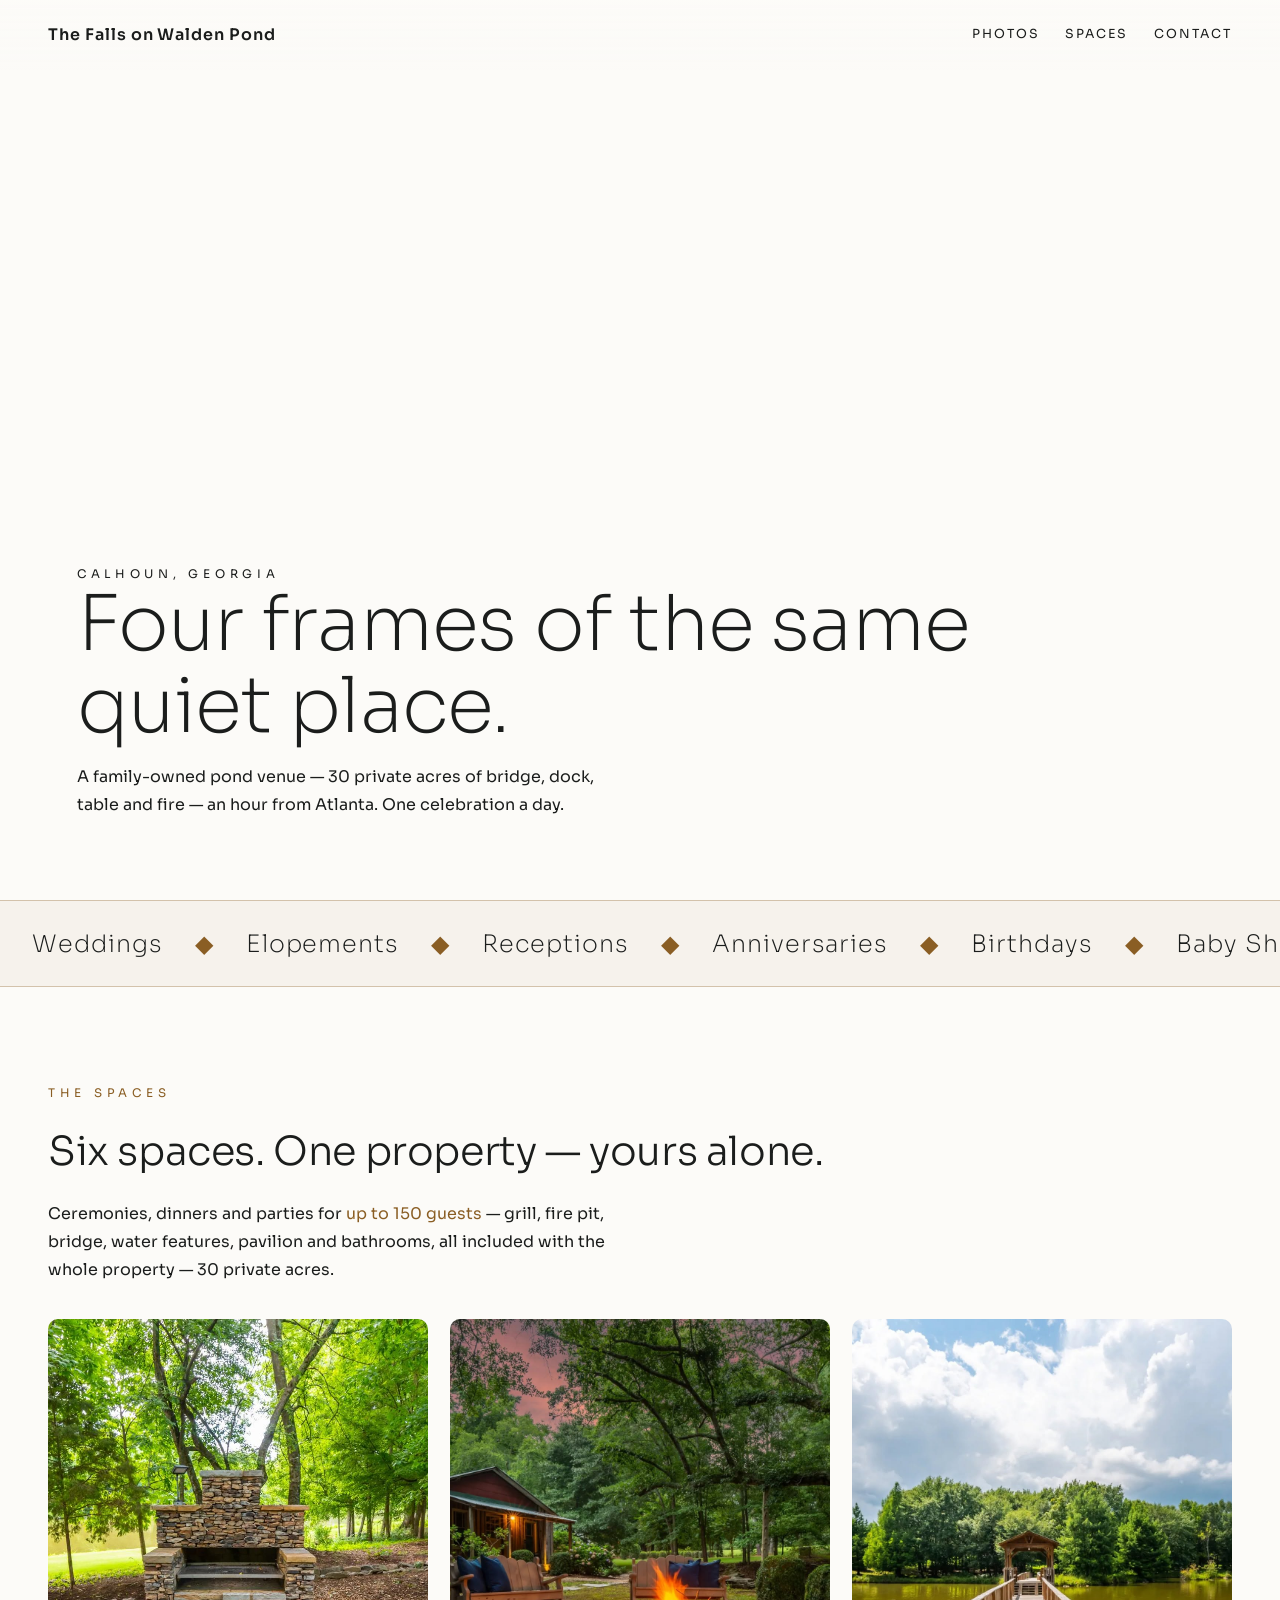
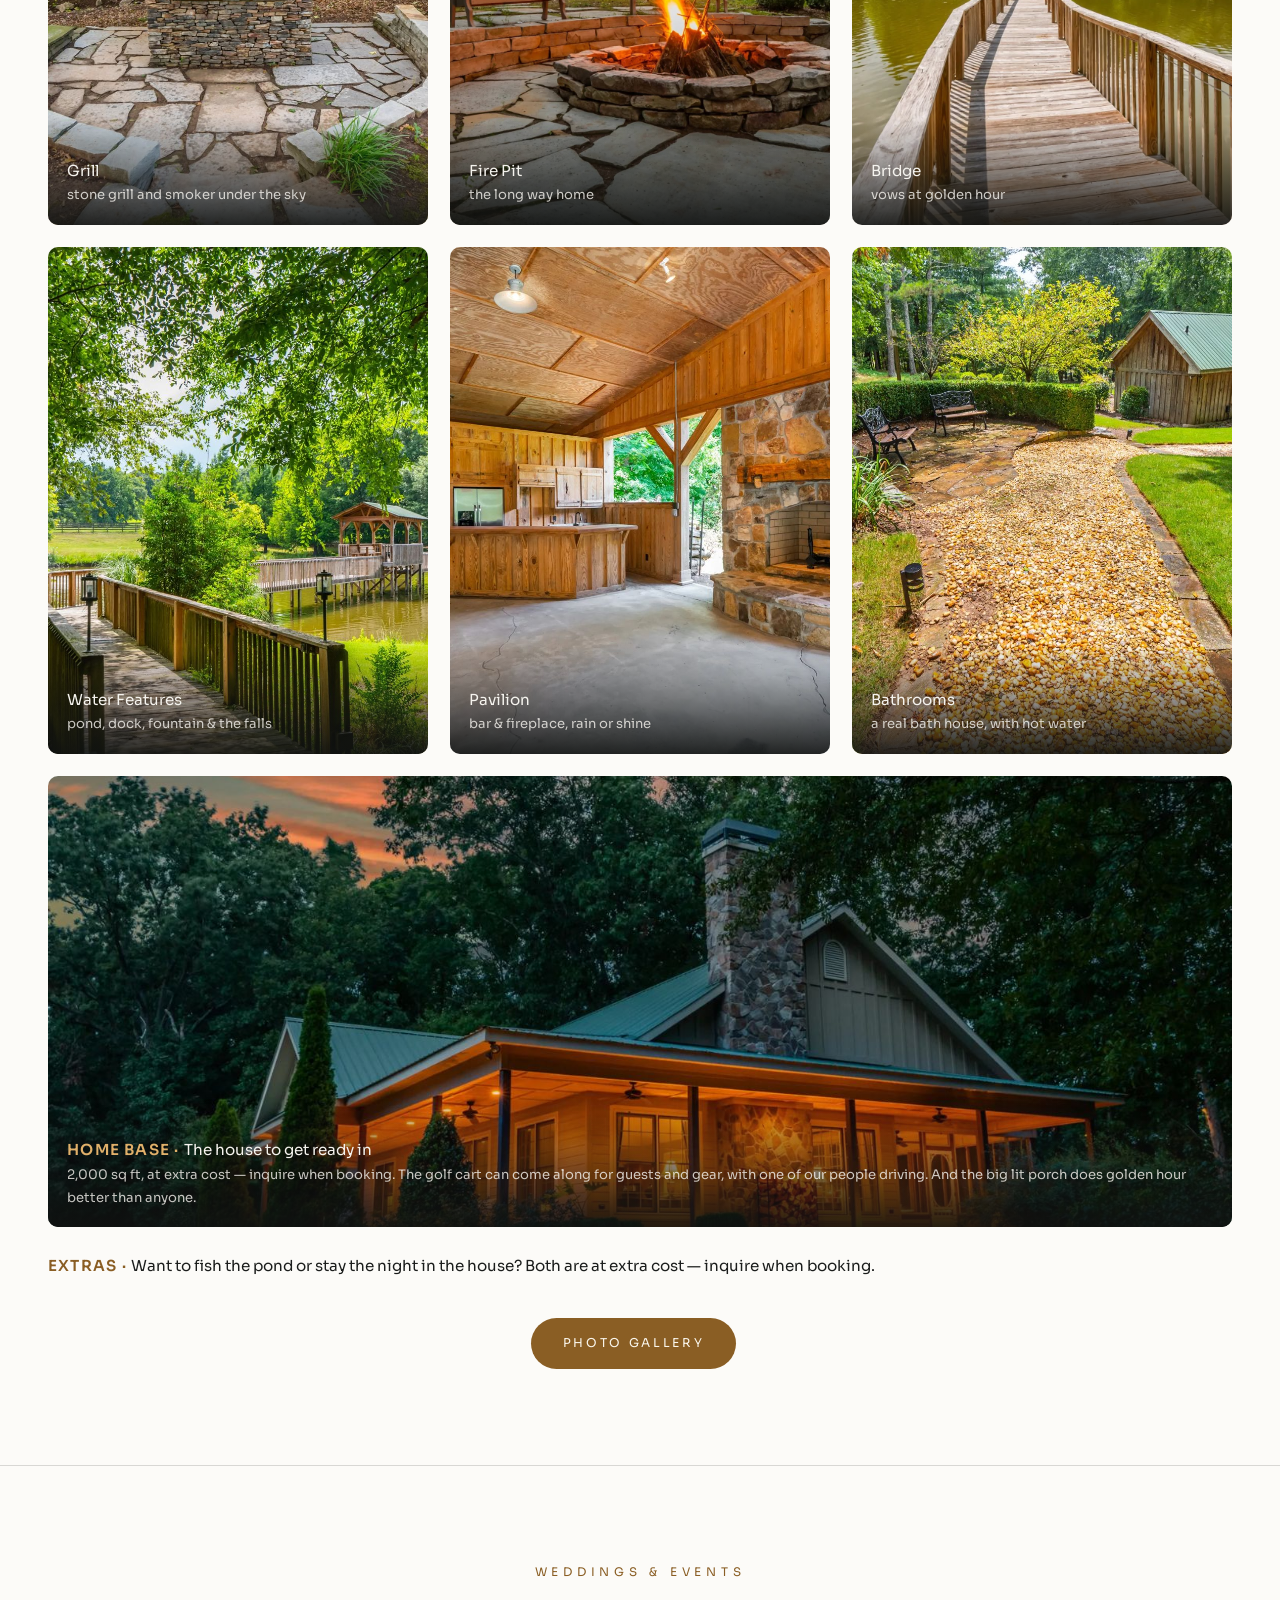
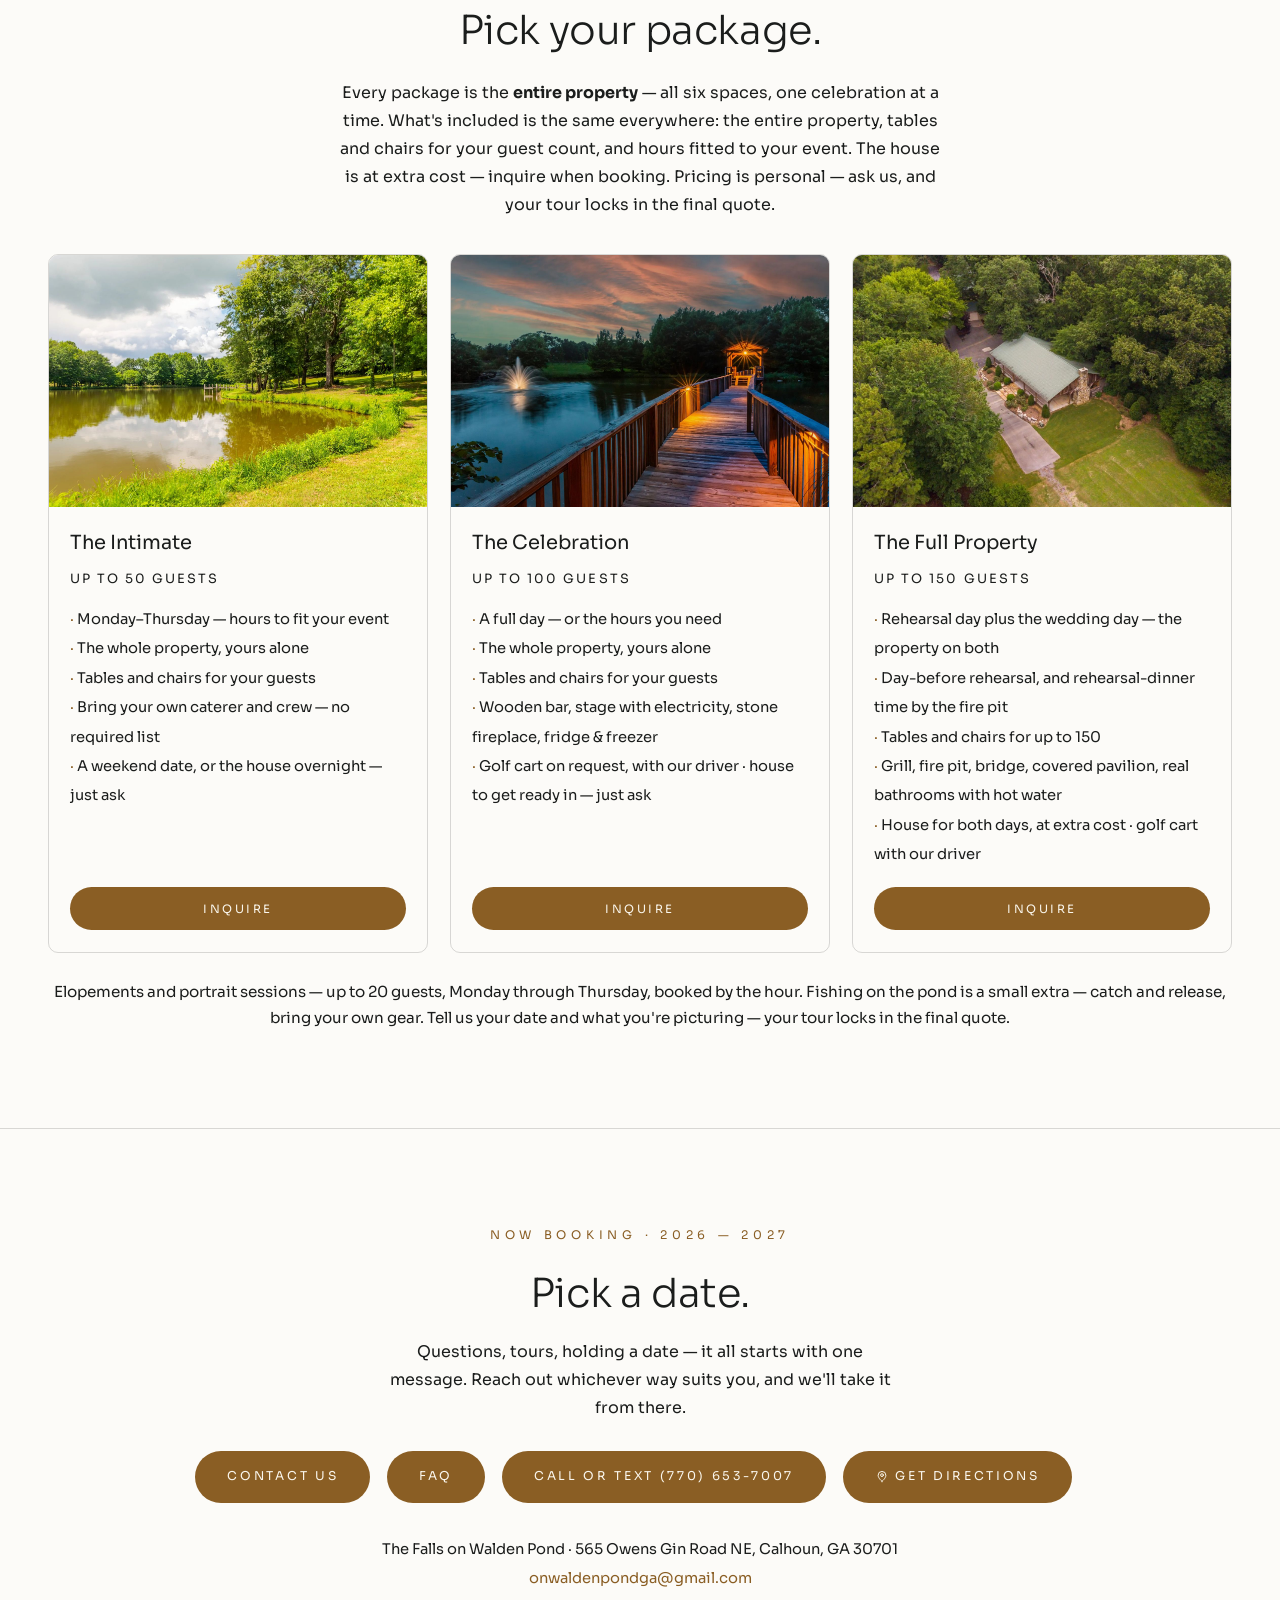
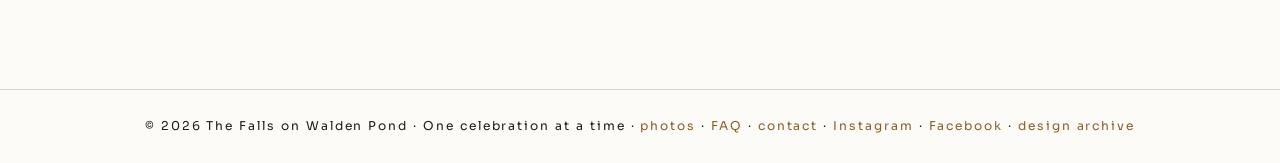
<file: index.html>
<!DOCTYPE html>
<html lang="en">
<head>
  <meta charset="UTF-8">
  <meta name="viewport" content="width=device-width, initial-scale=1.0">
    <meta name="robots" content="noindex">
  <title>The Falls on Walden Pond — Weddings &amp; Celebrations | Calhoun, Georgia</title>
  <meta name="description" content="The Falls on Walden Pond is a family-owned wedding and event venue on 30 private acres in Calhoun, Georgia — pond, lantern bridge, and fire pit grove. Up to 150 guests, one celebration a day, an hour from Atlanta. Check your date or request a tour.">
  <meta property="og:site_name" content="The Falls on Walden Pond">
  <meta property="og:type" content="website">
  <meta property="og:url" content="https://on-walden-pond.github.io/">
  <meta property="og:title" content="The Falls on Walden Pond — Weddings &amp; Celebrations | Calhoun, Georgia">
  <meta property="og:description" content="A family-owned wedding &amp; event venue in Calhoun, Georgia — pond, lantern bridge, fire pit grove. Up to 150 guests, one celebration a day, an hour from Atlanta.">
  <meta property="og:image" content="https://on-walden-pond.github.io/images/hero/hero-bridge-dusk.jpg">
  <meta name="twitter:card" content="summary_large_image">
  <link rel="icon" href="data:image/svg+xml,%3Csvg xmlns='http://www.w3.org/2000/svg' viewBox='0 0 64 64'%3E%3Ccircle cx='32' cy='32' r='30' fill='%232f4034'/%3E%3Cpath d='M14 38c6-4 10 4 16 0s10 4 16 0' stroke='%23f7f4ec' stroke-width='3' fill='none' stroke-linecap='round'/%3E%3Cpath d='M14 46c6-4 10 4 16 0s10 4 16 0' stroke='%23b08d57' stroke-width='3' fill='none' stroke-linecap='round'/%3E%3Cpath d='M32 12c6 6 6 14 0 20-6-6-6-14 0-20z' fill='%23f7f4ec'/%3E%3C/svg%3E">
  <link rel="preconnect" href="https://fonts.googleapis.com">
  <link rel="preconnect" href="https://fonts.gstatic.com" crossorigin>
  <link href="https://fonts.googleapis.com/css2?family=Sora:wght@200;300;400;600&display=swap" rel="stylesheet">
  <style>
    :root { --ink: #1b1d1c; --dim: #1b1d1c; --accent: #8a5e24; --bg: #fcfbf8;
      --hair: rgba(27,29,28,0.16); --line: rgba(27,29,28,0.38); --bar-g: rgba(252,251,248,0.86);
      --stage-g1: rgba(252,251,248,0.95); --stage-g2: rgba(252,251,248,0.38); }
    * { margin: 0; padding: 0; box-sizing: border-box; }
    html { scroll-behavior: smooth; }
    body { font-family: Sora, sans-serif; font-weight: 400; background: var(--bg); color: var(--ink); line-height: 1.75; transition: background-color .45s ease, color .45s ease; }
    img { display: block; max-width: 100%; }
    .lbl { font-size: 0.74rem; letter-spacing: 0.4em; text-transform: uppercase; color: var(--accent); }

    .bar { position: fixed; inset: 0 0 auto 0; z-index: 20; display: flex; justify-content: space-between; align-items: center; padding: 1.3rem clamp(1.25rem, 4vw, 3rem); background: linear-gradient(var(--bar-g), transparent); }
    .brand { font-weight: 600; letter-spacing: 0.06em; color: var(--ink); text-decoration: none; }
    nav { display: flex; gap: 1.6rem; }
    nav a { color: var(--ink); text-decoration: none; font-size: 0.78rem; letter-spacing: 0.16em; text-transform: uppercase; }
    nav a:hover { color: var(--accent); }
    .bar-right { display: flex; align-items: center; gap: 1.2rem; }
    .btn svg { width: 14px; height: 14px; vertical-align: -2.5px; margin-right: 0.4rem; }

    .stage { position: relative; height: 100vh; min-height: 560px; overflow: hidden; }
    .slide { position: absolute; inset: 0; opacity: 0; animation: mix 24s infinite; }
    .slide img { width: 100%; height: 100%; object-fit: cover; }
    .slide:nth-child(1) { animation-delay: 0s; }
    .slide:nth-child(2) { animation-delay: 6s; }
    .slide:nth-child(3) { animation-delay: 12s; }
    .slide:nth-child(4) { animation-delay: 18s; }
    @keyframes mix { 0% { opacity: 0; } 4% { opacity: 1; } 25% { opacity: 1; } 32% { opacity: 0; } 100% { opacity: 0; } }
    .stage::after { content: ""; position: absolute; inset: 0; background: linear-gradient(to top, var(--stage-g1), var(--stage-g2) 55%); }
    .stage-txt { position: absolute; left: clamp(1.5rem, 6vw, 5rem); bottom: clamp(3rem, 9vh, 6rem); right: 1.5rem; z-index: 5; }
    h1 { font-weight: 200; font-size: clamp(2.4rem, 6.5vw, 4.8rem); line-height: 1.06; letter-spacing: -0.01em; max-width: 16ch; }
    .stage-txt p { margin-top: 1rem; color: var(--dim); max-width: 34rem; }
    .btn { display: inline-block; margin-top: 1.8rem; margin-right: 0.8rem; padding: 0.95rem 2rem; font-size: 0.76rem; letter-spacing: 0.22em; text-transform: uppercase; text-decoration: none; border-radius: 999px; }
    .btn-solid { background: var(--accent); color: #faf6ec; }
    .btn-solid:hover { background: #6f4a1a; color: #faf6ec; }
    .btn-line { background: var(--accent); color: #faf6ec; }
    .btn-line:hover { background: #6f4a1a; color: #faf6ec; }

    section { padding: clamp(3.5rem, 9vw, 6rem) clamp(1.25rem, 5vw, 3rem); max-width: 80rem; margin: 0 auto; }
    h2 { font-weight: 300; font-size: clamp(1.6rem, 4vw, 2.5rem); margin: 0.8rem 0 2rem; letter-spacing: -0.01em; }
    .rowline { border-top: 1px solid var(--hair); }

    .cards { display: grid; grid-template-columns: repeat(3, 1fr); gap: 1.4rem; }
    .cards figure { position: relative; overflow: hidden; border-radius: 10px; }
    .cards img { aspect-ratio: 3/4; object-fit: cover; transition: transform 0.5s; }
    .cards figure:hover img { transform: scale(1.05); }
    .cards figcaption { position: absolute; inset: auto 0 0 0; padding: 2.6rem 1.2rem 1.1rem; background: linear-gradient(transparent, rgba(16,18,17,0.9)); font-size: 0.95rem; font-weight: 400; color: #f5f3ee; }
    .cards figcaption small { display: block; color: rgba(245,243,238,0.8); font-weight: 400; font-size: 0.82rem; }
    .cards .wide { grid-column: 1 / -1; }
    .cards .wide img { aspect-ratio: 21/8; }
    @media (max-width: 820px) { .cards .wide img { aspect-ratio: 16/9; } }
    .tiers { display: grid; grid-template-columns: repeat(3, 1fr); gap: 1.4rem; text-align: left; }
    .tiers .card { border: 1px solid var(--hair); border-radius: 10px; overflow: hidden; background: transparent; display: flex; flex-direction: column; }
    .tiers figure { overflow: hidden; }
    .tiers img { width: 100%; aspect-ratio: 3/2; object-fit: cover; transition: transform 0.5s; }
    .tiers .card:hover img { transform: scale(1.05); }
    .tiers .body { padding: 1.2rem 1.3rem 1.4rem; flex: 1; display: flex; flex-direction: column; }
    .tiers h3 { font-weight: 400; font-size: 1.22rem; margin: 0 0 0.5rem; }
    .tiers .price { color: var(--accent); font-size: 1.12rem; margin: 0 0 0.7rem; }
    .tiers .price small { display: block; color: var(--ink); opacity: 1; font-size: 0.8rem; letter-spacing: 0.16em; text-transform: uppercase; margin-bottom: 0.2rem; }
    .tiers ul { list-style: none; color: var(--dim); font-size: 0.92rem; line-height: 2; margin-bottom: 1.1rem; }
    .tiers ul li::before { content: "· "; color: var(--accent); }
    .tiers .inq { display: inline-block; text-align: center; margin-top: auto; padding: 0.7rem 1.7rem; font-size: 0.72rem; letter-spacing: 0.22em; text-transform: uppercase; text-decoration: none; border-radius: 999px; background: var(--accent); color: #faf6ec; }
    .tiers .inq:hover { background: #6f4a1a; color: #faf6ec; }


    .more { text-align: center; margin-top: 2.4rem; }
    .more .btn { margin-top: 0; }

    .marq { overflow: hidden; white-space: nowrap; border-block: 1px solid rgba(138,94,36,.32); padding: 1.35rem 0; font-weight: 200; font-size: 1.5rem; letter-spacing: .04em; color: var(--ink); background: rgba(138,94,36,.055); }
    .marq div { display: inline-block; animation: slide 28s linear infinite; }
    .marq span { margin: 0 2rem; }
    .marq b { color: var(--accent); font-weight: 400; }
    @media (max-width: 820px) { .marq { font-size: 1.02rem; padding: 0.95rem 0; } }
    @keyframes slide { from { transform: translateX(0); } to { transform: translateX(-50%); } }

    .book { text-align: center; }
    address { margin-top: 2rem; color: var(--dim); font-style: normal; font-size: 0.92rem; line-height: 2; }
    address a { color: var(--accent); text-decoration: none; }
    footer { text-align: center; padding: 1.6rem; font-size: 0.76rem; letter-spacing: 0.16em; color: var(--dim); border-top: 1px solid var(--hair); }
    footer a { color: var(--accent); text-decoration: none; }
    @media (max-width: 820px) { .cards, .tiers { grid-template-columns: 1fr 1fr; } nav a:not(:last-child) { display: none; } }
    @media (max-width: 560px) { .tiers { grid-template-columns: 1fr; } }
  </style>
</head>
<body>
  <div class="bar">
    <a class="brand" href="#top">The Falls on Walden Pond</a>
    <div class="bar-right">
      <nav>
        <a href="photos.html">Photos</a>
        <a href="#spaces">Spaces</a>
        <a href="contact.html">Contact</a>
      </nav>
    </div>
  </div>

  <div class="stage" id="top">
    <div class="slide"><img src="images/hero/hero-bridge-dusk.jpg" alt="The lantern bridge at dusk"></div>
    <div class="slide"><img src="photos-new/walden-pond-new/2.jpg" alt="The boardwalk to the gazebo, midsummer"></div>
    <div class="slide"><img src="photos-new/falls-twilight/21.jpg" alt="The fountain against a sunset sky"></div>
    <div class="slide"><img src="images/venue/firepit-grove.jpg" alt="The fire pit grove at dusk"></div>
    <div class="stage-txt">
      <p class="lbl">Calhoun, Georgia</p>
      <h1>Four frames of the same quiet place.</h1>
      <p>A family-owned pond venue — 30 private acres of bridge, dock, table and fire — an hour from Atlanta. One celebration a day.</p>
    </div>
  </div>

  <div class="marq"><div>
    <span>Weddings</span><b>◆</b><span>Elopements</span><b>◆</b><span>Receptions</span><b>◆</b><span>Anniversaries</span><b>◆</b><span>Birthdays</span><b>◆</b><span>Baby Showers</span><b>◆</b><span>Reunions</span><b>◆</b>
    <span>Weddings</span><b>◆</b><span>Elopements</span><b>◆</b><span>Receptions</span><b>◆</b><span>Anniversaries</span><b>◆</b><span>Birthdays</span><b>◆</b><span>Baby Showers</span><b>◆</b><span>Reunions</span><b>◆</b>
  </div></div>

  <section id="spaces">
    <p class="lbl">The Spaces</p>
    <h2>Six spaces. One property — yours alone.</h2>
    <p style="color:var(--dim);max-width:38rem;margin:-1.2rem 0 2.2rem">Ceremonies, dinners and parties for <b style="font-weight:400;color:var(--accent)">up to 150 guests</b> — grill, fire pit, bridge, water features, pavilion and bathrooms, all included with the whole property — 30 private acres.</p>
    <div class="cards">
      <figure><img src="photos-new/outdoor-features/17.jpg" alt="The outdoor stone grill and smoker on a stone patio" loading="lazy"><figcaption>Grill<small>stone grill and smoker under the sky</small></figcaption></figure>
      <figure><img src="images/venue/firepit-grove.jpg" alt="The fire pit grove at dusk" loading="lazy"><figcaption>Fire Pit<small>the long way home</small></figcaption></figure>
      <figure><img src="images/venue/ceremony-bridge-day.jpg" alt="The ceremony bridge" loading="lazy"><figcaption>Bridge<small>vows at golden hour</small></figcaption></figure>
      <figure><img src="photos-new/walden-pond-new/2.jpg" alt="The boardwalk to the gazebo crossing the pond" loading="lazy"><figcaption>Water Features<small>pond, dock, fountain &amp; the falls</small></figcaption></figure>
      <figure><img src="photos-new/covered-pavilion/5.jpg" alt="Inside the covered pavilion: wooden bar and stone fireplace" loading="lazy"><figcaption>Pavilion<small>bar &amp; fireplace, rain or shine</small></figcaption></figure>
      <figure><img src="photos-new/bath-house/7.jpg" alt="Garden path with benches leading to the green-roofed bath house" loading="lazy"><figcaption>Bathrooms<small>a real bath house, with hot water</small></figcaption></figure>
      <figure class="wide"><img src="photos-new/falls-twilight/16.jpg" alt="The house glowing at golden hour under an orange twilight sky, porch lamps on" loading="lazy"><figcaption><b style="color:#e0b06a;font-weight:600;letter-spacing:0.08em">HOME&nbsp;BASE&nbsp;·&nbsp;</b>The house to get ready in<small>2,000 sq ft, at extra cost — inquire when booking. The golf cart can come along for guests and gear, with one of our people driving. And the big lit porch does golden hour better than anyone.</small></figcaption></figure>
    </div>
    <p style="color:var(--dim);margin:1.6rem 0 0;font-size:0.95rem"><b style="color:var(--accent);font-weight:600;letter-spacing:0.08em">EXTRAS&nbsp;·&nbsp;</b>Want to fish the pond or stay the night in the house? Both are at extra cost — inquire when booking.</p>
    <div class="more"><a class="btn btn-solid" href="photos.html">Photo Gallery</a></div>
  </section>

  <section class="book rowline" id="pricing">
    <p class="lbl">Weddings &amp; Events</p>
    <h2>Pick your package.</h2>
    <p style="color:var(--dim);max-width:38rem;margin:-1.2rem auto 2.2rem">Every package is the <b>entire property</b> — all six spaces, one celebration at a time. What's included is the same everywhere: the entire property, tables and chairs for your guest count, and hours fitted to your event. The house is at extra cost — inquire when booking. Pricing is personal — ask us, and your tour locks in the final quote.</p>
    <div class="tiers">
      <div class="card">
        <figure><img src="photos-new/walden-pond-new/17.jpg" alt="Quiet morning on the pond's grassy shoreline" loading="lazy"></figure>
        <div class="body">
          <h3>The Intimate</h3>
          <p class="price"><small>Up to 50 guests</small></p>
          <ul>
            <li>Monday–Thursday — hours to fit your event</li>
            <li>The whole property, yours alone</li>
            <li>Tables and chairs for your guests</li>
            <li>Bring your own caterer and crew — no required list</li>
            <li>A weekend date, or the house overnight — just ask</li>
          </ul>
          <a class="inq" href="contact.html">Inquire</a>
        </div>
      </div>
      <div class="card">
        <figure><img src="photos-new/falls-twilight/20.jpg" alt="The lit footbridge to the gazebo over the pond at sunset" loading="lazy"></figure>
        <div class="body">
          <h3>The Celebration</h3>
          <p class="price"><small>Up to 100 guests</small></p>
          <ul>
            <li>A full day — or the hours you need</li>
            <li>The whole property, yours alone</li>
            <li>Tables and chairs for your guests</li>
            <li>Wooden bar, stage with electricity, stone fireplace, fridge &amp; freezer</li>
            <li>Golf cart on request, with our driver · house to get ready in — just ask</li>
          </ul>
          <a class="inq" href="contact.html">Inquire</a>
        </div>
      </div>
      <div class="card">
        <figure><img src="photos-new/covered-pavilion/1.jpg" alt="Aerial view of the green-roofed pavilion among the trees" loading="lazy"></figure>
        <div class="body">
          <h3>The Full Property</h3>
          <p class="price"><small>Up to 150 guests</small></p>
          <ul>
            <li>Rehearsal day plus the wedding day — the property on both</li>
            <li>Day-before rehearsal, and rehearsal-dinner time by the fire pit</li>
            <li>Tables and chairs for up to 150</li>
            <li>Grill, fire pit, bridge, covered pavilion, real bathrooms with hot water</li>
            <li>House for both days, at extra cost · golf cart with our driver</li>
          </ul>
          <a class="inq" href="contact.html">Inquire</a>
        </div>
      </div>
    </div>
    <p style="color:var(--dim);margin:1.6rem 0 0;font-size:0.95rem">Elopements and portrait sessions — up to 20 guests, Monday through Thursday, booked by the hour. Fishing on the pond is a small extra — catch and release, bring your own gear. Tell us your date and what you're picturing — your tour locks in the final quote.</p>
  </section>

  <section class="book rowline" id="book">
    <p class="lbl">Now Booking · 2026 — 2027</p>
    <h2 style="margin-bottom:0.6rem">Pick a date.</h2>
    <p style="color:var(--dim);max-width:32rem;margin:0 auto">Questions, tours, holding a date — it all starts with one message. Reach out whichever way suits you, and we'll take it from there.</p>
    <div>
      <a class="btn btn-solid" href="contact.html">Contact Us</a>
      <a class="btn btn-line" href="faq.html">FAQ</a>
      <a class="btn btn-line" href="tel:+17706537007">Call or text (770) 653-7007</a>
      <a class="btn btn-line" href="https://www.google.com/maps/search/?api=1&query=565+Owens+Gin+Road+NE,+Calhoun,+GA+30701" target="_blank" rel="noopener"><svg viewBox="0 0 24 24" fill="none" stroke="currentColor" stroke-width="1.7" stroke-linecap="round" stroke-linejoin="round"><path d="M12 21.2s-6.6-5.2-6.6-10.4A6.6 6.6 0 0 1 12 4.2a6.6 6.6 0 0 1 6.6 6.6c0 5.2-6.6 10.4-6.6 10.4z"/><circle cx="12" cy="10.5" r="2.4"/></svg>Get Directions</a>
    </div>
    <address>The Falls on Walden Pond · 565 Owens Gin Road NE, Calhoun, GA 30701<br><a href="mailto:onwaldenpondga@gmail.com">onwaldenpondga@gmail.com</a></address>
  </section>

  <footer>© 2026 The Falls on Walden Pond · One celebration at a time · <a href="photos.html">photos</a> · <a href="faq.html">FAQ</a> · <a href="contact.html">contact</a> · <a href="https://instagram.com/the_falls_on_walden_pond" target="_blank" rel="noopener">Instagram</a> · <a href="https://www.facebook.com/people/The-Falls-on-Walden-Pond/61592246888182/" target="_blank" rel="noopener">Facebook</a> · <a href="templates/">design archive</a></footer>
</body>
</html>
</file>
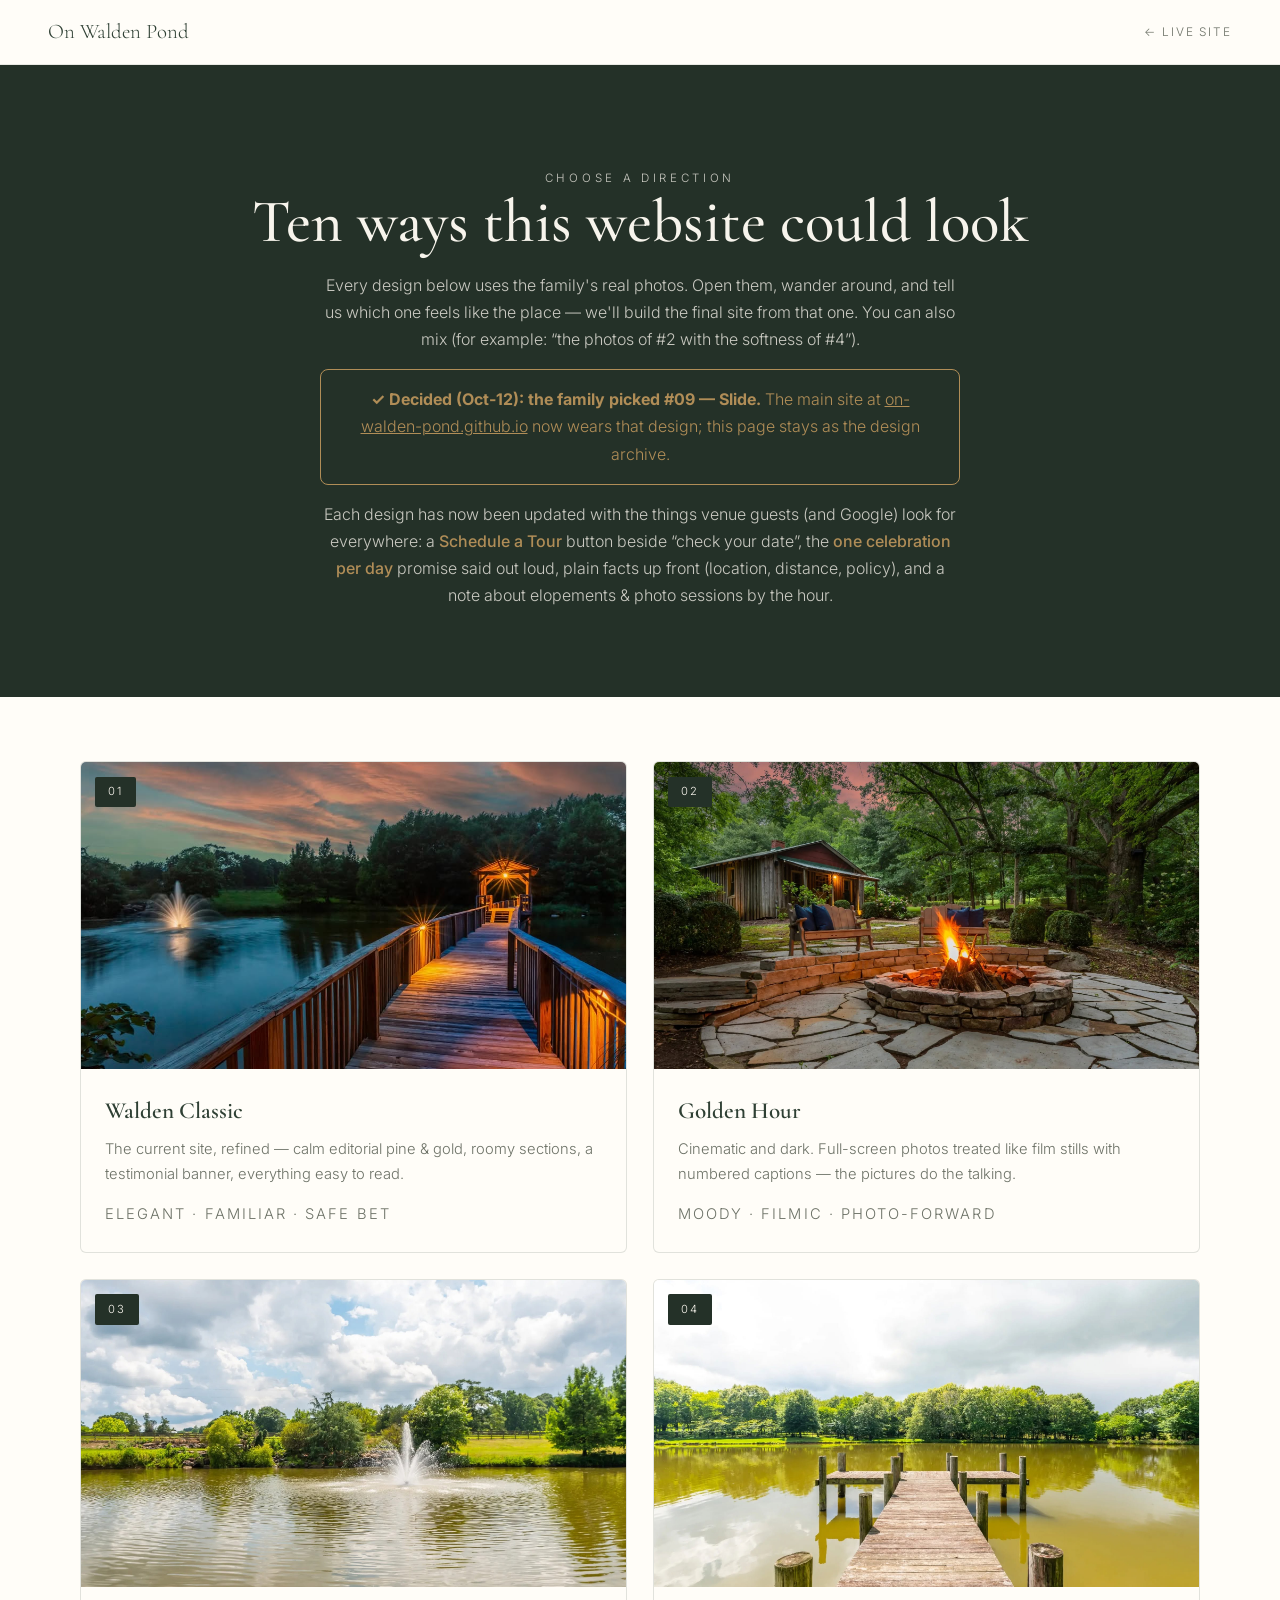
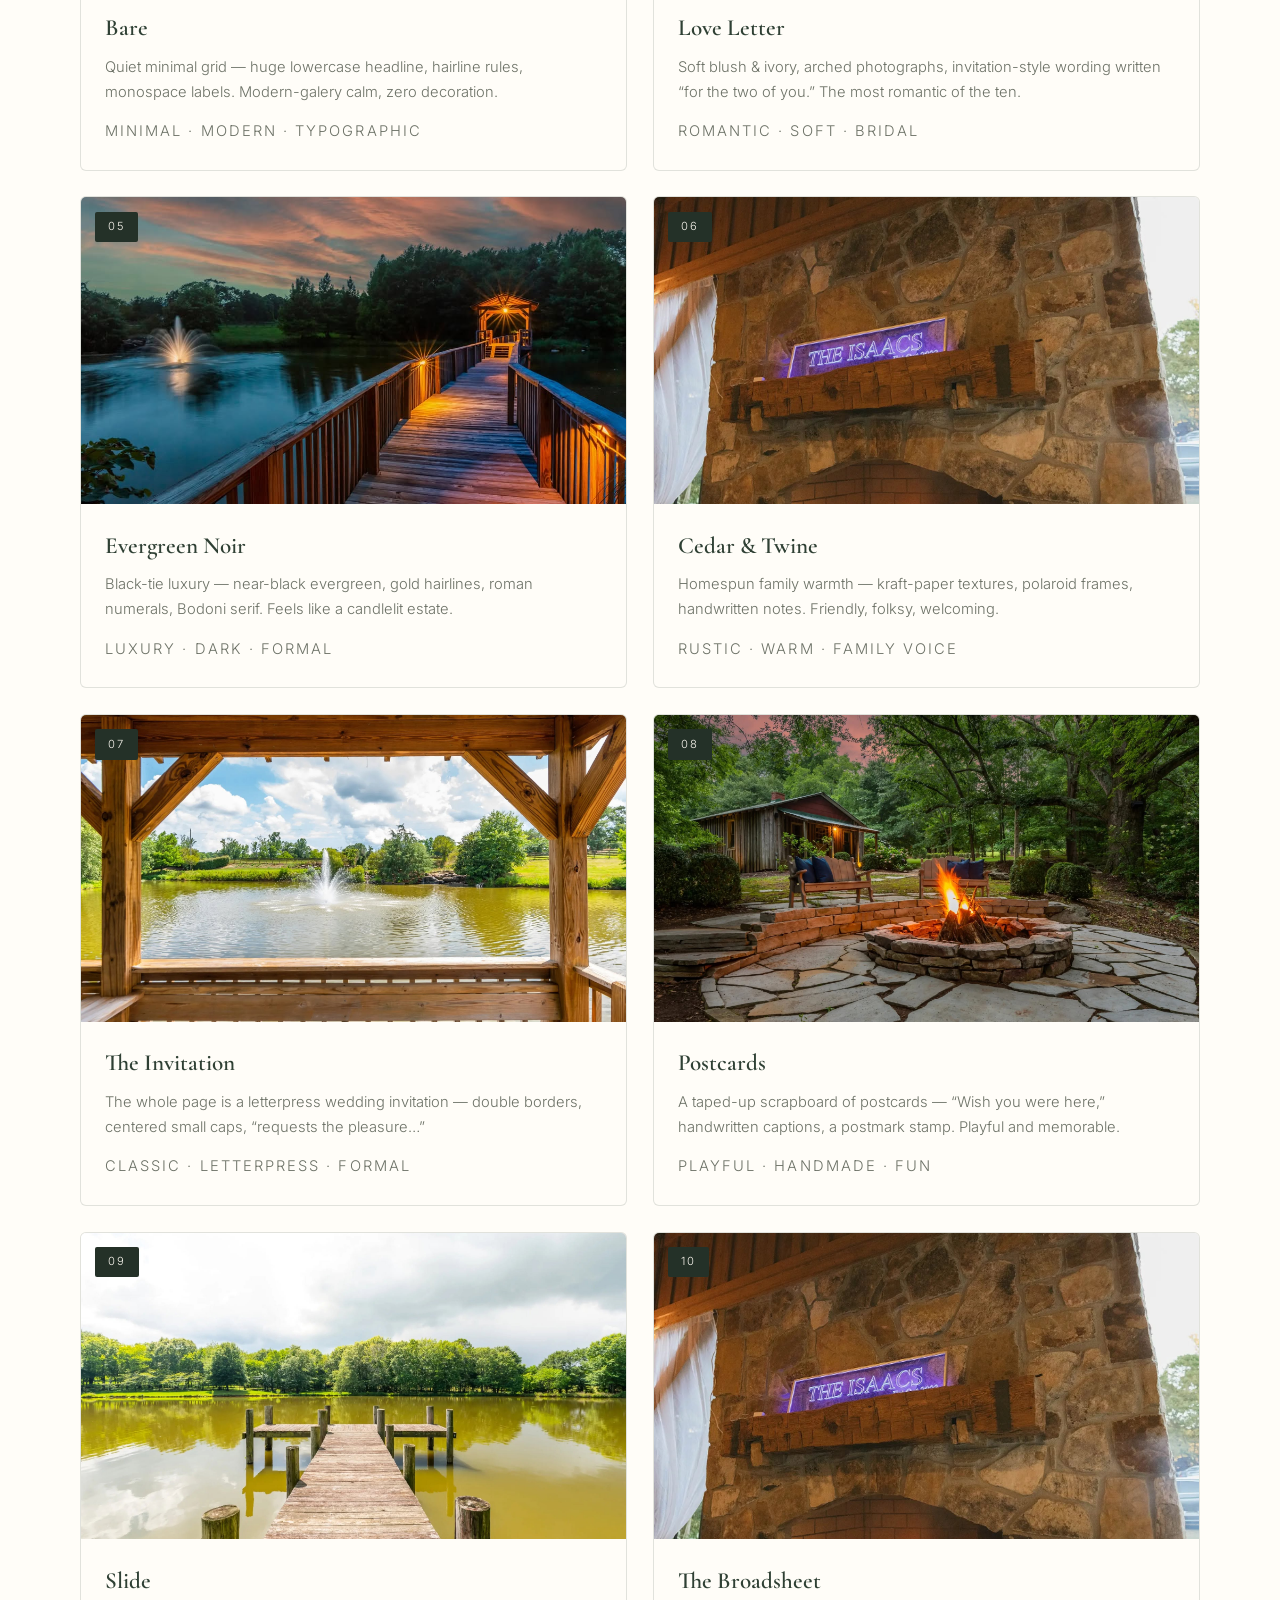
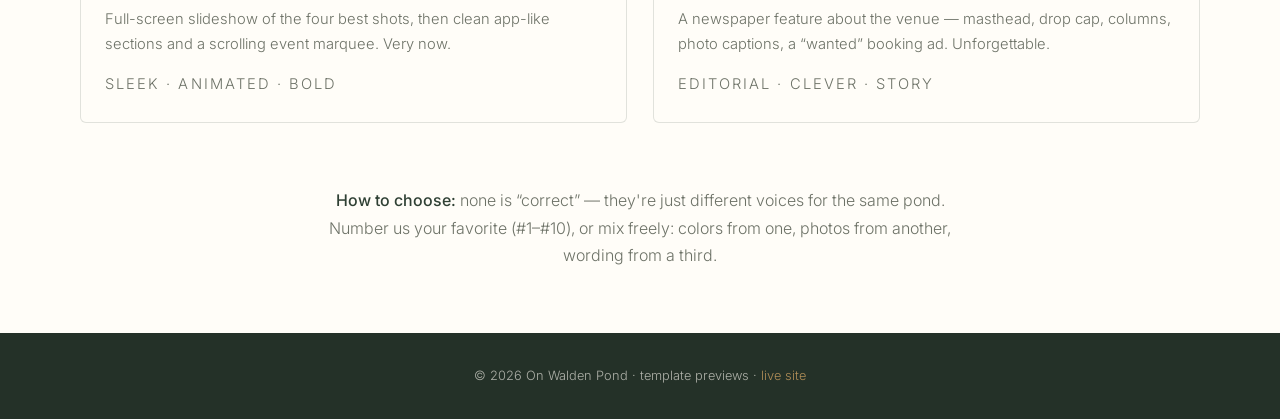
<file: templates/index.html>
<!DOCTYPE html>
<html lang="en">
<head>
  <meta charset="UTF-8">
  <meta name="viewport" content="width=device-width, initial-scale=1.0">
    <meta name="robots" content="noindex">
  <title>Choose a Direction — 10 Template Designs | On Walden Pond</title>
  <meta name="description" content="Ten design directions for the On Walden Pond website, all built with the family's real wedding photos. Pick a favorite to develop further.">
  <meta property="og:site_name" content="On Walden Pond">
  <meta property="og:type" content="website">
  <meta property="og:url" content="https://on-walden-pond.github.io/templates/">
  <meta property="og:title" content="Pick a Look — Ten Designs for On Walden Pond">
  <meta property="og:description" content="Ten design directions for the On Walden Pond venue website, all built with the family's real wedding photos. Tap one and cast your vote.">
  <meta property="og:image" content="https://on-walden-pond.github.io/images/hero/hero-bridge-dusk.jpg">
  <meta name="twitter:card" content="summary_large_image">
  <link rel="preconnect" href="https://fonts.googleapis.com">
  <link rel="preconnect" href="https://fonts.gstatic.com" crossorigin>
  <link href="https://fonts.googleapis.com/css2?family=Cormorant+Garamond:ital,wght@0,400;0,500;0,600;1,400&family=Inter:wght@300;400;500&display=swap" rel="stylesheet">
  <style>
    :root { --pine: #2f4034; --pine-deep: #243128; --cream: #f7f4ec; --paper: #fffdf8; --gold: #b08d57; --ink: #33362f; --muted: #6d7267;
      --serif: "Cormorant Garamond", Georgia, serif; --sans: "Inter", sans-serif; }
    * { margin: 0; padding: 0; box-sizing: border-box; }
    html { scroll-behavior: smooth; }
    body { font-family: var(--sans); font-weight: 300; color: var(--ink); background: var(--paper); line-height: 1.7; }
    img { display: block; width: 100%; }
    .wrap { max-width: 76rem; margin: 0 auto; padding: 0 clamp(1.25rem, 5vw, 3rem); }

    header { position: sticky; top: 0; z-index: 10; display: flex; justify-content: space-between; align-items: center; gap: 1rem; flex-wrap: wrap;
      padding: 0.9rem clamp(1.25rem, 5vw, 3rem); background: color-mix(in srgb, var(--paper) 90%, transparent); backdrop-filter: blur(8px); border-bottom: 1px solid color-mix(in srgb, var(--pine) 10%, transparent); }
    .brand { font-family: var(--serif); font-size: 1.3rem; color: var(--pine); text-decoration: none; }
    .back { font-size: 0.74rem; letter-spacing: 0.16em; text-transform: uppercase; color: var(--muted); text-decoration: none; }
    .back:hover { color: var(--pine); }

    .intro { background: var(--pine-deep); color: var(--cream); text-align: center; padding: clamp(3rem, 8vw, 5.5rem) 1.5rem; }
    .eyebrow { font-size: 0.72rem; letter-spacing: 0.32em; text-transform: uppercase; color: var(--gold); margin-bottom: 1rem; }
    h1 { font-family: var(--serif); font-weight: 500; font-size: clamp(2.2rem, 6vw, 3.8rem); line-height: 1.1; }
    .intro p { color: color-mix(in srgb, var(--cream) 78%, transparent); max-width: 40rem; margin: 1rem auto 0; }

    .grid { display: grid; grid-template-columns: 1fr 1fr; gap: 1.6rem; padding: clamp(2rem, 6vw, 4rem) 0; }
    .opt { border: 1px solid color-mix(in srgb, var(--pine) 14%, transparent); border-radius: 6px; overflow: hidden; background: var(--paper); text-decoration: none; color: inherit; display: flex; flex-direction: column; transition: transform 0.2s, box-shadow 0.2s; position: relative; }
    .opt:hover { transform: translateY(-4px); box-shadow: 0 18px 36px -18px rgba(36,49,40,0.35); }
    .shot { position: relative; }
    .shot img { aspect-ratio: 16/9; object-fit: cover; }
    .num { position: absolute; top: 0.9rem; left: 0.9rem; background: var(--pine-deep); color: var(--cream); font-size: 0.7rem; letter-spacing: 0.2em; padding: 0.35rem 0.8rem; border-radius: 2px; }
    .view { position: absolute; inset: 0; display: grid; place-items: center; background: rgba(36,49,40,0.55); opacity: 0; transition: opacity 0.25s; }
    .view span { color: var(--cream); border: 1px solid var(--cream); padding: 0.7rem 1.6rem; font-size: 0.72rem; letter-spacing: 0.22em; text-transform: uppercase; }
    .opt:hover .view { opacity: 1; }
    .body { padding: 1.4rem 1.5rem 1.6rem; flex: 1; }
    .body h2 { font-family: var(--serif); font-weight: 600; font-size: 1.45rem; color: var(--pine); margin-bottom: 0.4rem; }
    .body p { font-size: 0.92rem; color: var(--muted); }
    .tags { margin-top: 0.9rem; font-size: 0.68rem; letter-spacing: 0.14em; text-transform: uppercase; color: var(--gold); }

    .mix { text-align: center; padding: 0 1.5rem clamp(2.5rem, 6vw, 4rem); }
    .mix p { color: var(--muted); max-width: 40rem; margin: 0 auto; }
    .mix b { color: var(--pine); font-weight: 500; }
    footer { text-align: center; padding: 2rem 1rem; background: var(--pine-deep); color: color-mix(in srgb, var(--cream) 65%, transparent); font-size: 0.8rem; }
    footer a { color: var(--gold); text-decoration: none; }
    @media (max-width: 720px) { .grid { grid-template-columns: 1fr; } }
  </style>
</head>
<body>
  <header>
    <a class="brand" href="../">On Walden Pond</a>
    <a class="back" href="../">← Live site</a>
  </header>

  <section class="intro">
    <p class="eyebrow">Choose a Direction</p>
    <h1>Ten ways this website could look</h1>
    <p>Every design below uses the family's real photos. Open them, wander around, and tell us which one feels like the place — we'll build the final site from that one. You can also mix (for example: “the photos of #2 with the softness of #4”).</p>
    <p style="margin-top:1rem;padding:1rem 1.2rem;border:1px solid var(--gold);border-radius:8px;color:var(--gold)"><b>✓ Decided (Oct-12): the family picked #09 — Slide.</b> The main site at <a href="../" style="color:var(--gold)">on-walden-pond.github.io</a> now wears that design; this page stays as the design archive.</p>
    <p style="margin-top:1rem">Each design has now been updated with the things venue guests (and Google) look for everywhere: a <b style="color:var(--gold);font-weight:500">Schedule&nbsp;a&nbsp;Tour</b> button beside “check your date”, the <b style="color:var(--gold);font-weight:500">one celebration per day</b> promise said out loud, plain facts up front (location, distance, policy), and a note about elopements &amp; photo sessions by the hour.</p>
  </section>

  <div class="wrap">
    <div class="grid">
      <a class="opt" href="01-classic/">
        <div class="shot"><img src="../images/hero/hero-bridge-dusk.jpg" alt="Walden Classic preview" loading="lazy"><span class="num">01</span><span class="view"><span>Open</span></span></div>
        <div class="body"><h2>Walden Classic</h2><p>The current site, refined — calm editorial pine &amp; gold, roomy sections, a testimonial banner, everything easy to read.</p><p class="tags">Elegant · familiar · safe bet</p></div>
      </a>
      <a class="opt" href="02-golden-hour/">
        <div class="shot"><img src="../images/venue/firepit-grove.jpg" alt="Golden Hour preview" loading="lazy"><span class="num">02</span><span class="view"><span>Open</span></span></div>
        <div class="body"><h2>Golden Hour</h2><p>Cinematic and dark. Full-screen photos treated like film stills with numbered captions — the pictures do the talking.</p><p class="tags">Moody · filmic · photo-forward</p></div>
      </a>
      <a class="opt" href="03-bare/">
        <div class="shot"><img src="../images/venue/pond-fountain.jpg" alt="Bare preview" loading="lazy"><span class="num">03</span><span class="view"><span>Open</span></span></div>
        <div class="body"><h2>Bare</h2><p>Quiet minimal grid — huge lowercase headline, hairline rules, monospace labels. Modern-galery calm, zero decoration.</p><p class="tags">Minimal · modern · typographic</p></div>
      </a>
      <a class="opt" href="04-love-letter/">
        <div class="shot"><img src="../images/venue/pond-dock.jpg" alt="Love Letter preview" loading="lazy"><span class="num">04</span><span class="view"><span>Open</span></span></div>
        <div class="body"><h2>Love Letter</h2><p>Soft blush &amp; ivory, arched photographs, invitation-style wording written “for the two of you.” The most romantic of the ten.</p><p class="tags">Romantic · soft · bridal</p></div>
      </a>
      <a class="opt" href="05-evergreen-noir/">
        <div class="shot"><img src="../images/hero/hero-bridge-dusk.jpg" alt="Evergreen Noir preview" loading="lazy"><span class="num">05</span><span class="view"><span>Open</span></span></div>
        <div class="body"><h2>Evergreen Noir</h2><p>Black-tie luxury — near-black evergreen, gold hairlines, roman numerals, Bodoni serif. Feels like a candlelit estate.</p><p class="tags">Luxury · dark · formal</p></div>
      </a>
      <a class="opt" href="06-cedar-twine/">
        <div class="shot"><img src="../images/reception/fireplace-gathering.jpg" alt="Cedar and Twine preview" loading="lazy"><span class="num">06</span><span class="view"><span>Open</span></span></div>
        <div class="body"><h2>Cedar &amp; Twine</h2><p>Homespun family warmth — kraft-paper textures, polaroid frames, handwritten notes. Friendly, folksy, welcoming.</p><p class="tags">Rustic · warm · family voice</p></div>
      </a>
      <a class="opt" href="07-invitation/">
        <div class="shot"><img src="../images/venue/gazebo-fountain-view.jpg" alt="The Invitation preview" loading="lazy"><span class="num">07</span><span class="view"><span>Open</span></span></div>
        <div class="body"><h2>The Invitation</h2><p>The whole page is a letterpress wedding invitation — double borders, centered small caps, “requests the pleasure…”</p><p class="tags">Classic · letterpress · formal</p></div>
      </a>
      <a class="opt" href="08-postcards/">
        <div class="shot"><img src="../images/venue/firepit-grove.jpg" alt="Postcards preview" loading="lazy"><span class="num">08</span><span class="view"><span>Open</span></span></div>
        <div class="body"><h2>Postcards</h2><p>A taped-up scrapboard of postcards — “Wish you were here,” handwritten captions, a postmark stamp. Playful and memorable.</p><p class="tags">Playful · handmade · fun</p></div>
      </a>
      <a class="opt" href="09-slide/">
        <div class="shot"><img src="../images/venue/pond-dock.jpg" alt="Slide preview" loading="lazy"><span class="num">09</span><span class="view"><span>Open</span></span></div>
        <div class="body"><h2>Slide</h2><p>Full-screen slideshow of the four best shots, then clean app-like sections and a scrolling event marquee. Very now.</p><p class="tags">Sleek · animated · bold</p></div>
      </a>
      <a class="opt" href="10-broadsheet/">
        <div class="shot"><img src="../images/reception/fireplace-gathering.jpg" alt="The Broadsheet preview" loading="lazy"><span class="num">10</span><span class="view"><span>Open</span></span></div>
        <div class="body"><h2>The Broadsheet</h2><p>A newspaper feature about the venue — masthead, drop cap, columns, photo captions, a “wanted” booking ad. Unforgettable.</p><p class="tags">Editorial · clever · story</p></div>
      </a>
    </div>

    <div class="mix">
      <p><b>How to choose:</b> none is “correct” — they're just different voices for the same pond. Number us your favorite (#1–#10), or mix freely: colors from one, photos from another, wording from a third.</p>
    </div>
  </div>

  <footer>© 2026 On Walden Pond · template previews · <a href="../">live site</a></footer>
</body>
</html>
</file>
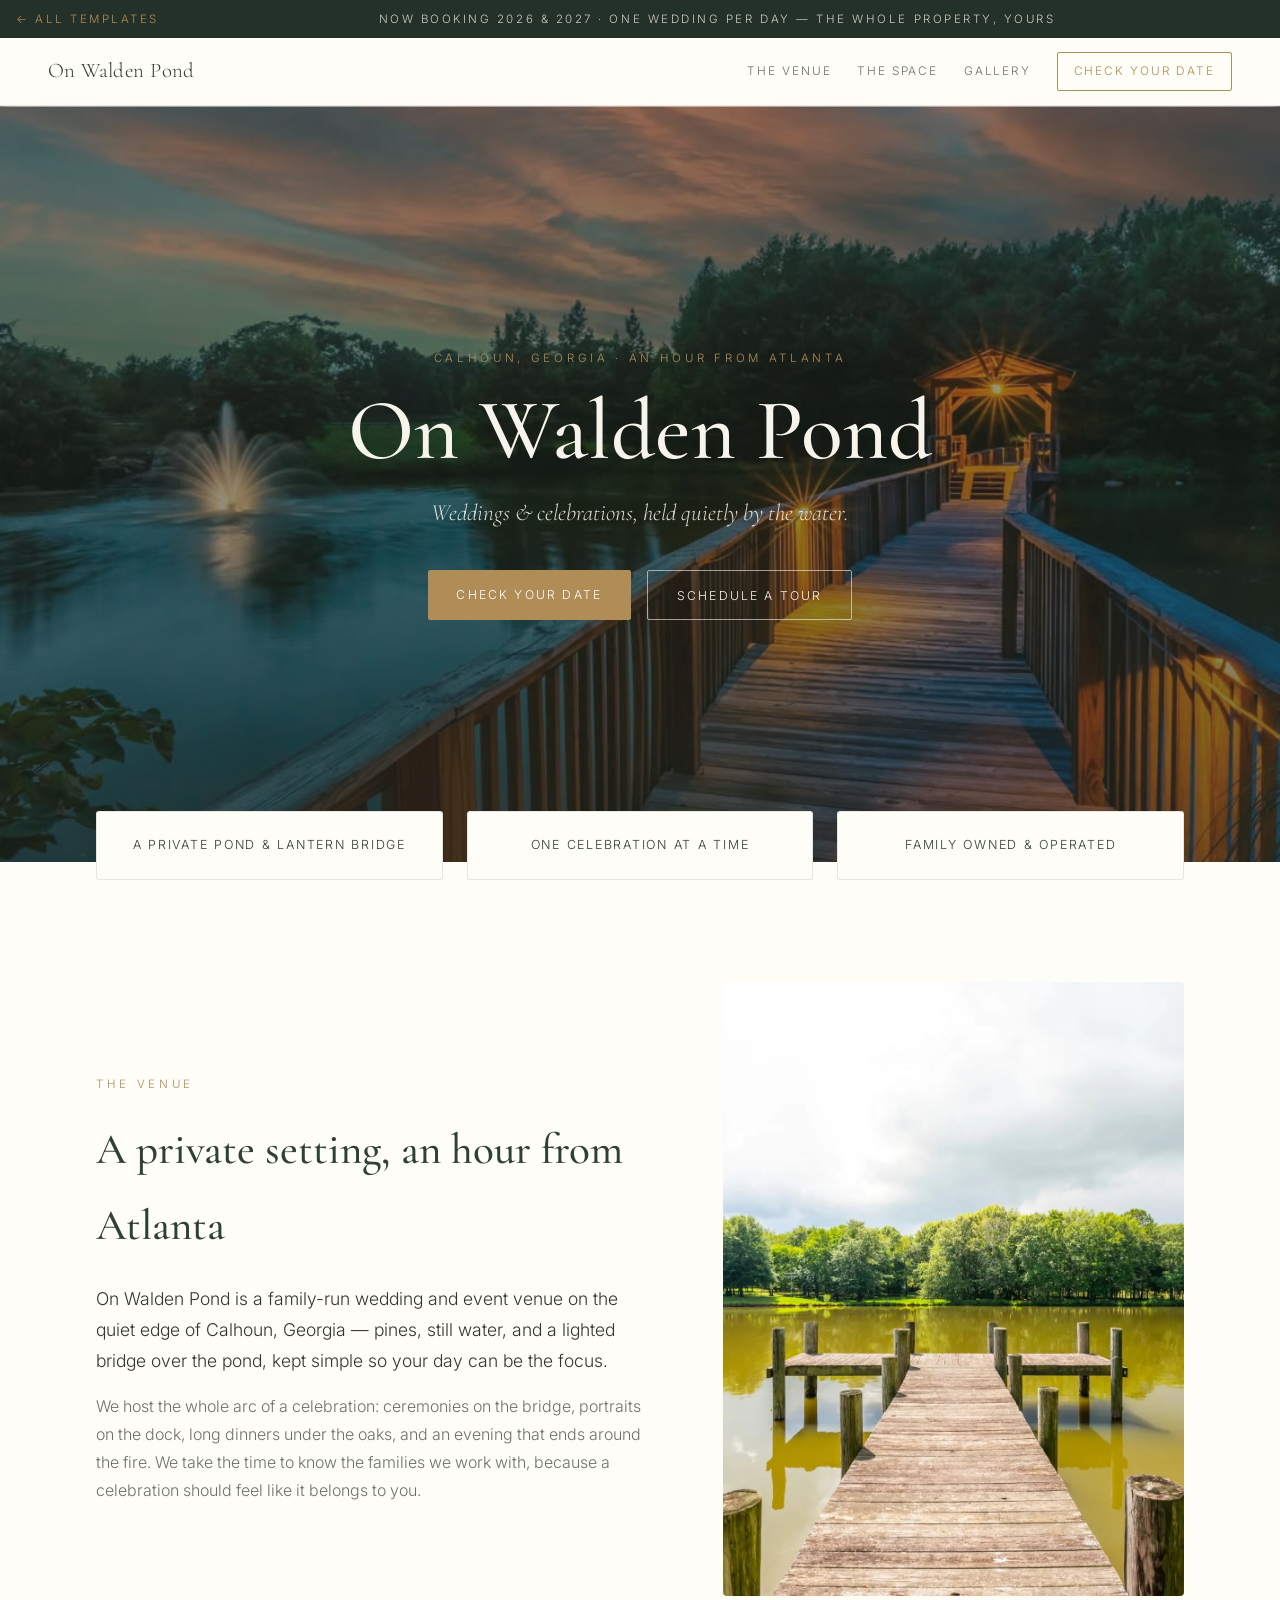
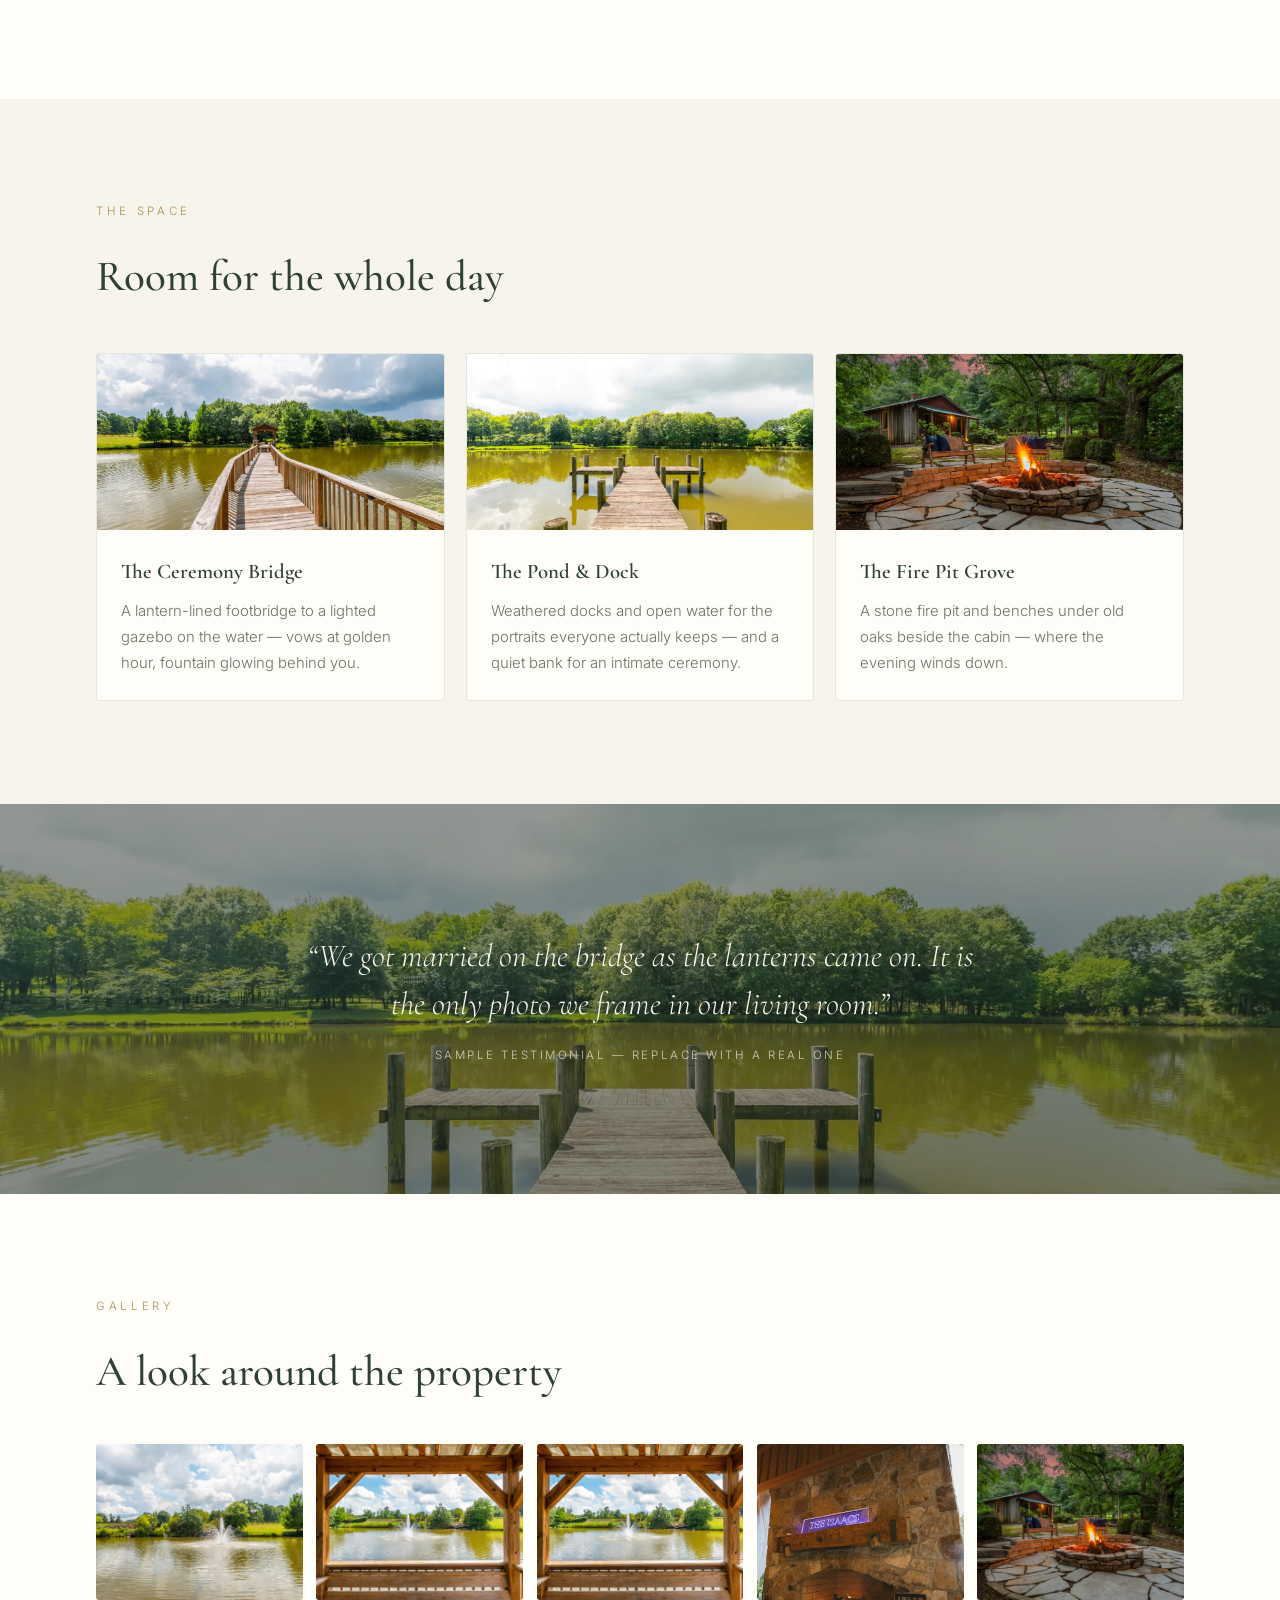
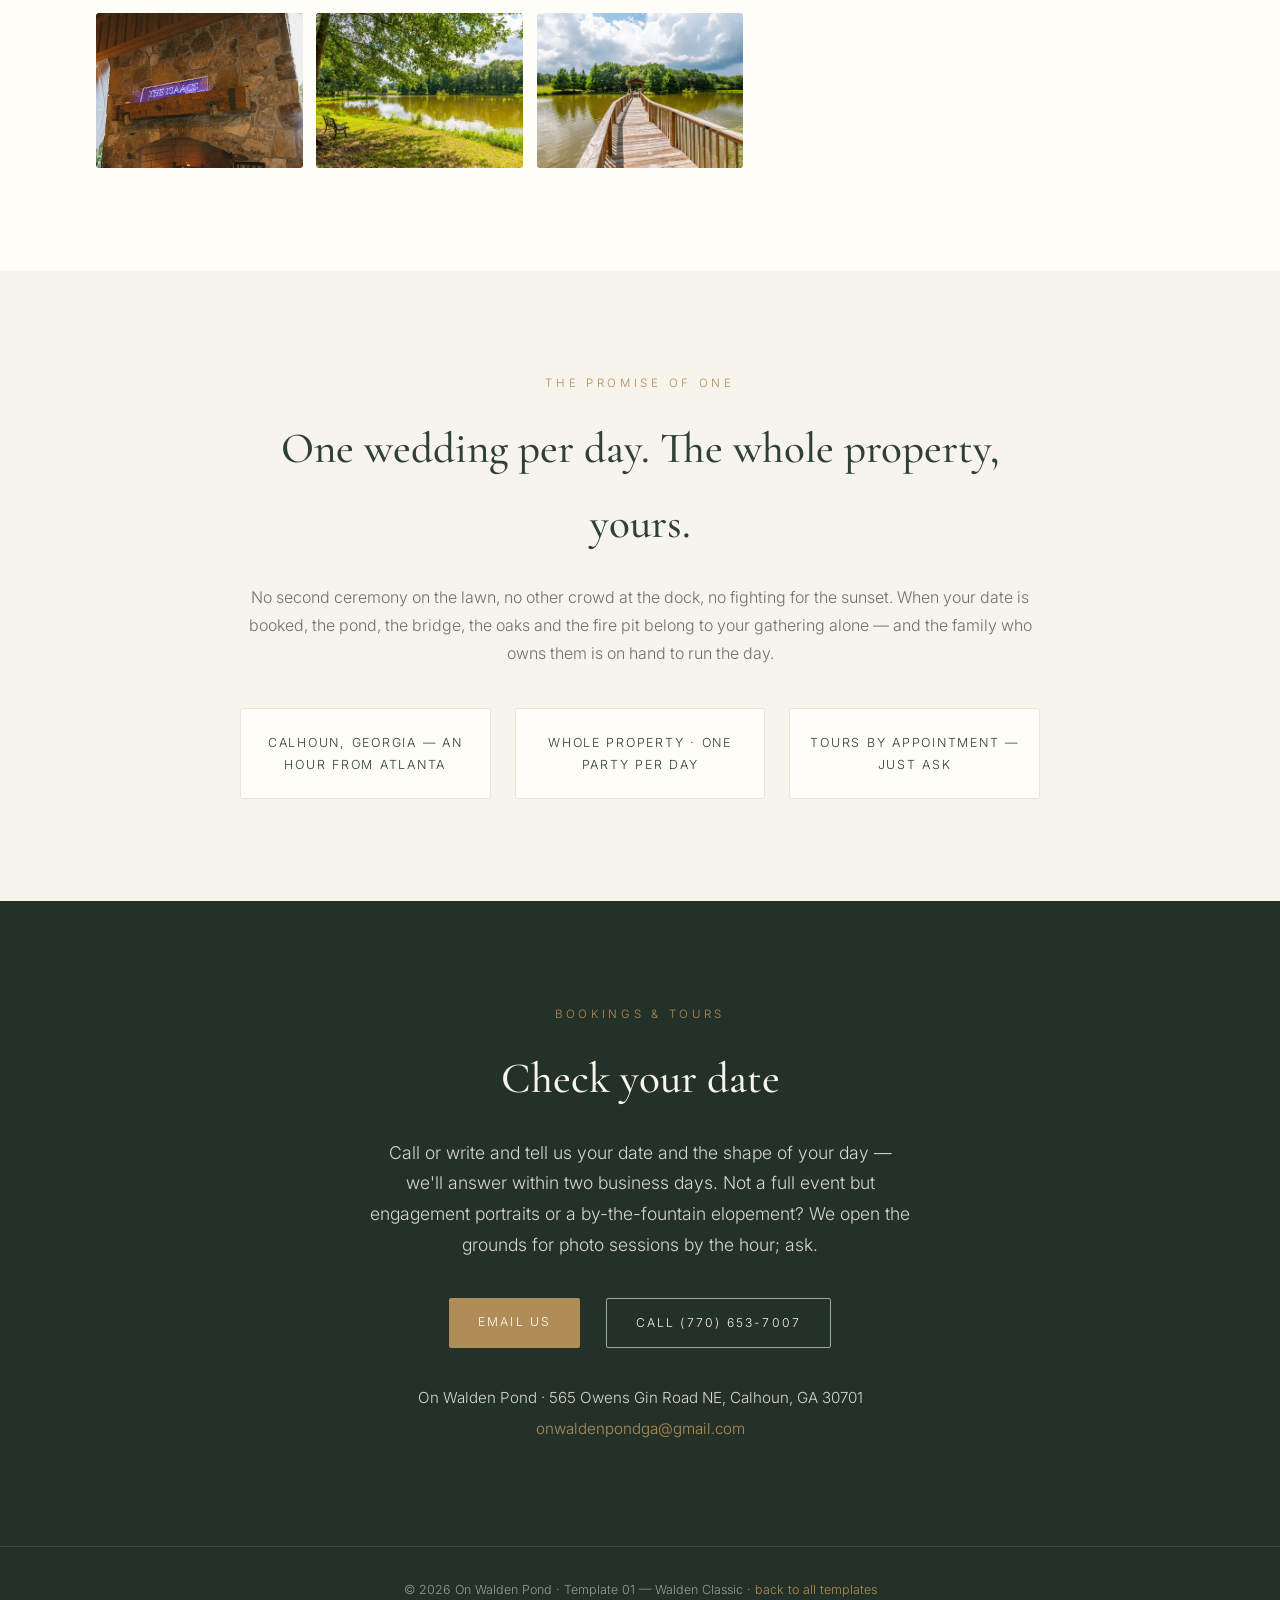
<file: templates/01-classic/index.html>
<!DOCTYPE html>
<html lang="en">
<head>
  <meta charset="UTF-8">
  <meta name="viewport" content="width=device-width, initial-scale=1.0">
    <meta name="robots" content="noindex">
  <title>Template 01 — Walden Classic | On Walden Pond</title>
  <meta name="description" content="On Walden Pond — family-owned wedding and event venue in Calhoun, Georgia. Template design 01: Walden Classic.">
  <meta property="og:site_name" content="On Walden Pond">
  <meta property="og:type" content="website">
  <meta property="og:url" content="https://on-walden-pond.github.io/templates/01-classic/">
  <meta property="og:title" content="Design 01 — Walden Classic | On Walden Pond">
  <meta property="og:description" content="Pine, cream &amp; gold — the refined classic look for the pond venue. One wedding a day, an hour from Atlanta. Vote on this design.">
  <meta property="og:image" content="https://on-walden-pond.github.io/images/hero/hero-bridge-dusk.jpg">
  <meta name="twitter:card" content="summary_large_image">
  <link rel="preconnect" href="https://fonts.googleapis.com">
  <link rel="preconnect" href="https://fonts.gstatic.com" crossorigin>
  <link href="https://fonts.googleapis.com/css2?family=Cormorant+Garamond:ital,wght@0,400;0,500;0,600;1,400;1,500&family=Inter:wght@300;400;500&display=swap" rel="stylesheet">
  <style>
    :root {
      --pine: #2f4034; --pine-deep: #243128; --cream: #f7f4ec; --paper: #fffdf8;
      --gold: #b08d57; --ink: #33362f; --muted: #6d7267;
      --serif: "Cormorant Garamond", Georgia, serif; --sans: "Inter", sans-serif;
    }
    * { margin: 0; padding: 0; box-sizing: border-box; }
    html { scroll-behavior: smooth; }
    body { font-family: var(--sans); font-weight: 300; color: var(--ink); background: var(--paper); line-height: 1.75; }
    img { max-width: 100%; display: block; }
    .wrap { max-width: 74rem; margin: 0 auto; padding: 0 clamp(1.25rem, 5vw, 3rem); }

    .topbar { background: var(--pine-deep); color: color-mix(in srgb, var(--cream) 80%, transparent); text-align: center; font-size: 0.72rem; letter-spacing: 0.22em; text-transform: uppercase; padding: 0.55rem 1rem; }
    .tplnote { float: left; }
    .tplnote a { color: var(--gold); text-decoration: none; }

    header { position: sticky; top: 0; z-index: 10; background: color-mix(in srgb, var(--paper) 90%, transparent); backdrop-filter: blur(8px); border-bottom: 1px solid color-mix(in srgb, var(--pine) 10%, transparent); }
    .head-in { display: flex; align-items: center; justify-content: space-between; padding: 0.9rem clamp(1.25rem, 5vw, 3rem); }
    .brand { font-family: var(--serif); font-size: 1.3rem; color: var(--pine); text-decoration: none; letter-spacing: 0.02em; }
    nav { display: flex; gap: 1.6rem; align-items: center; }
    nav a { font-size: 0.74rem; letter-spacing: 0.16em; text-transform: uppercase; color: var(--muted); text-decoration: none; }
    nav a.cta { border: 1px solid var(--gold); color: var(--gold); padding: 0.5rem 1rem; border-radius: 2px; }
    nav a.cta:hover { background: var(--gold); color: var(--paper); }

    .hero { min-height: 84vh; display: grid; place-items: center; text-align: center; color: var(--cream);
      background: linear-gradient(rgba(36,49,40,0.35), rgba(36,49,40,0.6)), url("../../images/hero/hero-bridge-dusk.jpg") center / cover no-repeat, var(--pine-deep); }
    .hero-inner { padding: 4rem 1.5rem; max-width: 46rem; }
    .eyebrow { font-size: 0.72rem; letter-spacing: 0.32em; text-transform: uppercase; color: var(--gold); margin-bottom: 1.1rem; }
    h1 { font-family: var(--serif); font-weight: 500; font-size: clamp(3rem, 9vw, 5.4rem); line-height: 1.05; margin-bottom: 1rem; }
    .tagline { font-family: var(--serif); font-style: italic; font-size: clamp(1.15rem, 2.5vw, 1.45rem); color: color-mix(in srgb, var(--cream) 88%, transparent); }
    .actions { display: flex; gap: 1rem; justify-content: center; flex-wrap: wrap; margin-top: 2.3rem; }
    .btn { display: inline-block; padding: 0.85rem 1.8rem; font-size: 0.76rem; letter-spacing: 0.18em; text-transform: uppercase; text-decoration: none; border-radius: 2px; }
    .btn-gold { background: var(--gold); color: var(--paper); }
    .btn-gold:hover { background: #9a7a49; }
    .btn-ghost { border: 1px solid color-mix(in srgb, var(--cream) 60%, transparent); color: var(--cream); }
    .btn-ghost:hover { background: color-mix(in srgb, var(--cream) 15%, transparent); }

    .strip { display: grid; grid-template-columns: repeat(3, 1fr); gap: 1.5rem; margin: -3.2rem auto 0; position: relative; z-index: 2; }
    .strip div { background: var(--paper); border: 1px solid color-mix(in srgb, var(--pine) 12%, transparent); border-radius: 3px; padding: 1.4rem 1.2rem; text-align: center; font-size: 0.78rem; letter-spacing: 0.14em; text-transform: uppercase; color: var(--pine); }

    section { padding: clamp(3.5rem, 8vw, 6.5rem) 0; }
    .alt { background: var(--cream); }
    h2 { font-family: var(--serif); font-weight: 500; font-size: clamp(1.9rem, 4.5vw, 2.7rem); color: var(--pine); margin-bottom: 1.3rem; }
    .muted { color: var(--muted); }
    .lede { font-size: 1.1rem; }

    .two { display: grid; grid-template-columns: 1.1fr 0.9fr; gap: clamp(2rem, 5vw, 4rem); align-items: center; }
    .two img { border-radius: 4px; aspect-ratio: 3/4; object-fit: cover; width: 100%; }

    .cards { display: grid; grid-template-columns: repeat(auto-fit, minmax(250px, 1fr)); gap: 1.3rem; margin-top: 2.4rem; }
    .card { background: var(--paper); border: 1px solid color-mix(in srgb, var(--pine) 12%, transparent); border-radius: 4px; overflow: hidden; }
    .card img { width: 100%; height: 11rem; object-fit: cover; }
    .card .b { padding: 1.5rem; }
    .card h3 { font-family: var(--serif); font-weight: 600; font-size: 1.3rem; color: var(--pine); margin-bottom: 0.5rem; }
    .card p { font-size: 0.93rem; color: var(--muted); }

    .banner { position: relative; color: var(--cream); background: linear-gradient(rgba(36,49,40,0.5), rgba(36,49,40,0.55)), url("../../images/venue/pond-dock.jpg") center / cover no-repeat, var(--pine); padding: clamp(4rem, 10vw, 8rem) 0; text-align: center; }
    .banner blockquote { font-family: var(--serif); font-style: italic; font-size: clamp(1.4rem, 3.2vw, 2rem); max-width: 44rem; margin: 0 auto; line-height: 1.5; }
    .banner cite { display: block; margin-top: 1.1rem; font-style: normal; font-family: var(--sans); font-size: 0.72rem; letter-spacing: 0.22em; text-transform: uppercase; color: color-mix(in srgb, var(--cream) 75%, transparent); }

    .gallery { display: grid; grid-template-columns: repeat(auto-fit, minmax(200px, 1fr)); gap: 0.85rem; margin-top: 2.2rem; }
    .gallery img { aspect-ratio: 4/3; width: 100%; object-fit: cover; border-radius: 3px; }

    .book { background: var(--pine-deep); color: var(--cream); text-align: center; }
    .book h2 { color: var(--cream); }
    .book .btn-ghost { margin-left: 0.6rem; }
    address { font-style: normal; margin-top: 2.2rem; font-size: 0.95rem; color: color-mix(in srgb, var(--cream) 85%, transparent); line-height: 2; }
    address a { color: var(--gold); text-decoration: none; }
    footer { text-align: center; padding: 2rem 1rem; background: var(--pine-deep); color: color-mix(in srgb, var(--cream) 55%, transparent); border-top: 1px solid color-mix(in srgb, var(--cream) 12%, transparent); font-size: 0.78rem; }

    @media (max-width: 860px) { .strip { grid-template-columns: 1fr; margin-top: 1.5rem; } .two { grid-template-columns: 1fr; } nav a:not(.cta) { display: none; } }
  </style>
</head>
<body>
  <div class="topbar"><span class="tplnote"><a href="../">← All templates</a></span> &nbsp; Now booking 2026 &amp; 2027 · One wedding per day — the whole property, yours</div>

  <header>
    <div class="head-in">
      <a class="brand" href="#top">On Walden Pond</a>
      <nav>
        <a href="#venue">The Venue</a>
        <a href="#space">The Space</a>
        <a href="#gallery">Gallery</a>
        <a class="cta" href="#book">Check Your Date</a>
      </nav>
    </div>
  </header>

  <section class="hero" id="top" style="padding:0">
    <div class="hero-inner">
      <p class="eyebrow">Calhoun, Georgia · An Hour from Atlanta</p>
      <h1>On Walden&nbsp;Pond</h1>
      <p class="tagline">Weddings &amp; celebrations, held quietly by the water.</p>
      <div class="actions">
        <a class="btn btn-gold" href="#book">Check Your Date</a>
        <a class="btn btn-ghost" href="mailto:onwaldenpondga@gmail.com?subject=Wedding%20Tour%20Request">Schedule a Tour</a>
      </div>
    </div>
  </section>

  <div class="wrap">
    <div class="strip">
      <div>A private pond &amp; lantern bridge</div>
      <div>One celebration at a time</div>
      <div>Family owned &amp; operated</div>
    </div>
  </div>

  <section id="venue">
    <div class="wrap two">
      <div>
        <p class="eyebrow">The Venue</p>
        <h2>A private setting, an hour from Atlanta</h2>
        <p class="lede">On Walden Pond is a family-run wedding and event venue on the quiet edge of Calhoun, Georgia — pines, still water, and a lighted bridge over the pond, kept simple so your day can be the focus.</p>
        <p class="muted" style="margin-top:1rem">We host the whole arc of a celebration: ceremonies on the bridge, portraits on the dock, long dinners under the oaks, and an evening that ends around the fire. We take the time to know the families we work with, because a celebration should feel like it belongs to you.</p>
      </div>
      <img src="../../images/venue/pond-dock.jpg" alt="Bride on the dock above the pond" loading="lazy">
    </div>
  </section>

  <section class="alt" id="space">
    <div class="wrap">
      <p class="eyebrow">The Space</p>
      <h2>Room for the whole day</h2>
      <div class="cards">
        <article class="card">
          <img src="../../images/venue/ceremony-bridge-day.jpg" alt="The lantern bridge to the lighted gazebo" loading="lazy">
          <div class="b"><h3>The Ceremony Bridge</h3><p>A lantern-lined footbridge to a lighted gazebo on the water — vows at golden hour, fountain glowing behind you.</p></div>
        </article>
        <article class="card">
          <img src="../../images/venue/pond-dock.jpg" alt="Weathered dock reaching into the still pond" loading="lazy">
          <div class="b"><h3>The Pond &amp; Dock</h3><p>Weathered docks and open water for the portraits everyone actually keeps — and a quiet bank for an intimate ceremony.</p></div>
        </article>
        <article class="card">
          <img src="../../images/venue/firepit-grove.jpg" alt="Stone fire pit and benches beside the cabin at dusk" loading="lazy">
          <div class="b"><h3>The Fire Pit Grove</h3><p>A stone fire pit and benches under old oaks beside the cabin — where the evening winds down.</p></div>
        </article>
      </div>
    </div>
  </section>

  <section class="banner">
    <div class="wrap">
      <blockquote>“We got married on the bridge as the lanterns came on. It is the only photo we frame in our living room.”</blockquote>
      <cite>Sample testimonial — replace with a real one</cite>
    </div>
  </section>

  <section id="gallery">
    <div class="wrap">
      <p class="eyebrow">Gallery</p>
      <h2>A look around the property</h2>
      <div class="gallery">
        <img src="../../images/venue/pond-fountain.jpg" alt="Fountain on the pond" loading="lazy">
        <img src="../../images/venue/gazebo-fountain-view.jpg" alt="First kiss in the pavilion" loading="lazy">
        <img src="../../images/venue/gazebo-fountain-view.jpg" alt="The fountain from the gazebo" loading="lazy">
        <img src="../../images/reception/fireplace-gathering.jpg" alt="Long dinner table dressed with greenery" loading="lazy">
        <img src="../../images/venue/firepit-grove.jpg" alt="Guests cheering the newlyweds" loading="lazy">
        <img src="../../images/reception/fireplace-gathering.jpg" alt="Evening by the stone fireplace" loading="lazy">
        <img src="../../images/venue/pond-bench.jpg" alt="A bench in the shade by the water" loading="lazy">
        <img src="../../images/venue/ceremony-bridge-day.jpg" alt="Getting ready by the window" loading="lazy">
      </div>
    </div>
  </section>

  <section class="alt">
    <div class="wrap" style="text-align:center;max-width:56rem">
      <p class="eyebrow">The Promise of One</p>
      <h2>One wedding per day. The whole property, yours.</h2>
      <p class="muted">No second ceremony on the lawn, no other crowd at the dock, no fighting for the sunset. When your date is booked, the pond, the bridge, the oaks and the fire pit belong to your gathering alone — and the family who owns them is on hand to run the day.</p>
      <div class="strip" style="margin-top:2.6rem">
        <div>Calhoun, Georgia — an hour from Atlanta</div>
        <div>Whole property · one party per day</div>
        <div>Tours by appointment — just ask</div>
      </div>
    </div>
  </section>

  <section class="book" id="book">
    <div class="wrap">
      <p class="eyebrow">Bookings &amp; Tours</p>
      <h2>Check your date</h2>
      <p class="lede" style="max-width:34rem;margin:0 auto;color:color-mix(in srgb, var(--cream) 85%, transparent)">Call or write and tell us your date and the shape of your day — we'll answer within two business days. Not a full event but engagement portraits or a by-the-fountain elopement? We open the grounds for photo sessions by the hour; ask.</p>
      <div class="actions">
        <a class="btn btn-gold" href="mailto:onwaldenpondga@gmail.com">Email Us</a>
        <a class="btn btn-ghost" href="tel:+17706537007">Call (770) 653-7007</a>
      </div>
      <address>
        On Walden Pond · 565 Owens Gin Road NE, Calhoun, GA 30701<br>
        <a href="mailto:onwaldenpondga@gmail.com">onwaldenpondga@gmail.com</a>
      </address>
    </div>
  </section>

  <footer>© 2026 On Walden Pond · Template 01 — Walden Classic · <a href="../" style="color:var(--gold);text-decoration:none">back to all templates</a></footer>
</body>
</html>
</file>
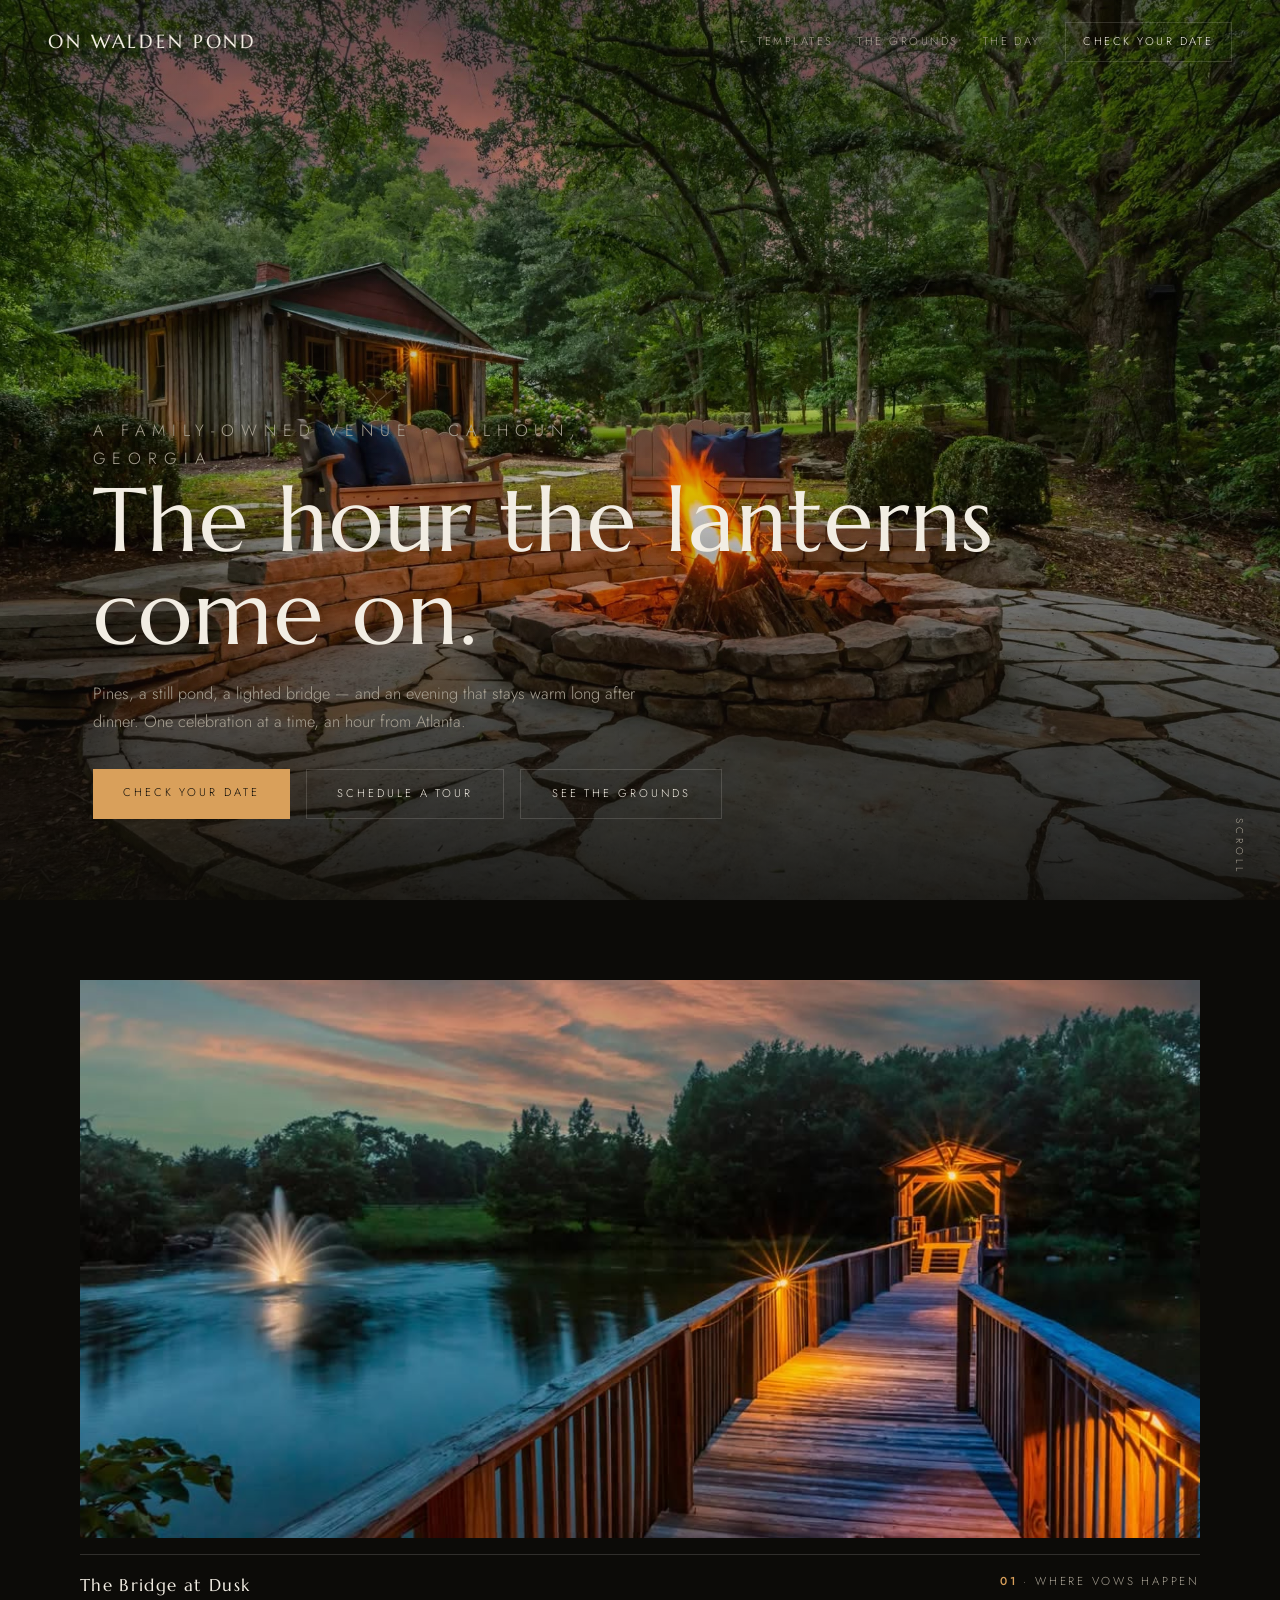
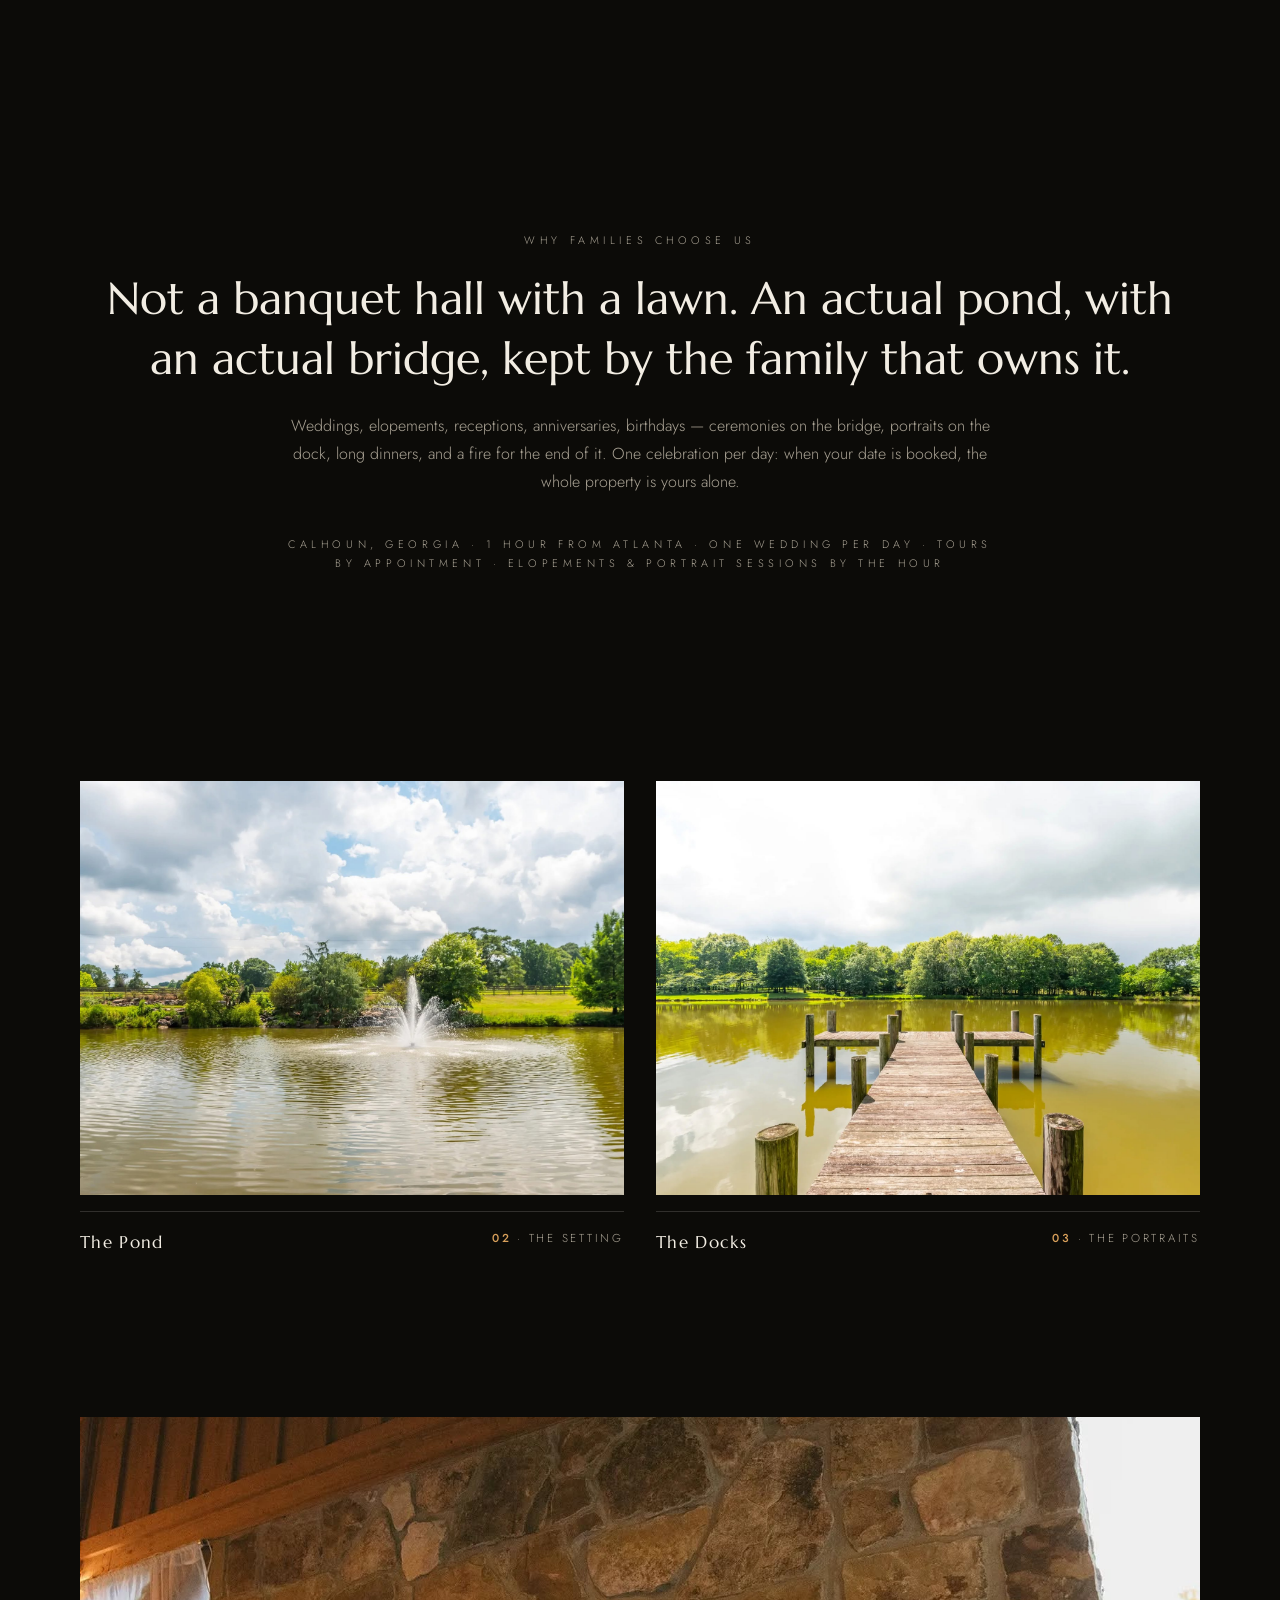
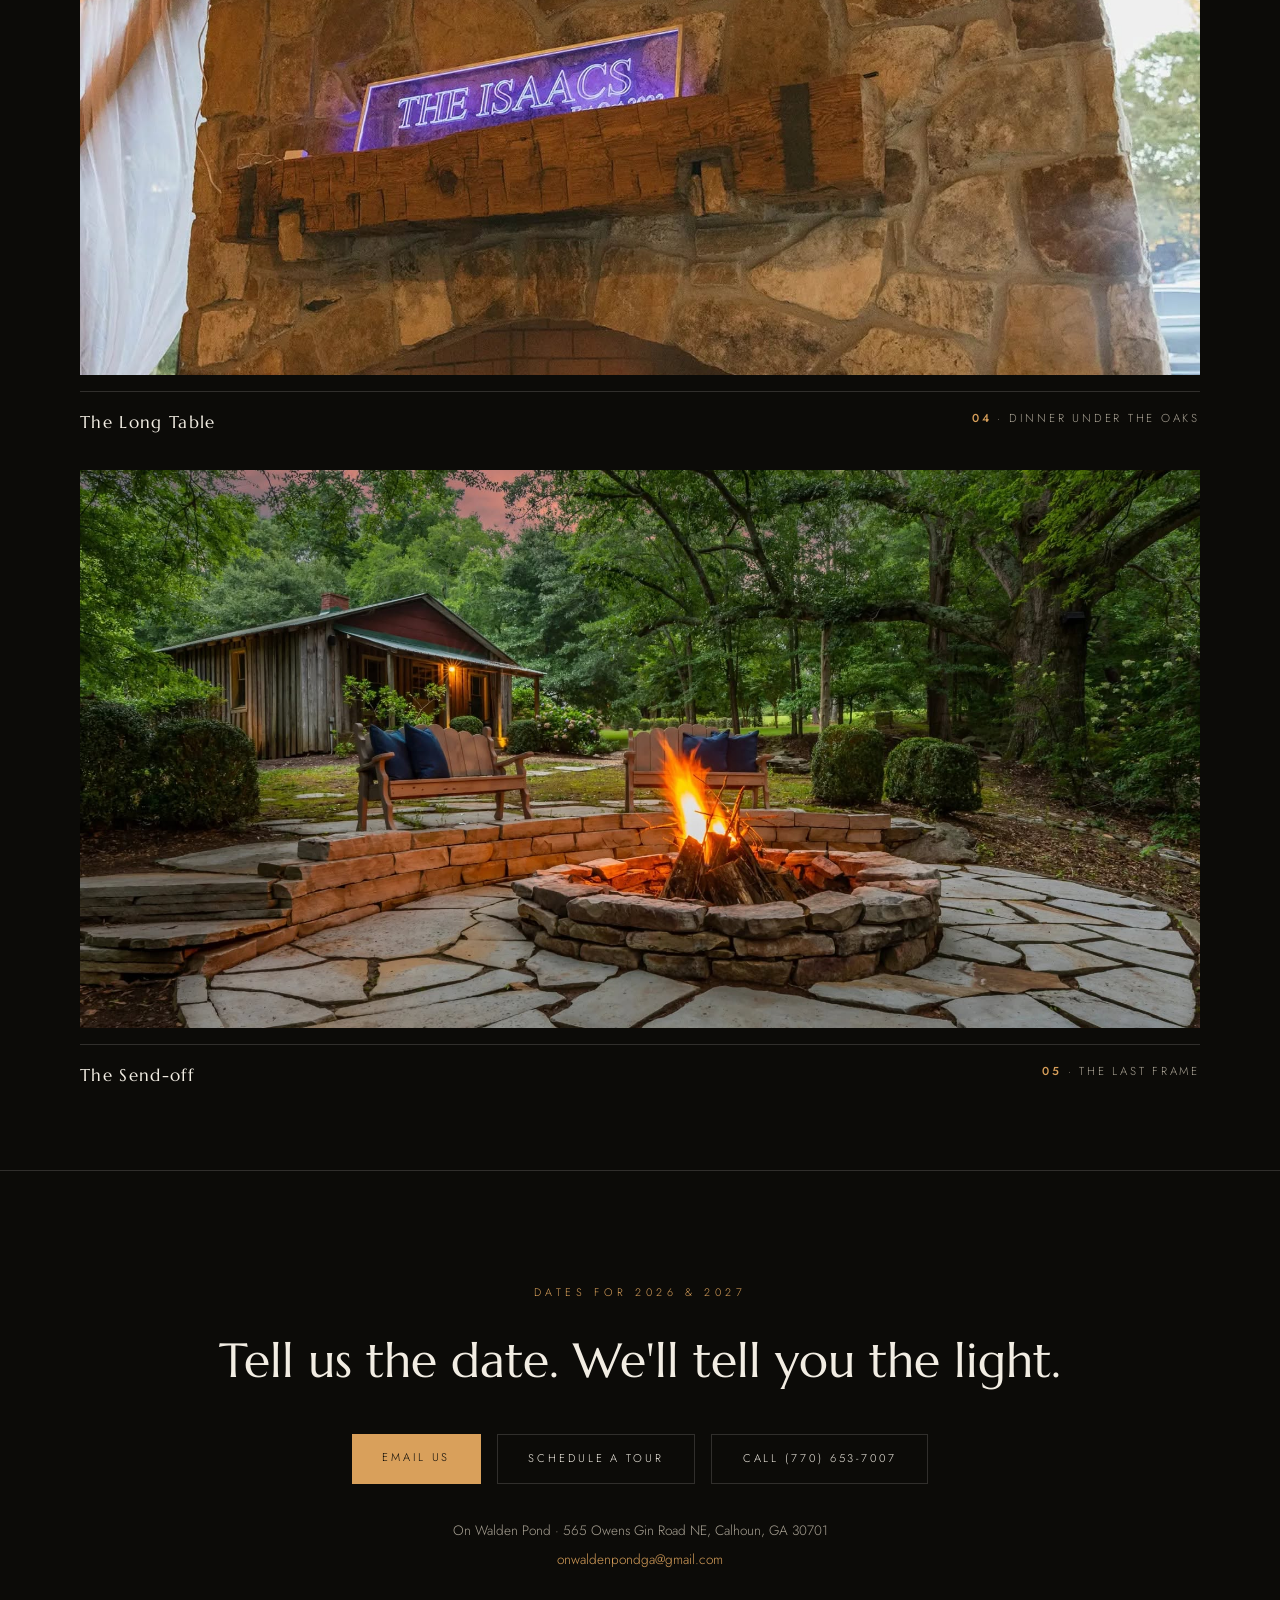
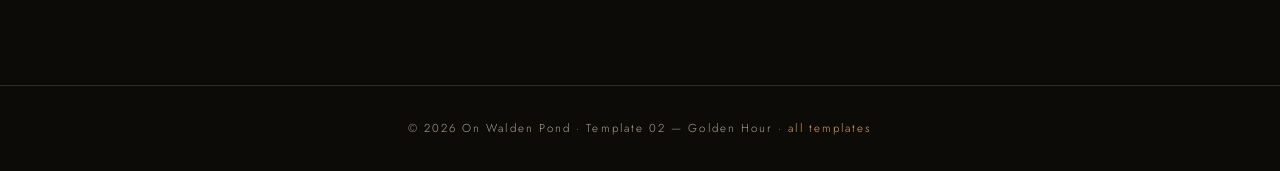
<file: templates/02-golden-hour/index.html>
<!DOCTYPE html>
<html lang="en">
<head>
  <meta charset="UTF-8">
  <meta name="viewport" content="width=device-width, initial-scale=1.0">
    <meta name="robots" content="noindex">
  <title>Template 02 — Golden Hour | On Walden Pond</title>
  <meta name="description" content="On Walden Pond — family-owned wedding venue in Calhoun, Georgia. Template design 02: Golden Hour, cinematic and full-bleed.">
  <meta property="og:site_name" content="On Walden Pond">
  <meta property="og:type" content="website">
  <meta property="og:url" content="https://on-walden-pond.github.io/templates/02-golden-hour/">
  <meta property="og:title" content="Design 02 — Golden Hour | On Walden Pond">
  <meta property="og:description" content="Cinematic and full-bleed — the lantern bridge at sunset, the whole property yours. Vote on this design.">
  <meta property="og:image" content="https://on-walden-pond.github.io/images/venue/gazebo-fountain-view.jpg">
  <meta name="twitter:card" content="summary_large_image">
  <link rel="preconnect" href="https://fonts.googleapis.com">
  <link rel="preconnect" href="https://fonts.gstatic.com" crossorigin>
  <link href="https://fonts.googleapis.com/css2?family=Marcellus&family=Jost:wght@300;400;500&display=swap" rel="stylesheet">
  <style>
    :root { --black: #0c0b08; --ink: #f2ede3; --dim: #a9a294; --amber: #d9a05b; --hair: rgba(242,237,227,0.16); }
    * { margin: 0; padding: 0; box-sizing: border-box; }
    html { scroll-behavior: smooth; }
    body { font-family: "Jost", sans-serif; font-weight: 300; background: var(--black); color: var(--ink); line-height: 1.75; }
    img { display: block; max-width: 100%; }
    .wrap { max-width: 76rem; margin: 0 auto; padding: 0 clamp(1.25rem, 5vw, 3rem); }
    .lbl { font-size: 0.68rem; letter-spacing: 0.42em; text-transform: uppercase; color: var(--amber); }

    .top { position: absolute; inset: 0 0 auto 0; z-index: 5; display: flex; justify-content: space-between; align-items: center; padding: 1.4rem clamp(1.25rem, 5vw, 3rem); }
    .brand { font-family: Marcellus, serif; font-size: 1.2rem; letter-spacing: 0.14em; color: var(--ink); text-decoration: none; }
    nav { display: flex; gap: 1.5rem; align-items: center; }
    nav a { color: var(--dim); text-decoration: none; font-size: 0.7rem; letter-spacing: 0.22em; text-transform: uppercase; }
    nav a:hover, nav a.cta { color: var(--ink); }
    nav a.cta { border: 1px solid var(--hair); padding: 0.55rem 1.1rem; }
    nav a.cta:hover { border-color: var(--amber); color: var(--amber); }

    .hero { position: relative; height: 100vh; min-height: 560px; display: flex; align-items: flex-end; }
    .hero > img { position: absolute; inset: 0; width: 100%; height: 100%; object-fit: cover; filter: saturate(1.05); }
    .hero::after { content: ""; position: absolute; inset: 0; background: linear-gradient(to top, rgba(12,11,8,0.85) 0%, rgba(12,11,8,0.15) 45%, rgba(12,11,8,0.35) 100%); }
    .hero-txt { position: relative; z-index: 2; padding-bottom: clamp(3rem, 9vh, 6rem); }
    h1 { font-family: Marcellus, serif; font-weight: 400; font-size: clamp(2.6rem, 7.5vw, 5.6rem); line-height: 1.04; letter-spacing: 0.01em; max-width: 15ch; }
    .hero-txt p { margin-top: 1.2rem; color: var(--dim); max-width: 36rem; font-size: 1.02rem; }
    .hero-actions { margin-top: 2rem; display: flex; gap: 1rem; flex-wrap: wrap; }
    .btn { display: inline-block; padding: 0.9rem 1.9rem; font-size: 0.7rem; letter-spacing: 0.26em; text-transform: uppercase; text-decoration: none; }
    .btn-solid { background: var(--amber); color: var(--black); }
    .btn-solid:hover { background: #c78d47; }
    .btn-line { border: 1px solid var(--hair); color: var(--ink); }
    .btn-line:hover { border-color: var(--ink); }
    .scrolldot { position: absolute; bottom: 1.6rem; right: 2rem; z-index: 3; font-size: 0.62rem; letter-spacing: 0.4em; color: var(--dim); writing-mode: vertical-rl; text-transform: uppercase; }

    .still { padding: clamp(2.5rem, 7vw, 5rem) 0; }
    figure { position: relative; }
    figure img { width: 100%; height: 62vh; min-height: 380px; object-fit: cover; }
    figcaption { display: flex; justify-content: space-between; gap: 1rem; padding-top: 1rem; border-top: 1px solid var(--hair); margin-top: 1rem; font-size: 0.72rem; letter-spacing: 0.24em; text-transform: uppercase; color: var(--dim); }
    figcaption b { color: var(--amber); font-weight: 500; }
    figcaption .t { font-family: Marcellus, serif; letter-spacing: 0.08em; text-transform: none; font-size: 1.05rem; color: var(--ink); }

    .statement { padding: clamp(4rem, 10vw, 8rem) 0; text-align: center; }
    .statement h2 { font-family: Marcellus, serif; font-weight: 400; font-size: clamp(1.7rem, 4vw, 2.8rem); max-width: 30ch; margin: 1.2rem auto 0; line-height: 1.35; }
    .statement p { color: var(--dim); max-width: 44rem; margin: 1.4rem auto 0; }

    .row2 { display: grid; grid-template-columns: 1fr 1fr; gap: 2rem; }
    .row2 figure img { height: 46vh; min-height: 300px; }

    .book { text-align: center; padding: clamp(4rem, 10vw, 7rem) 0; border-top: 1px solid var(--hair); }
    address { font-style: normal; color: var(--dim); font-size: 0.85rem; line-height: 2.1; margin-top: 2rem; }
    address a { color: var(--amber); text-decoration: none; }
    footer { text-align: center; padding: 2rem; font-size: 0.72rem; letter-spacing: 0.18em; color: var(--dim); border-top: 1px solid var(--hair); }
    footer a { color: var(--amber); text-decoration: none; }
    @media (max-width: 820px) { .row2 { grid-template-columns: 1fr; } nav a:not(.cta) { display: none; } figure img { height: 44vh; } }
  </style>
</head>
<body>
  <div class="top">
    <a class="brand" href="#top">ON WALDEN POND</a>
    <nav>
      <a href="../">← Templates</a>
      <a href="#grounds">The Grounds</a>
      <a href="#day">The Day</a>
      <a class="cta" href="#book">Check Your Date</a>
    </nav>
  </div>

  <section class="hero" id="top">
    <img src="../../images/venue/firepit-grove.jpg" alt="Stone fire pit glowing at dusk beside the cabin">
    <div class="hero-txt wrap">
      <p class="lbl">A family-owned venue · Calhoun, Georgia</p>
      <h1>The hour the lanterns come on.</h1>
      <p>Pines, a still pond, a lighted bridge — and an evening that stays warm long after dinner. One celebration at a time, an hour from Atlanta.</p>
      <div class="hero-actions">
        <a class="btn btn-solid" href="#book">Check Your Date</a>
        <a class="btn btn-line" href="mailto:onwaldenpondga@gmail.com?subject=Wedding%20Tour%20Request">Schedule a Tour</a>
        <a class="btn btn-line" href="#grounds">See the Grounds</a>
      </div>
    </div>
    <span class="scrolldot">Scroll</span>
  </section>

  <section class="still">
    <div class="wrap">
      <figure>
        <img src="../../images/hero/hero-bridge-dusk.jpg" alt="Lantern-lit bridge to the glowing gazebo at dusk" loading="lazy">
        <figcaption><span class="t">The Bridge at Dusk</span><span><b>01</b> · where vows happen</span></figcaption>
      </figure>
    </div>
  </section>

  <section class="statement">
    <div class="wrap">
      <p class="lbl">Why families choose us</p>
      <h2>Not a banquet hall with a lawn. An actual pond, with an actual bridge, kept by the family that owns it.</h2>
      <p>Weddings, elopements, receptions, anniversaries, birthdays — ceremonies on the bridge, portraits on the dock, long dinners, and a fire for the end of it. One celebration per day: when your date is booked, the whole property is yours alone.</p>
      <p class="lbl" style="margin-top:2.4rem">Calhoun, Georgia · 1 hour from Atlanta · One wedding per day · Tours by appointment · Elopements &amp; portrait sessions by the hour</p>
    </div>
  </section>

  <section class="still" id="grounds">
    <div class="wrap">
      <div class="row2">
        <figure>
          <img src="../../images/venue/pond-fountain.jpg" alt="The pond and fountain in morning light" loading="lazy">
          <figcaption><span class="t">The Pond</span><span><b>02</b> · the setting</span></figcaption>
        </figure>
        <figure>
          <img src="../../images/venue/pond-dock.jpg" alt="Weathered dock on the still water" loading="lazy">
          <figcaption><span class="t">The Docks</span><span><b>03</b> · the portraits</span></figcaption>
        </figure>
      </div>
    </div>
  </section>

  <section class="still" id="day">
    <div class="wrap">
      <figure>
        <img src="../../images/reception/fireplace-gathering.jpg" alt="Long dinner table dressed with greenery" loading="lazy">
        <figcaption><span class="t">The Long Table</span><span><b>04</b> · dinner under the oaks</span></figcaption>
      </figure>
      <div style="height:2rem"></div>
      <figure>
        <img src="../../images/venue/firepit-grove.jpg" alt="Guests cheering the newlyweds through a tunnel of glasses" loading="lazy">
        <figcaption><span class="t">The Send-off</span><span><b>05</b> · the last frame</span></figcaption>
      </figure>
    </div>
  </section>

  <section class="book" id="book">
    <div class="wrap">
      <p class="lbl">Dates for 2026 &amp; 2027</p>
      <h2 style="font-family:Marcellus,serif;font-weight:400;font-size:clamp(1.8rem,4.5vw,3rem);margin-top:1rem">Tell us the date. We'll tell you the light.</h2>
      <div class="hero-actions" style="justify-content:center">
        <a class="btn btn-solid" href="mailto:onwaldenpondga@gmail.com">Email Us</a>
        <a class="btn btn-line" href="mailto:onwaldenpondga@gmail.com?subject=Wedding%20Tour%20Request">Schedule a Tour</a>
        <a class="btn btn-line" href="tel:+17706537007">Call (770) 653-7007</a>
      </div>
      <address>On Walden Pond · 565 Owens Gin Road NE, Calhoun, GA 30701<br><a href="mailto:onwaldenpondga@gmail.com">onwaldenpondga@gmail.com</a></address>
    </div>
  </section>

  <footer>© 2026 On Walden Pond · Template 02 — Golden Hour · <a href="../">all templates</a></footer>
</body>
</html>
</file>
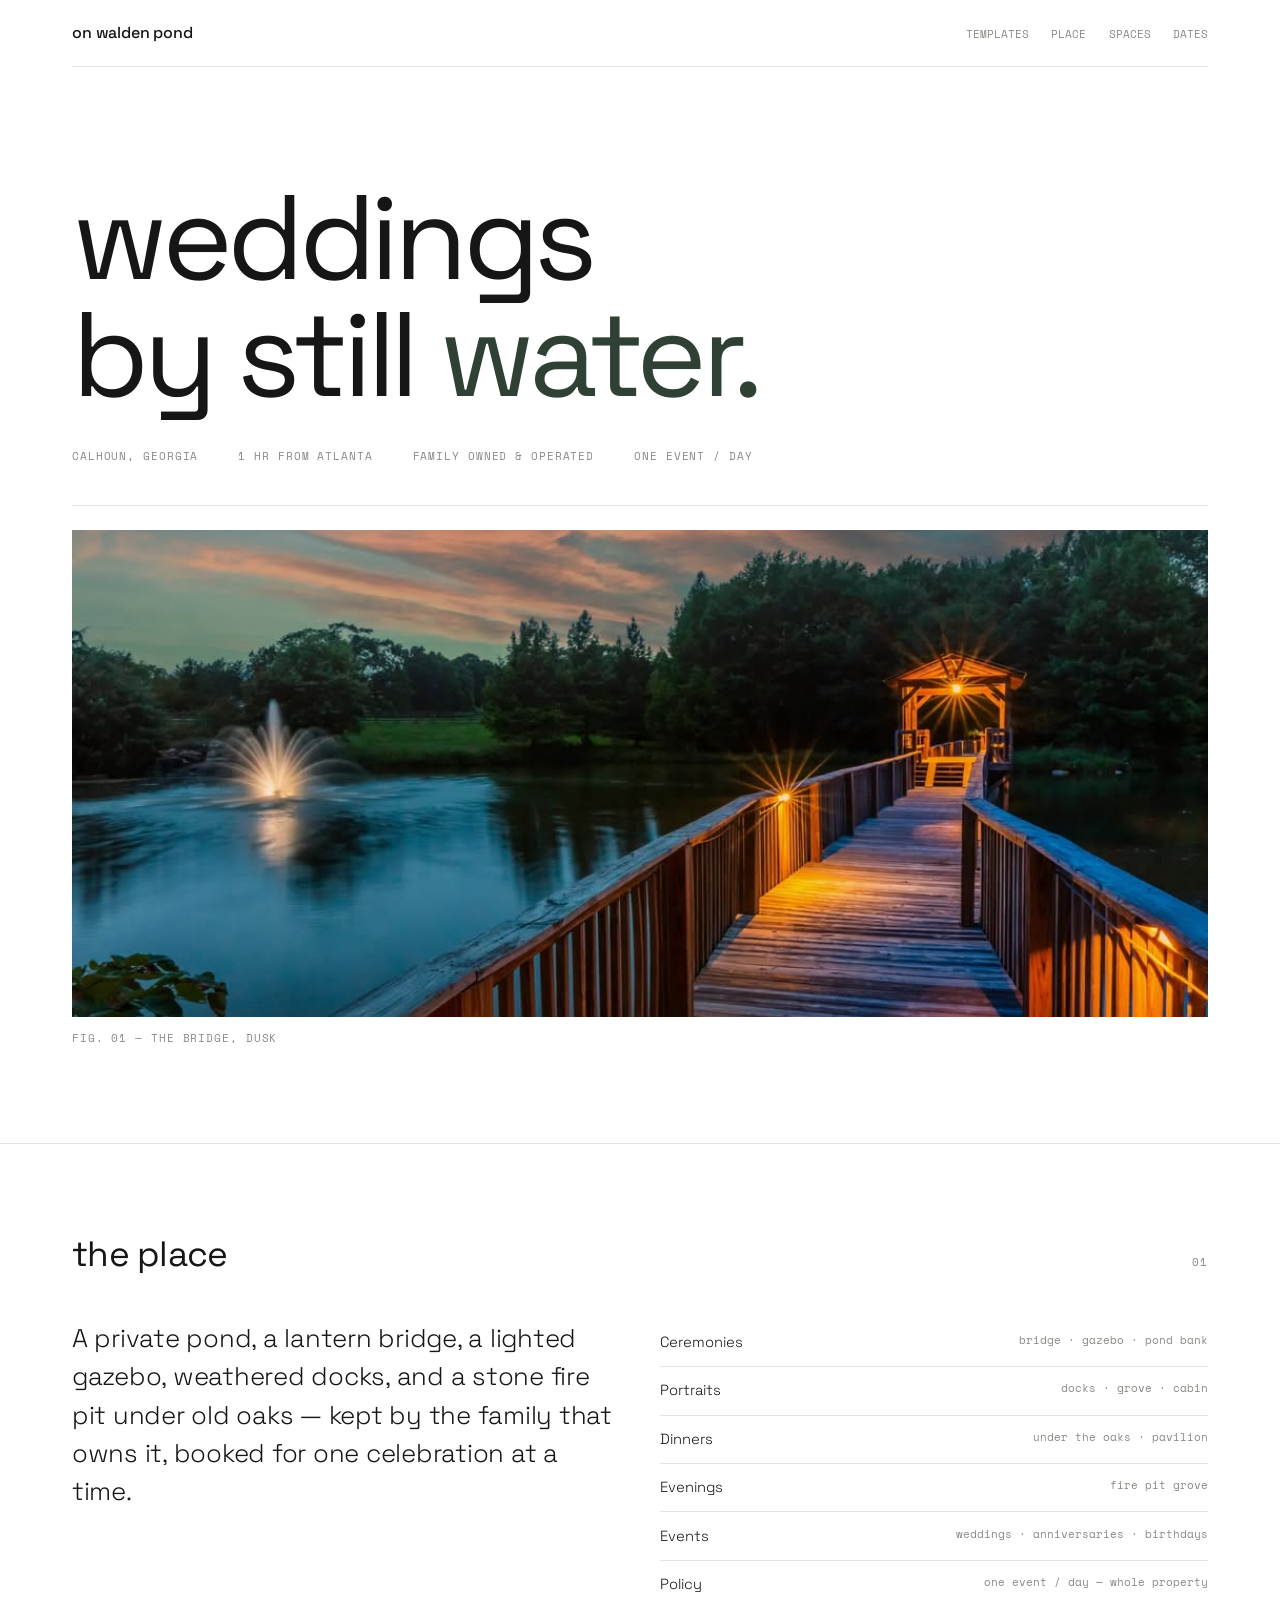
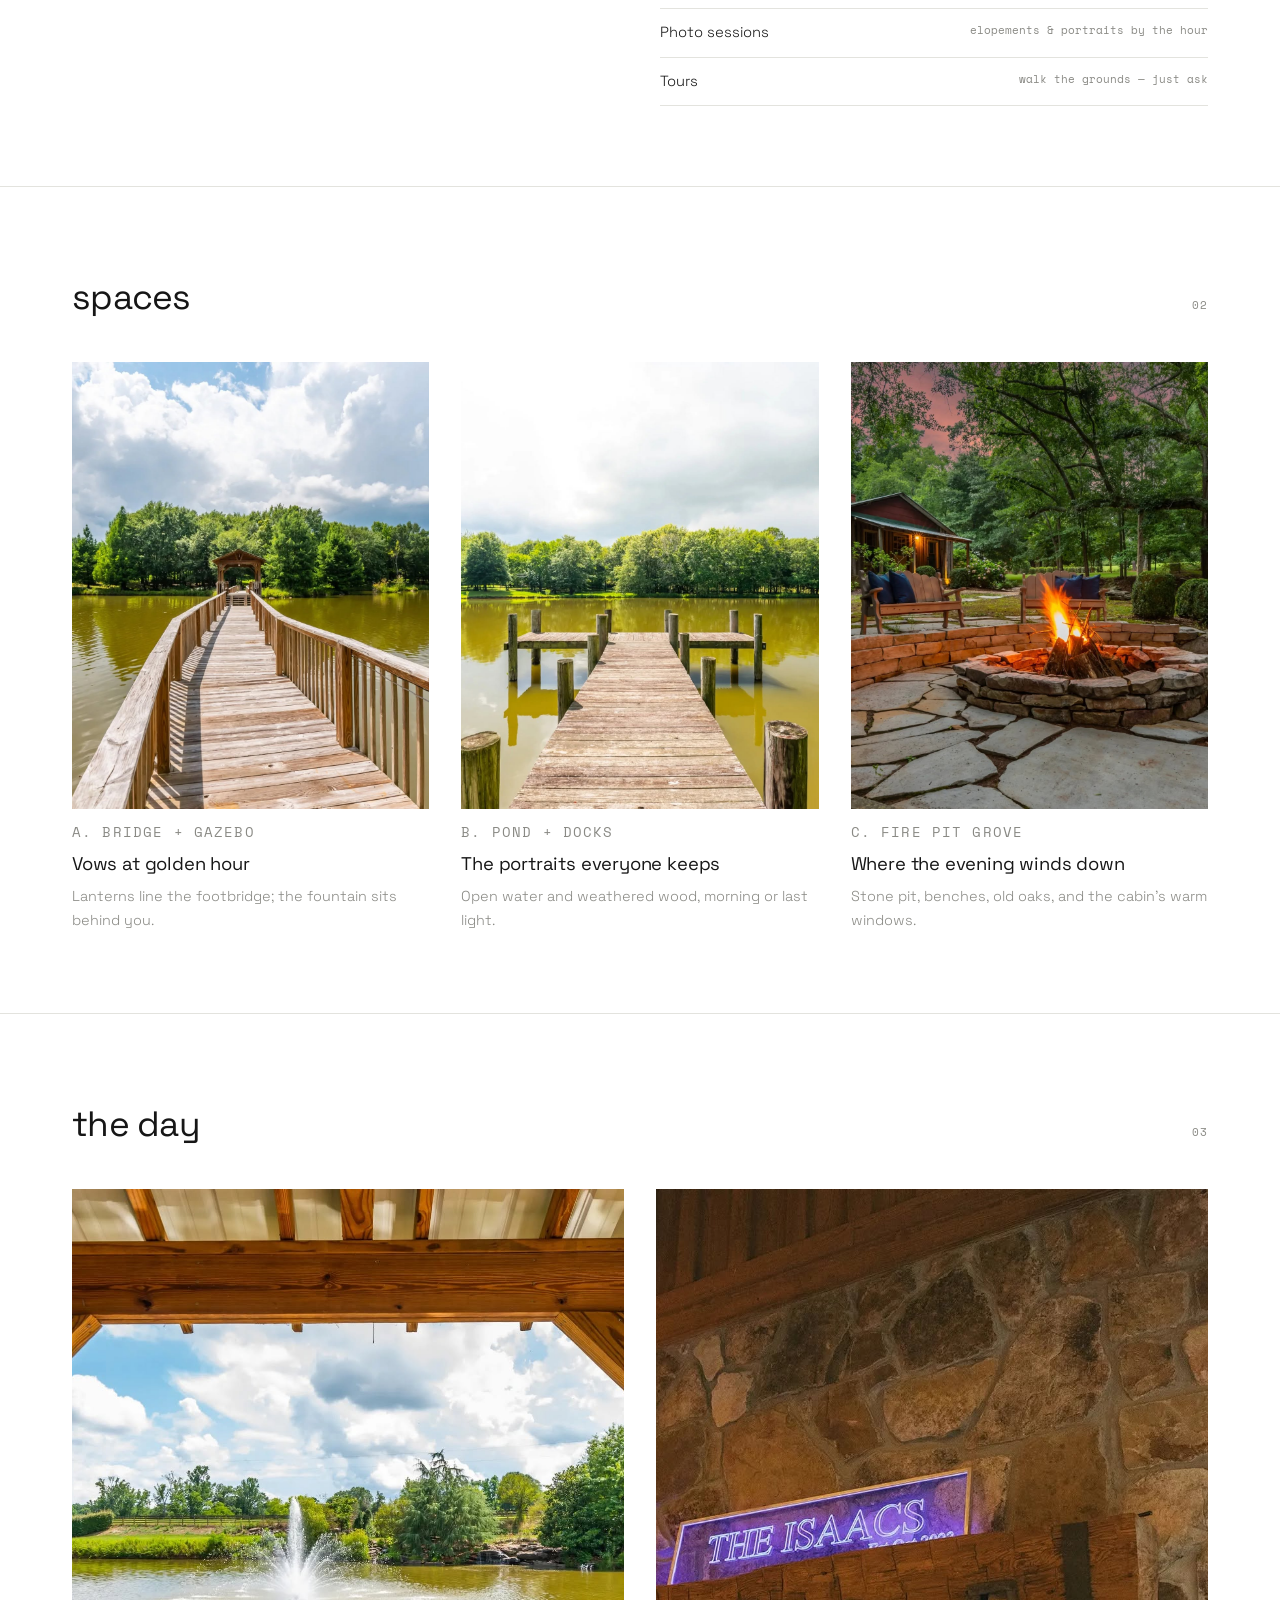
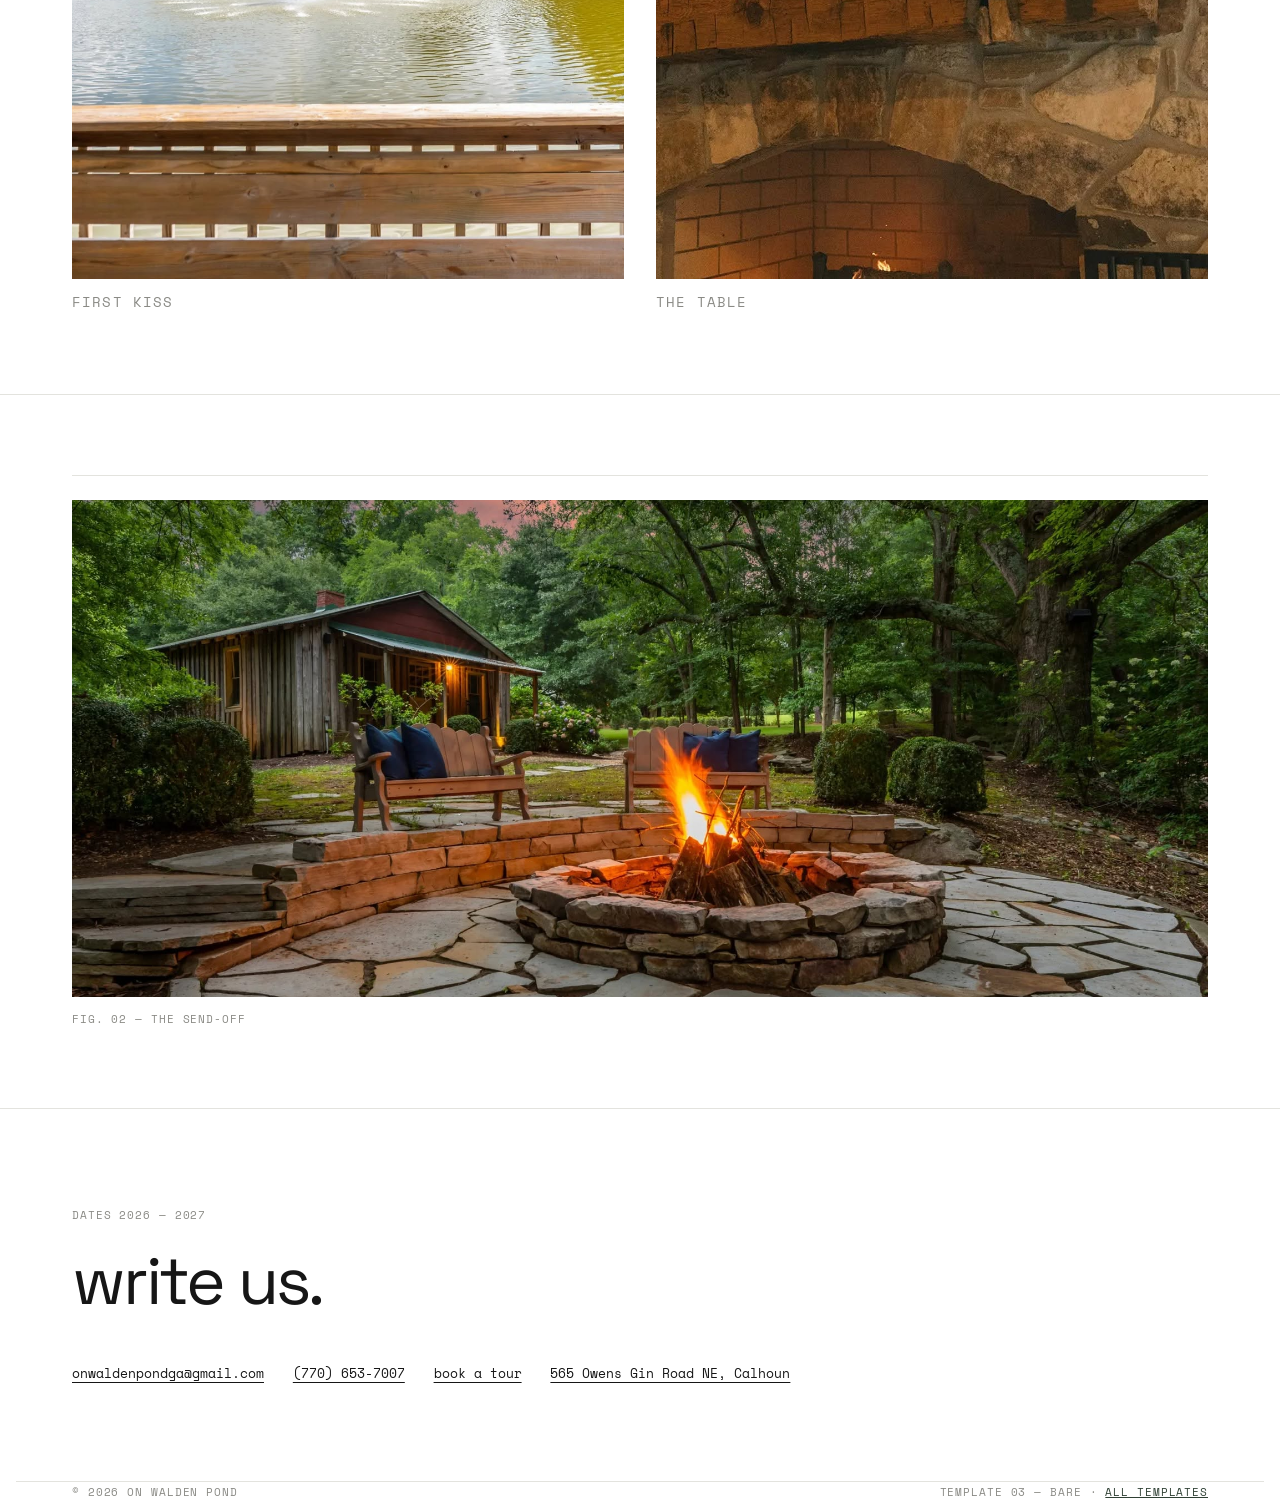
<file: templates/03-bare/index.html>
<!DOCTYPE html>
<html lang="en">
<head>
  <meta charset="UTF-8">
  <meta name="viewport" content="width=device-width, initial-scale=1.0">
    <meta name="robots" content="noindex">
  <title>Template 03 — Bare | On Walden Pond</title>
  <meta name="description" content="On Walden Pond — family-owned wedding venue in Calhoun, Georgia. Template design 03: Bare, a quiet minimal grid.">
  <meta property="og:site_name" content="On Walden Pond">
  <meta property="og:type" content="website">
  <meta property="og:url" content="https://on-walden-pond.github.io/templates/03-bare/">
  <meta property="og:title" content="Design 03 — Bare | On Walden Pond">
  <meta property="og:description" content="Quiet minimal — just the facts and the photos. The pond venue stripped to the essentials. Vote on this design.">
  <meta property="og:image" content="https://on-walden-pond.github.io/images/venue/ceremony-bridge-day.jpg">
  <meta name="twitter:card" content="summary_large_image">
  <link rel="preconnect" href="https://fonts.googleapis.com">
  <link rel="preconnect" href="https://fonts.gstatic.com" crossorigin>
  <link href="https://fonts.googleapis.com/css2?family=Space+Grotesk:wght@300;400;500&family=Space+Mono:wght@400;700&display=swap" rel="stylesheet">
  <style>
    :root { --bg: #ffffff; --ink: #161616; --dim: #8a8a85; --line: #e3e3de; --green: #2f4034; }
    * { margin: 0; padding: 0; box-sizing: border-box; }
    html { scroll-behavior: smooth; }
    body { font-family: "Space Grotesk", sans-serif; background: var(--bg); color: var(--ink); line-height: 1.7; font-weight: 300; }
    img { display: block; width: 100%; }
    .wrap { max-width: 78rem; margin: 0 auto; padding: 0 clamp(1.25rem, 5vw, 3.5rem); }
    .mono { font-family: "Space Mono", monospace; font-size: 0.7rem; letter-spacing: 0.08em; color: var(--dim); text-transform: uppercase; }
    a { color: var(--ink); }

    header { border-bottom: 1px solid var(--line); }
    .head-in { display: flex; justify-content: space-between; align-items: baseline; padding: 1.2rem 0; }
    .brand { font-weight: 500; text-decoration: none; letter-spacing: -0.01em; }
    nav { display: flex; gap: 1.4rem; }
    nav a { font-family: "Space Mono", monospace; font-size: 0.7rem; text-transform: uppercase; text-decoration: none; color: var(--dim); }
    nav a:hover { color: var(--ink); text-decoration: underline; }

    .hero { padding: clamp(3rem, 9vw, 7rem) 0 2.5rem; }
    h1 { font-size: clamp(3rem, 10vw, 7.5rem); font-weight: 400; letter-spacing: -0.045em; line-height: 0.98; text-transform: lowercase; }
    h1 span { color: var(--green); }
    .hero-meta { display: flex; gap: 2.5rem; flex-wrap: wrap; margin-top: 2rem; }

    .hero-img { border-top: 1px solid var(--line); padding-top: 1.5rem; padding-bottom: clamp(3rem, 8vw, 6rem); }
    .hero-img img { aspect-ratio: 21/9; object-fit: cover; }

    section { border-top: 1px solid var(--line); padding: clamp(2.5rem, 7vw, 5rem) 0; }
    .sec-head { display: flex; justify-content: space-between; align-items: baseline; gap: 2rem; margin-bottom: 2.2rem; }
    h2 { font-size: clamp(1.5rem, 3.5vw, 2.2rem); font-weight: 400; letter-spacing: -0.02em; }
    .grid2 { display: grid; grid-template-columns: 1fr 1fr; gap: 2rem; }
    .grid3 { display: grid; grid-template-columns: repeat(3, 1fr); gap: 2rem; }
    .cell img { aspect-ratio: 4/5; object-fit: cover; }
    .cell .mono { display: block; margin-top: 0.7rem; }
    .cell h3 { font-weight: 400; font-size: 1.15rem; margin-top: 0.2rem; letter-spacing: -0.01em; }
    .cell p { color: var(--dim); font-size: 0.9rem; margin-top: 0.3rem; }

    .facts { display: grid; grid-template-columns: 1fr 1fr; gap: 2.5rem; align-items: start; }
    .facts .big { font-size: clamp(1.2rem, 2.4vw, 1.6rem); font-weight: 300; letter-spacing: -0.01em; line-height: 1.5; }
    ul.list { list-style: none; }
    ul.list li { display: flex; justify-content: space-between; border-bottom: 1px solid var(--line); padding: 0.7rem 0; font-size: 0.92rem; }
    ul.list li span { color: var(--dim); font-family: "Space Mono", monospace; font-size: 0.7rem; }

    figure.big-img { border-top: 1px solid var(--line); padding-top: 1.5rem; }
    figure.big-img img { aspect-ratio: 16/7; object-fit: cover; }

    .book { border-top: 1px solid var(--line); padding: clamp(3rem, 8vw, 6rem) 0; }
    .book h2 { font-size: clamp(2rem, 6vw, 4.2rem); letter-spacing: -0.04em; }
    .links { margin-top: 1.6rem; display: flex; gap: 1.8rem; flex-wrap: wrap; font-family: "Space Mono", monospace; font-size: 0.8rem; }
    .links a { text-underline-offset: 4px; }
    footer { border-top: 1px solid var(--line); padding: 1.5rem 0; display: flex; justify-content: space-between; gap: 1rem; flex-wrap: wrap; }
    @media (max-width: 800px) { .grid3, .grid2, .facts { grid-template-columns: 1fr; } .hero-img img { aspect-ratio: 4/3; } }
  </style>
</head>
<body>
  <div class="wrap">
    <header>
      <div class="head-in">
        <a class="brand" href="#top">on walden pond</a>
        <nav>
          <a href="../">templates</a>
          <a href="#place">place</a>
          <a href="#spaces">spaces</a>
          <a href="#book">dates</a>
        </nav>
      </div>
    </header>

    <section class="hero" id="top" style="border-top:0">
      <h1>weddings<br>by still <span>water.</span></h1>
      <div class="hero-meta">
        <p class="mono">Calhoun, Georgia</p>
        <p class="mono">1 hr from Atlanta</p>
        <p class="mono">Family owned &amp; operated</p>
        <p class="mono">One event / day</p>
      </div>
    </section>

    <div class="hero-img">
      <img src="../../images/hero/hero-bridge-dusk.jpg" alt="Lantern bridge over the pond at dusk">
      <p class="mono" style="margin-top:0.7rem">Fig. 01 — the bridge, dusk</p>
    </div>
  </div>

  <section id="place">
    <div class="wrap">
      <div class="sec-head"><h2>the place</h2><p class="mono">01</p></div>
      <div class="facts">
        <p class="big">A private pond, a lantern bridge, a lighted gazebo, weathered docks, and a stone fire pit under old oaks — kept by the family that owns it, booked for one celebration at a time.</p>
        <ul class="list">
          <li>Ceremonies <span>bridge · gazebo · pond bank</span></li>
          <li>Portraits <span>docks · grove · cabin</span></li>
          <li>Dinners <span>under the oaks · pavilion</span></li>
          <li>Evenings <span>fire pit grove</span></li>
          <li>Events <span>weddings · anniversaries · birthdays</span></li>
          <li>Policy <span>one event / day — whole property</span></li>
          <li>Photo sessions <span>elopements &amp; portraits by the hour</span></li>
          <li>Tours <span>walk the grounds — just ask</span></li>
        </ul>
      </div>
    </div>
  </section>

  <section id="spaces">
    <div class="wrap">
      <div class="sec-head"><h2>spaces</h2><p class="mono">02</p></div>
      <div class="grid3">
        <div class="cell">
          <img src="../../images/venue/ceremony-bridge-day.jpg" alt="The bridge to the gazebo, daytime" loading="lazy">
          <p class="mono">a. bridge + gazebo</p>
          <h3>Vows at golden hour</h3>
          <p>Lanterns line the footbridge; the fountain sits behind you.</p>
        </div>
        <div class="cell">
          <img src="../../images/venue/pond-dock.jpg" alt="Docks on the pond" loading="lazy">
          <p class="mono">b. pond + docks</p>
          <h3>The portraits everyone keeps</h3>
          <p>Open water and weathered wood, morning or last light.</p>
        </div>
        <div class="cell">
          <img src="../../images/venue/firepit-grove.jpg" alt="Fire pit at dusk" loading="lazy">
          <p class="mono">c. fire pit grove</p>
          <h3>Where the evening winds down</h3>
          <p>Stone pit, benches, old oaks, and the cabin's warm windows.</p>
        </div>
      </div>
    </div>
  </section>

  <section>
    <div class="wrap">
      <div class="sec-head"><h2>the day</h2><p class="mono">03</p></div>
      <div class="grid2">
        <div class="cell">
          <img src="../../images/venue/gazebo-fountain-view.jpg" alt="First kiss in the pavilion" loading="lazy">
          <p class="mono">first kiss</p>
        </div>
        <div class="cell">
          <img src="../../images/reception/fireplace-gathering.jpg" alt="Long dinner table with greenery" loading="lazy">
          <p class="mono">the table</p>
        </div>
      </div>
    </div>
  </section>

  <section>
    <div class="wrap">
      <figure class="big-img">
        <img src="../../images/venue/firepit-grove.jpg" alt="The send-off through a tunnel of glasses" loading="lazy">
        <p class="mono" style="margin-top:0.7rem">Fig. 02 — the send-off</p>
      </figure>
    </div>
  </section>

  <section class="book" id="book">
    <div class="wrap">
      <p class="mono">dates 2026 — 2027</p>
      <h2>write us.</h2>
      <div class="links">
        <a href="mailto:onwaldenpondga@gmail.com">onwaldenpondga@gmail.com</a>
        <a href="tel:+17706537007">(770) 653-7007</a>
        <a href="mailto:onwaldenpondga@gmail.com?subject=Tour%20Request">book a tour</a>
        <a href="https://www.google.com/maps/search/?api=1&amp;query=565+Owens+Gin+Road+NE+Calhoun+GA+30701">565 Owens Gin Road NE, Calhoun</a>
      </div>
    </div>
  </section>

  <footer class="wrap">
    <p class="mono">© 2026 on walden pond</p>
    <p class="mono">template 03 — bare · <a href="../" style="color:var(--green)">all templates</a></p>
  </footer>
</body>
</html>
</file>
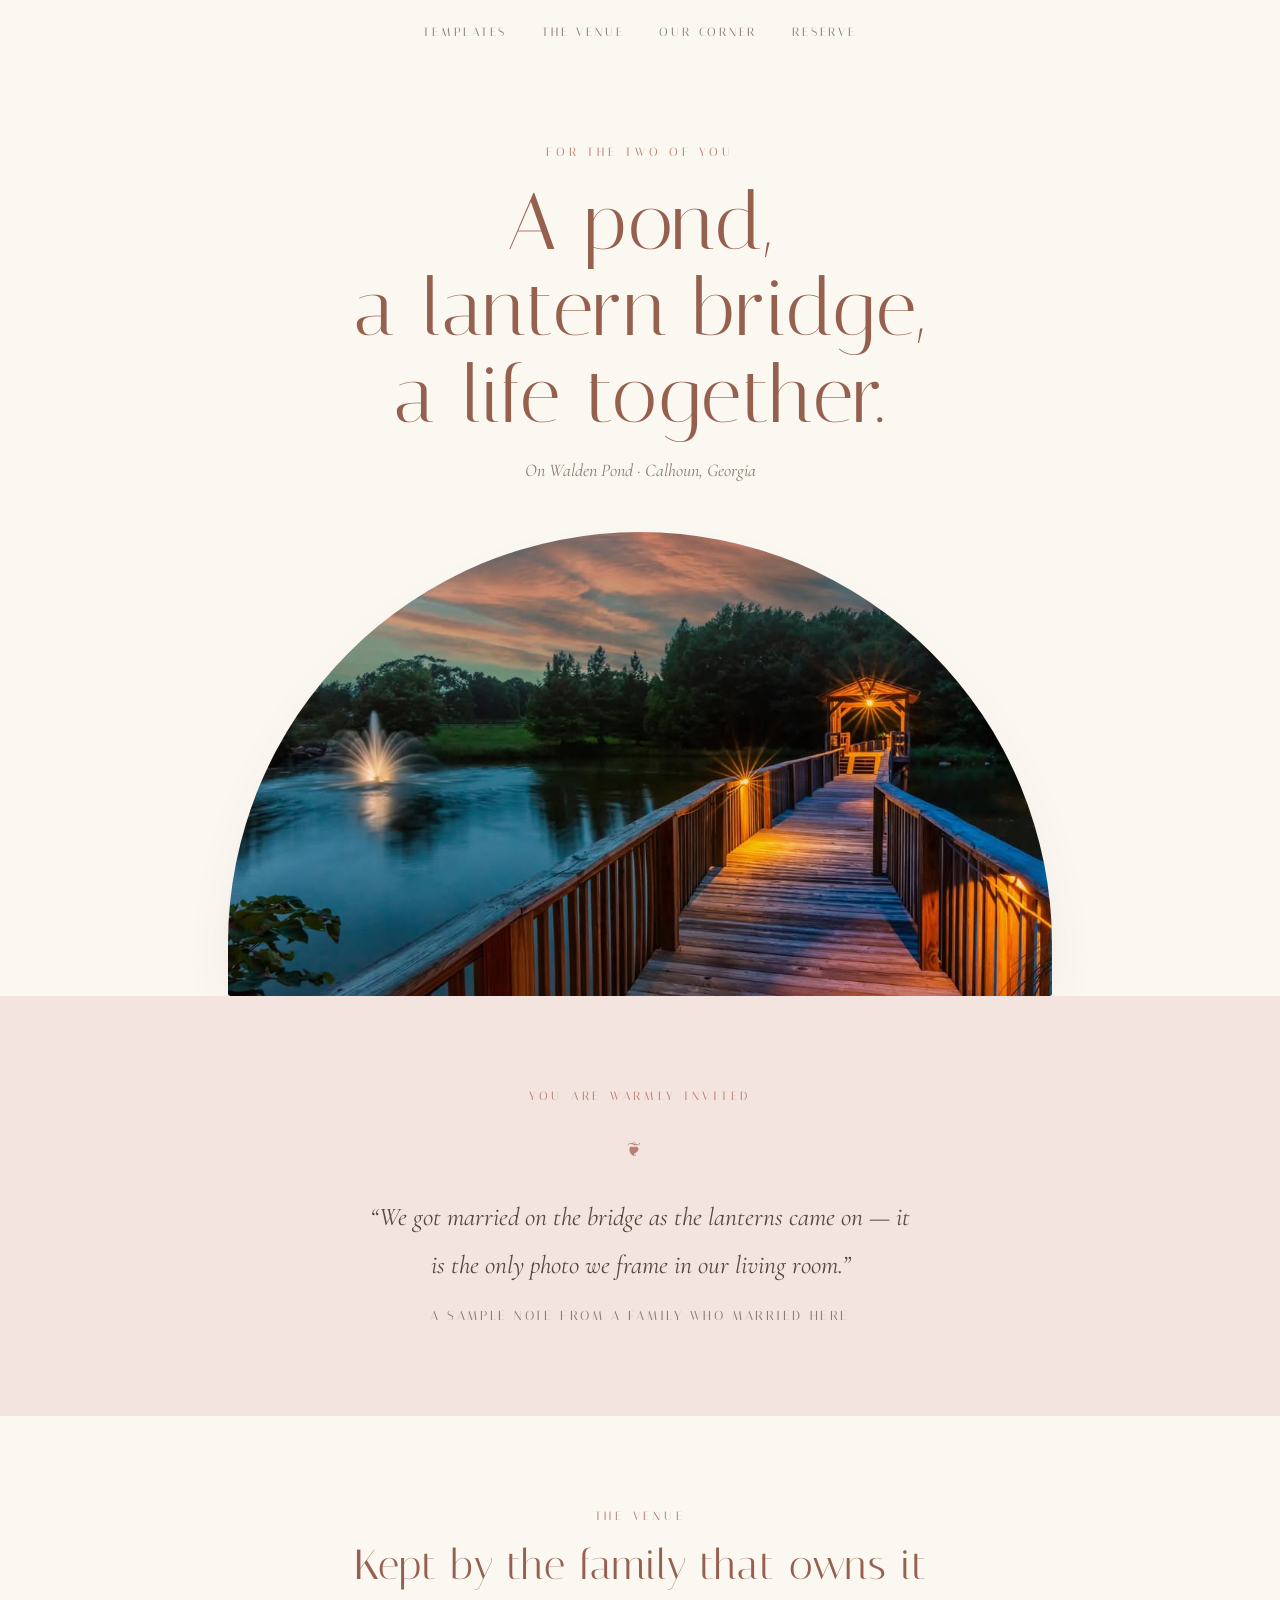
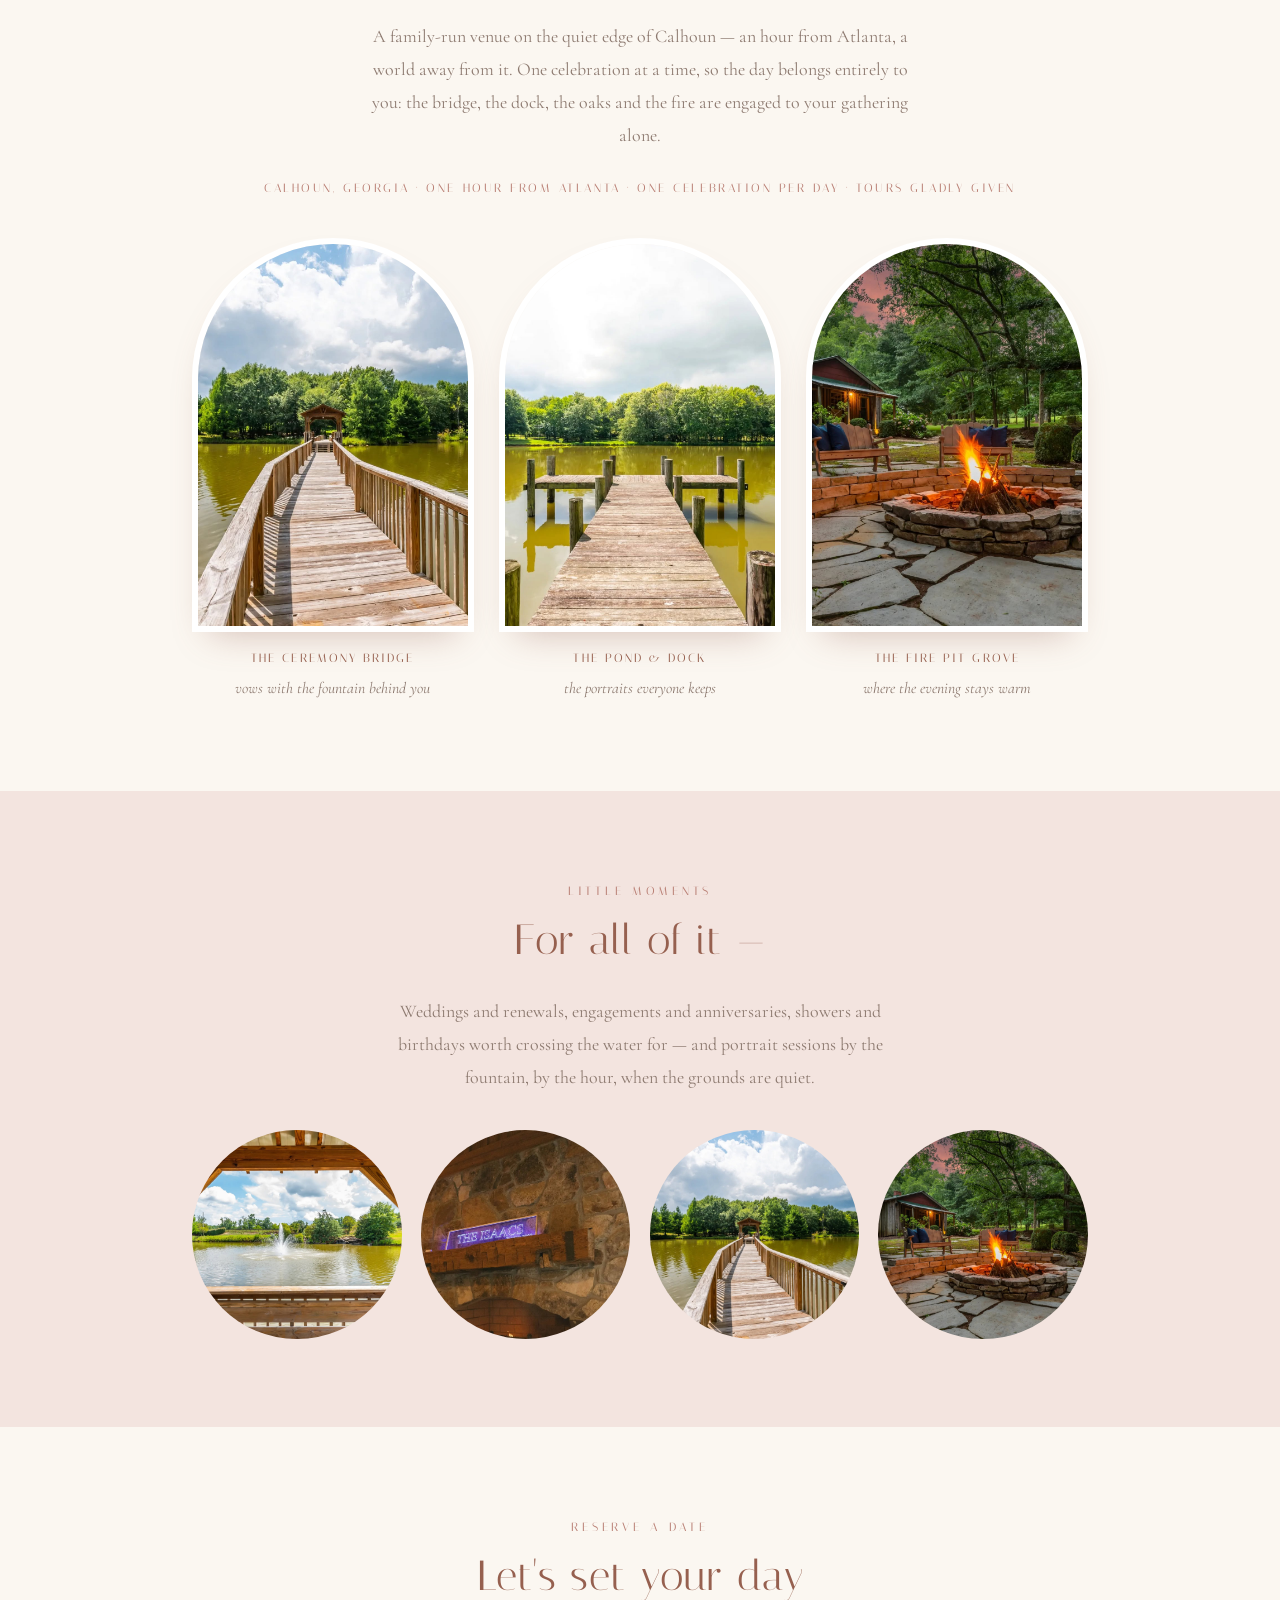
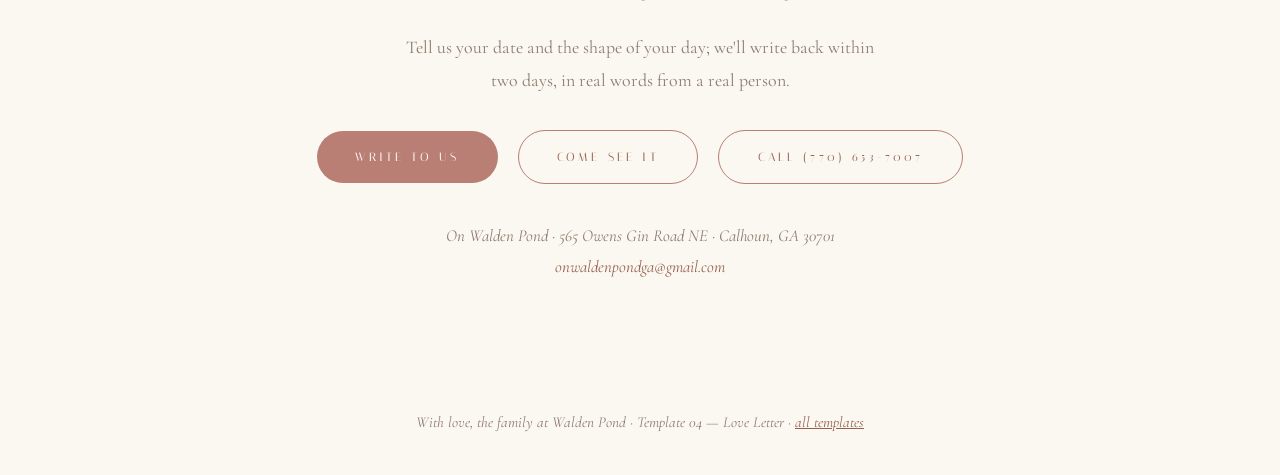
<file: templates/04-love-letter/index.html>
<!DOCTYPE html>
<html lang="en">
<head>
  <meta charset="UTF-8">
  <meta name="viewport" content="width=device-width, initial-scale=1.0">
    <meta name="robots" content="noindex">
  <title>Template 04 — Love Letter | On Walden Pond</title>
  <meta name="description" content="On Walden Pond — family-owned wedding venue in Calhoun, Georgia. Template design 04: Love Letter, soft and romantic.">
  <meta property="og:site_name" content="On Walden Pond">
  <meta property="og:type" content="website">
  <meta property="og:url" content="https://on-walden-pond.github.io/templates/04-love-letter/">
  <meta property="og:title" content="Design 04 — Love Letter | On Walden Pond">
  <meta property="og:description" content="Soft and romantic — the website set as a love letter from a family-owned pond venue in North Georgia. Vote on this design.">
  <meta property="og:image" content="https://on-walden-pond.github.io/images/hero/hero-bridge-dusk.jpg">
  <meta name="twitter:card" content="summary_large_image">
  <link rel="preconnect" href="https://fonts.googleapis.com">
  <link rel="preconnect" href="https://fonts.gstatic.com" crossorigin>
  <link href="https://fonts.googleapis.com/css2?family=Italiana&family=Cormorant+Garamond:ital,wght@0,400;0,500;1,400;1,500&display=swap" rel="stylesheet">
  <style>
    :root { --blush: #f3e4df; --ivory: #fbf7f1; --rose: #b97f74; --rose-deep: #96604f; --ink: #58473f; --soft: #8d7a70; }
    * { margin: 0; padding: 0; box-sizing: border-box; }
    html { scroll-behavior: smooth; }
    body { font-family: "Cormorant Garamond", Georgia, serif; background: var(--ivory); color: var(--ink); line-height: 1.85; font-size: 1.12rem; }
    img { display: block; max-width: 100%; }
    .wrap { max-width: 62rem; margin: 0 auto; padding: 0 clamp(1.25rem, 5vw, 3rem); text-align: center; }
    .kicker { font-family: "Italiana", serif; letter-spacing: 0.3em; text-transform: uppercase; font-size: 0.78rem; color: var(--rose); }
    h1, h2 { font-family: "Italiana", serif; font-weight: 400; color: var(--rose-deep); }
    h1 { font-size: clamp(2.8rem, 8vw, 5rem); line-height: 1.08; letter-spacing: 0.02em; margin: 1rem 0; }
    h2 { font-size: clamp(1.8rem, 4vw, 2.6rem); letter-spacing: 0.02em; margin-bottom: 1rem; }
    .divider { color: var(--rose); font-size: 1.2rem; margin: 1.6rem 0; letter-spacing: 0.6em; }

    .hero { padding: clamp(3rem, 8vw, 6rem) 0 0; }
    .hero-img { margin-top: 2.8rem; }
    .hero-img img { width: min(56rem, 92%); margin: 0 auto; aspect-ratio: 16/9; object-fit: cover; border-radius: 999px 999px 6px 6px; box-shadow: 0 30px 60px -30px rgba(150,96,79,0.35); }
    .hero::before { content: ""; display: block; }

    nav { display: flex; justify-content: center; gap: 2.2rem; padding: 1.4rem 0 0; flex-wrap: wrap; }
    nav a { font-family: "Italiana", serif; letter-spacing: 0.24em; text-transform: uppercase; font-size: 0.72rem; color: var(--soft); text-decoration: none; }
    nav a:hover { color: var(--rose-deep); }

    section { padding: clamp(3rem, 8vw, 5.5rem) 0; }
    .letter { background: var(--blush); }
    .letter p.lede { font-style: italic; font-size: clamp(1.25rem, 2.6vw, 1.6rem); max-width: 34rem; margin: 0 auto; color: var(--ink); }

    .arches { display: grid; grid-template-columns: repeat(3, 1fr); gap: 1.6rem; margin-top: 2.4rem; }
    .arches figure img { aspect-ratio: 3/4.2; object-fit: cover; border-radius: 999px 999px 4px 4px; border: 6px solid #fff; box-shadow: 0 18px 36px -18px rgba(150,96,79,0.4); }
    .arches figcaption { font-family: "Italiana", serif; letter-spacing: 0.18em; text-transform: uppercase; font-size: 0.72rem; color: var(--rose-deep); margin-top: 1rem; }
    .arches figcaption small { display: block; font-family: "Cormorant Garamond", serif; text-transform: none; letter-spacing: 0; font-style: italic; font-size: 0.98rem; color: var(--soft); margin-top: 0.3rem; }

    .moments { display: grid; grid-template-columns: repeat(4, 1fr); gap: 1.2rem; margin-top: 2.2rem; }
    .moments img { aspect-ratio: 1; object-fit: cover; border-radius: 999px; }

    .invite .btn { display: inline-block; margin: 0.4rem 0.5rem; padding: 0.95rem 2.4rem; font-family: "Italiana", serif; letter-spacing: 0.26em; text-transform: uppercase; font-size: 0.76rem; text-decoration: none; border-radius: 999px; }
    .btn-solid { background: var(--rose); color: #fff; }
    .btn-solid:hover { background: var(--rose-deep); }
    .btn-line { border: 1px solid var(--rose); color: var(--rose-deep); }
    .btn-line:hover { background: var(--blush); }

    address { font-style: italic; color: var(--soft); margin-top: 1.8rem; font-size: 1.05rem; }
    address a { color: var(--rose-deep); text-decoration: none; }
    footer { padding: 2.4rem 1rem; text-align: center; font-style: italic; color: var(--soft); font-size: 0.95rem; }
    footer a { color: var(--rose-deep); }
    @media (max-width: 780px) { .arches { grid-template-columns: 1fr; } .moments { grid-template-columns: repeat(2, 1fr); } }
  </style>
</head>
<body>
  <div class="wrap">
    <nav>
      <a href="../">Templates</a>
      <a href="#venue">The Venue</a>
      <a href="#corner">Our Corner</a>
      <a href="#book">Reserve</a>
    </nav>
    <header class="hero" id="top">
      <p class="kicker">For the two of you</p>
      <h1>A pond,<br>a lantern bridge,<br>a life together.</h1>
      <p class="italic" style="font-style:italic;color:var(--soft)">On Walden Pond · Calhoun, Georgia</p>
      <div class="hero-img">
        <img src="../../images/hero/hero-bridge-dusk.jpg" alt="The lantern bridge glowing at dusk">
      </div>
    </header>
  </div>

  <section class="letter">
    <div class="wrap">
      <p class="kicker">You are warmly invited</p>
      <div class="divider">❦</div>
      <p class="lede">“We got married on the bridge as the lanterns came on — it is the only photo we frame in our living room.”</p>
      <p style="font-size:0.8rem;letter-spacing:0.2em;text-transform:uppercase;font-family:Italiana,serif;color:var(--soft);margin-top:1rem">A sample note from a family who married here</p>
    </div>
  </section>

  <section id="venue">
    <div class="wrap">
      <p class="kicker">The Venue</p>
      <h2>Kept by the family that owns it</h2>
      <p style="max-width:34rem;margin:0 auto;color:var(--soft)">A family-run venue on the quiet edge of Calhoun — an hour from Atlanta, a world away from it. One celebration at a time, so the day belongs entirely to you: the bridge, the dock, the oaks and the fire are engaged to your gathering alone.</p>
      <p style="font-family:Italiana,serif;letter-spacing:0.22em;text-transform:uppercase;font-size:0.72rem;color:var(--rose);margin-top:1.6rem">Calhoun, Georgia · One hour from Atlanta · One celebration per day · Tours gladly given</p>
      <div class="arches" id="corner">
        <figure>
          <img src="../../images/venue/ceremony-bridge-day.jpg" alt="The ceremony bridge in daylight" loading="lazy">
          <figcaption>The Ceremony Bridge<small>vows with the fountain behind you</small></figcaption>
        </figure>
        <figure>
          <img src="../../images/venue/pond-dock.jpg" alt="The bride on the dock" loading="lazy">
          <figcaption>The Pond &amp; Dock<small>the portraits everyone keeps</small></figcaption>
        </figure>
        <figure>
          <img src="../../images/venue/firepit-grove.jpg" alt="The fire pit at dusk" loading="lazy">
          <figcaption>The Fire Pit Grove<small>where the evening stays warm</small></figcaption>
        </figure>
      </div>
    </div>
  </section>

  <section class="letter">
    <div class="wrap">
      <p class="kicker">Little Moments</p>
      <h2>For all of it —</h2>
      <p style="max-width:32rem;margin:0 auto;color:var(--soft)">Weddings and renewals, engagements and anniversaries, showers and birthdays worth crossing the water for — and portrait sessions by the fountain, by the hour, when the grounds are quiet.</p>
      <div class="moments">
        <img src="../../images/venue/gazebo-fountain-view.jpg" alt="First kiss in the pavilion" loading="lazy">
        <img src="../../images/reception/fireplace-gathering.jpg" alt="The dressed dinner table" loading="lazy">
        <img src="../../images/venue/ceremony-bridge-day.jpg" alt="Getting ready by the window" loading="lazy">
        <img src="../../images/venue/firepit-grove.jpg" alt="The send-off" loading="lazy">
      </div>
    </div>
  </section>

  <section class="invite" id="book">
    <div class="wrap">
      <p class="kicker">Reserve a Date</p>
      <h2>Let's set your day</h2>
      <p style="max-width:30rem;margin:0 auto 1.6rem;color:var(--soft)">Tell us your date and the shape of your day; we'll write back within two days, in real words from a real person.</p>
      <div>
        <a class="btn btn-solid" href="mailto:onwaldenpondga@gmail.com">Write to Us</a>
        <a class="btn btn-line" href="mailto:onwaldenpondga@gmail.com?subject=Wedding%20Tour%20Request">Come See It</a>
        <a class="btn btn-line" href="tel:+17706537007">Call (770) 653-7007</a>
      </div>
      <address>
        On Walden Pond · 565 Owens Gin Road NE · Calhoun, GA 30701<br>
        <a href="mailto:onwaldenpondga@gmail.com">onwaldenpondga@gmail.com</a>
      </address>
    </div>
  </section>

  <footer>With love, the family at Walden Pond · Template 04 — Love Letter · <a href="../">all templates</a></footer>
</body>
</html>
</file>
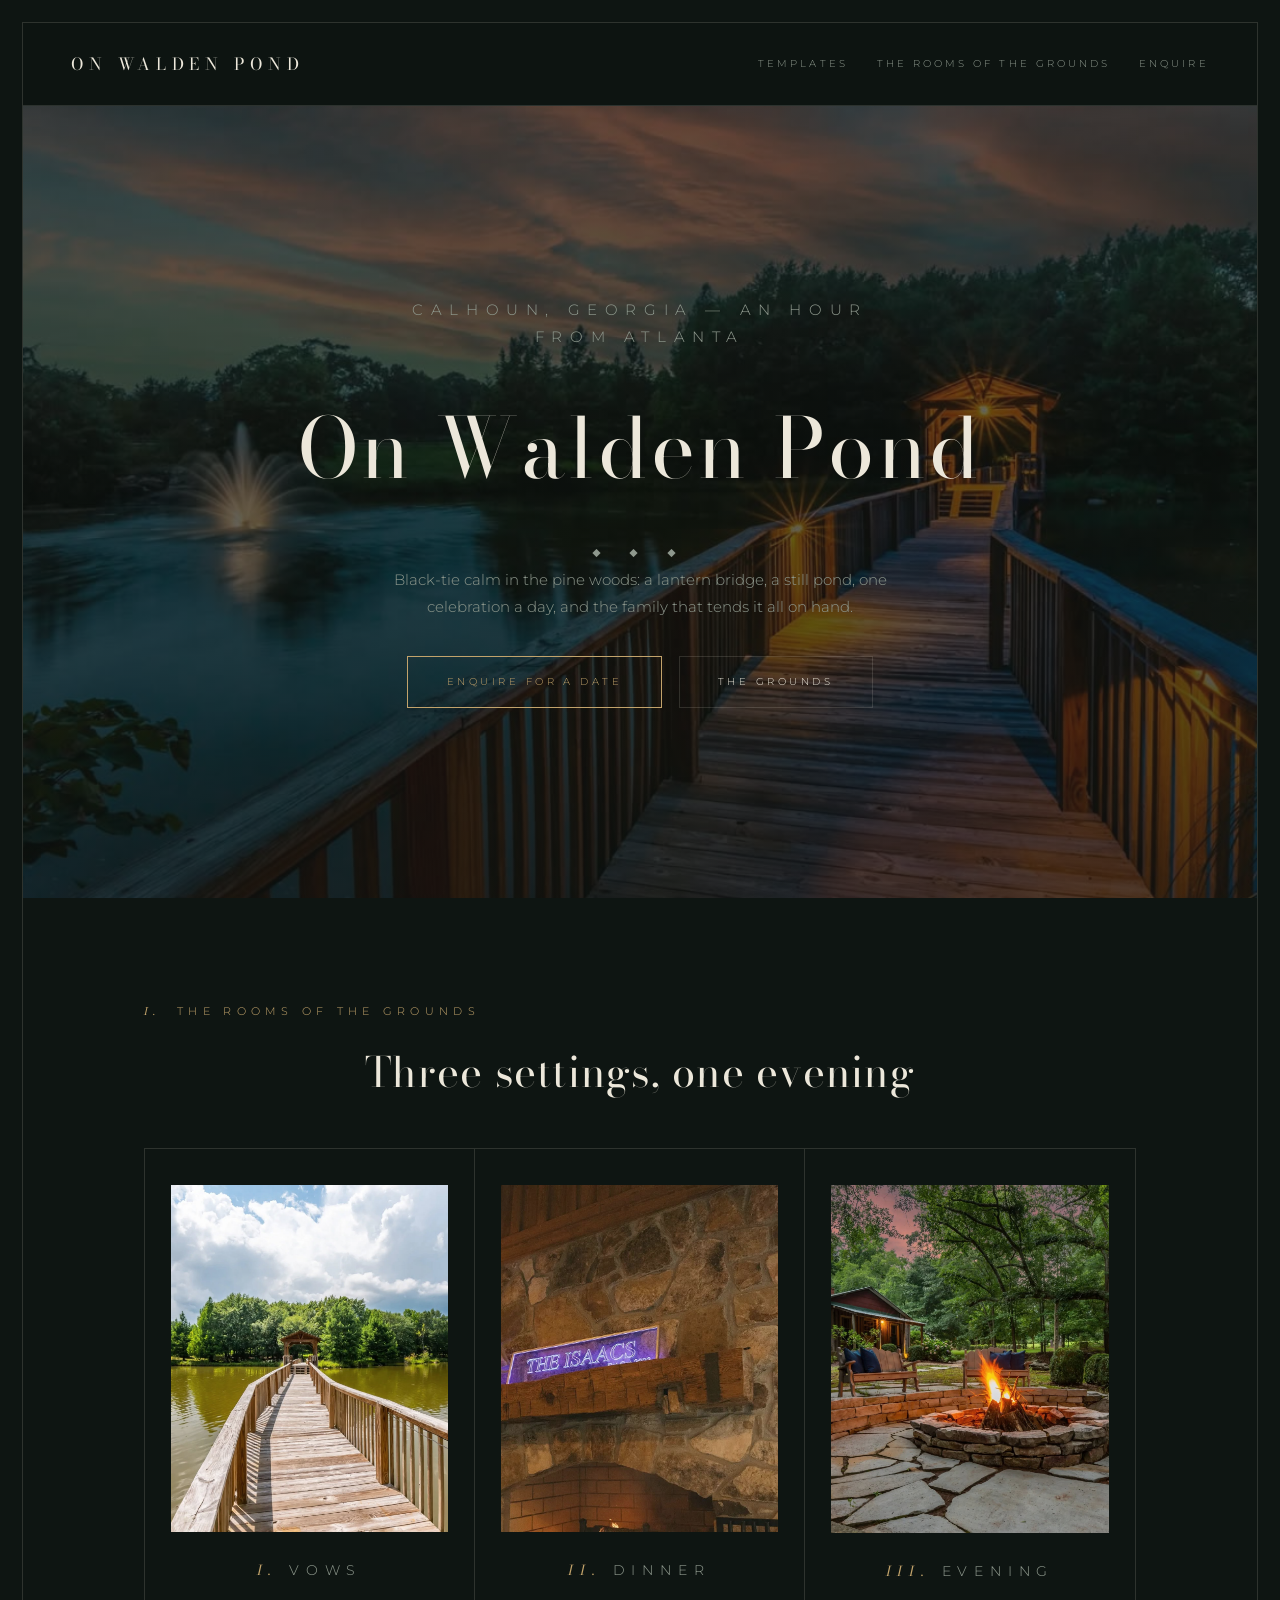
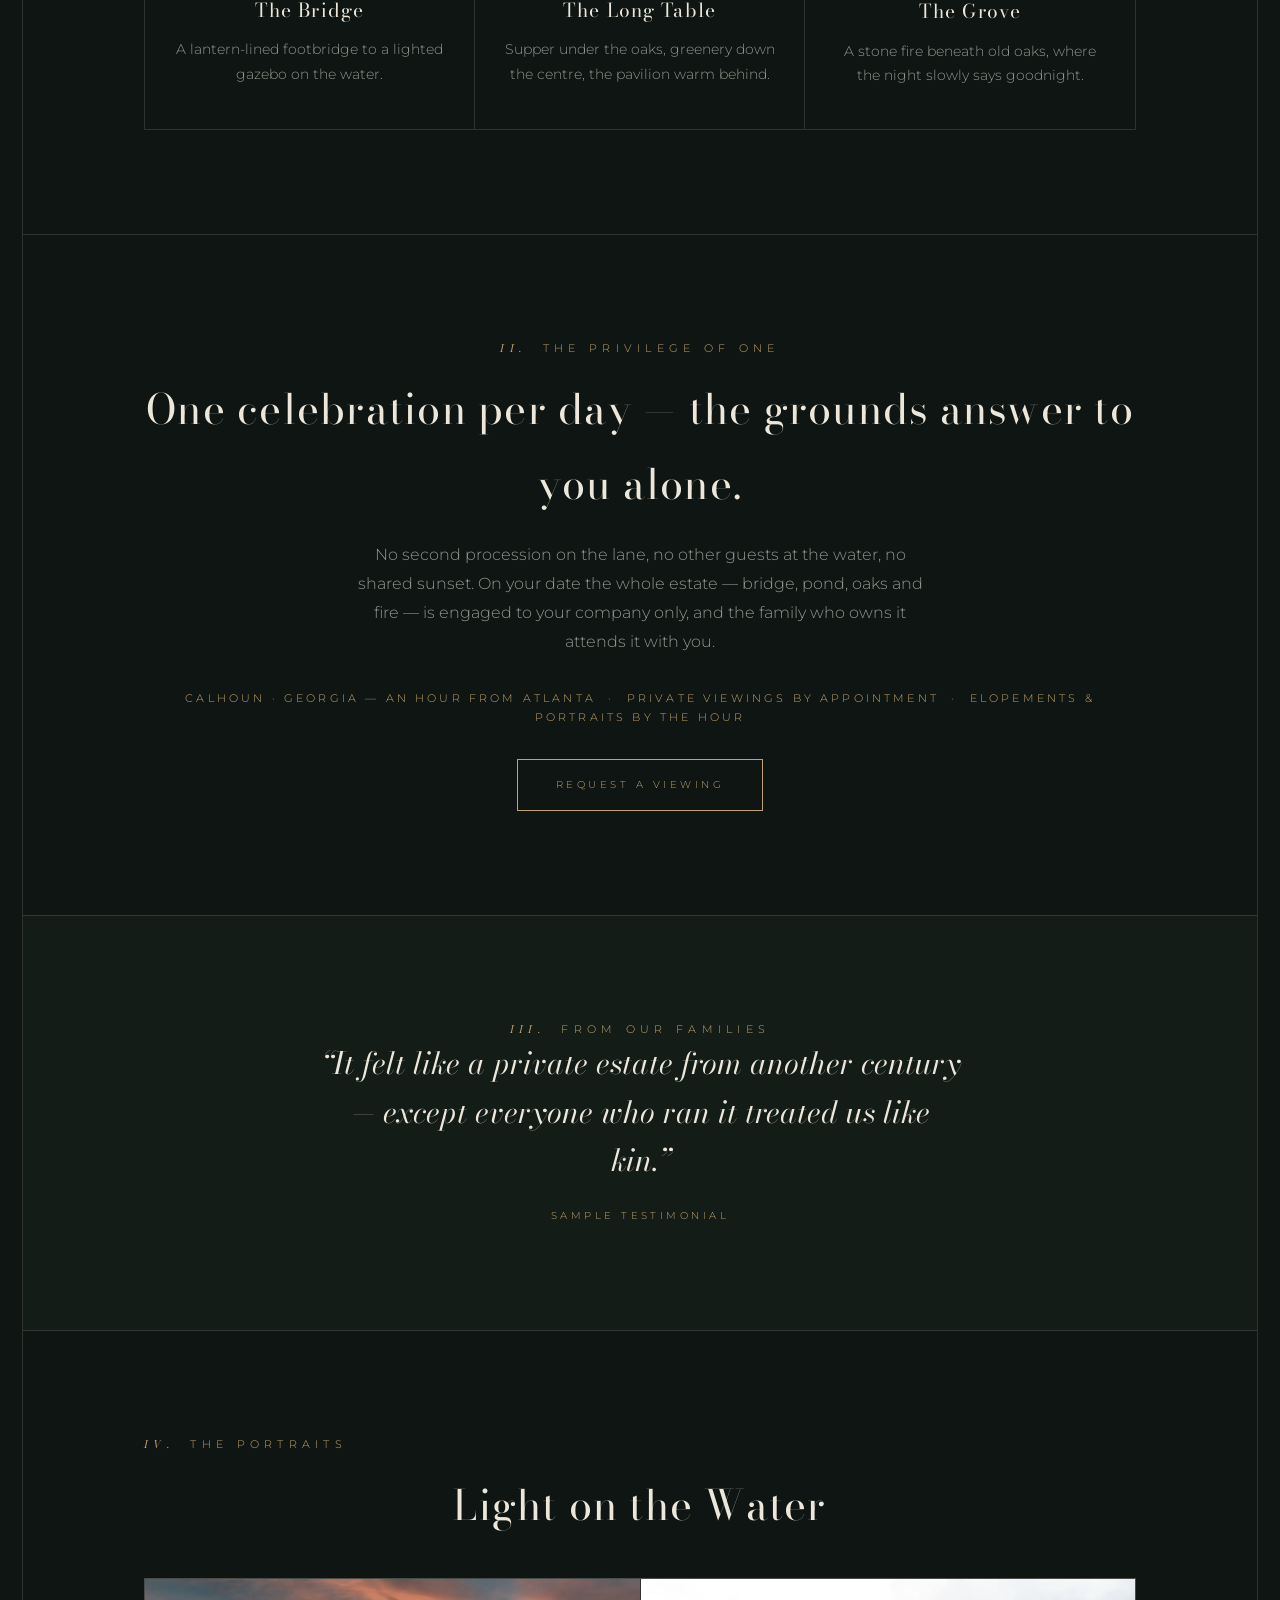
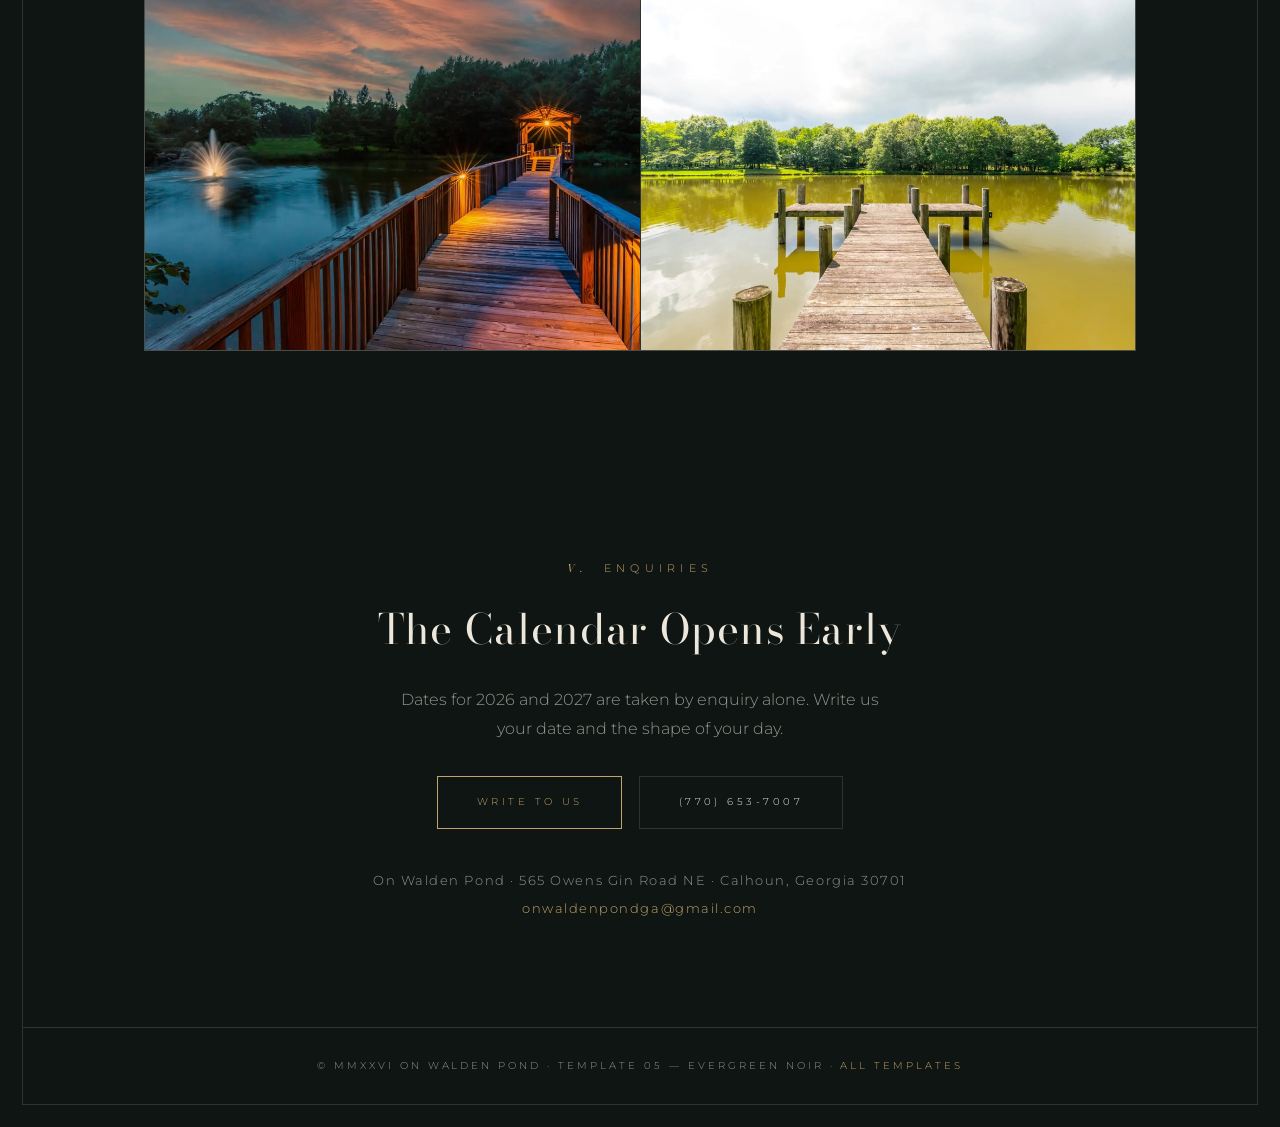
<file: templates/05-evergreen-noir/index.html>
<!DOCTYPE html>
<html lang="en">
<head>
  <meta charset="UTF-8">
  <meta name="viewport" content="width=device-width, initial-scale=1.0">
    <meta name="robots" content="noindex">
  <title>Template 05 — Evergreen Noir | On Walden Pond</title>
  <meta name="description" content="On Walden Pond — family-owned wedding venue in Calhoun, Georgia. Template design 05: Evergreen Noir, black-tie and cinematic dark.">
  <meta property="og:site_name" content="On Walden Pond">
  <meta property="og:type" content="website">
  <meta property="og:url" content="https://on-walden-pond.github.io/templates/05-evergreen-noir/">
  <meta property="og:title" content="Design 05 — Evergreen Noir | On Walden Pond">
  <meta property="og:description" content="Black-tie and cinematic dark — lanterns, pines, and one celebration per day. Vote on this design.">
  <meta property="og:image" content="https://on-walden-pond.github.io/images/venue/firepit-grove.jpg">
  <meta name="twitter:card" content="summary_large_image">
  <link rel="preconnect" href="https://fonts.googleapis.com">
  <link rel="preconnect" href="https://fonts.gstatic.com" crossorigin>
  <link href="https://fonts.googleapis.com/css2?family=Bodoni+Moda:ital,wght@0,400;0,500;1,400&family=Montserrat:wght@200;300;400&display=swap" rel="stylesheet">
  <style>
    :root { --noir: #0e1512; --noir2: #131c17; --cream: #ece7da; --dim: #8e988d; --gold: #c2a36b; --line: rgba(236,231,218,0.14); }
    * { margin: 0; padding: 0; box-sizing: border-box; }
    html { scroll-behavior: smooth; }
    body { font-family: Montserrat, sans-serif; font-weight: 300; background: var(--noir); color: var(--cream); line-height: 1.8; }
    img { display: block; max-width: 100%; }
    .frame { border: 1px solid var(--line); margin: clamp(0.6rem, 2vw, 1.4rem); min-height: calc(100vh - 2.8rem); }
    .wrap { max-width: 68rem; margin: 0 auto; padding: 0 clamp(1.25rem, 5vw, 3rem); }
    .lbl { font-size: 0.66rem; letter-spacing: 0.5em; text-transform: uppercase; color: var(--gold); }
    .num { font-family: "Bodoni Moda", serif; font-style: italic; color: var(--gold); }

    .nav { display: flex; justify-content: space-between; align-items: center; padding: 1.6rem clamp(1.25rem, 4vw, 3rem); border-bottom: 1px solid var(--line); position: sticky; top: 0; background: color-mix(in srgb, var(--noir) 92%, transparent); backdrop-filter: blur(10px); z-index: 10; }
    .brand { font-family: "Bodoni Moda", serif; font-size: 1.05rem; letter-spacing: 0.34em; text-transform: uppercase; color: var(--cream); text-decoration: none; }
    nav { display: flex; gap: 1.8rem; }
    nav a { font-size: 0.64rem; letter-spacing: 0.3em; text-transform: uppercase; color: var(--dim); text-decoration: none; }
    nav a:hover { color: var(--gold); }

    .hero { position: relative; min-height: 88vh; display: grid; place-items: center; text-align: center;
      background: linear-gradient(rgba(14,21,18,0.55), rgba(14,21,18,0.72)), url("../../images/hero/hero-bridge-dusk.jpg") center / cover no-repeat; }
    h1 { font-family: "Bodoni Moda", serif; font-weight: 400; font-size: clamp(2.6rem, 7vw, 5.2rem); letter-spacing: 0.04em; margin: 1.4rem 0 1rem; }
    .hero p { color: var(--dim); max-width: 34rem; margin: 0 auto; font-size: 0.95rem; }
    .orn { color: var(--gold); letter-spacing: 0.8em; margin: 1.6rem 0; font-size: 0.8rem; }
    .btn { display: inline-block; padding: 1rem 2.4rem; font-size: 0.64rem; letter-spacing: 0.34em; text-transform: uppercase; text-decoration: none; border: 1px solid var(--gold); color: var(--gold); transition: all 0.3s; }
    .btn:hover { background: var(--gold); color: var(--noir); }
    .btn + .btn { margin-left: 0.8rem; }

    section { padding: clamp(3.5rem, 9vw, 6.5rem) 0; }
    h2 { font-family: "Bodoni Moda", serif; font-weight: 400; font-size: clamp(1.7rem, 4vw, 2.6rem); letter-spacing: 0.03em; margin: 0.9rem 0 1.2rem; }
    .dim { color: var(--dim); }

    .salons { display: grid; grid-template-columns: repeat(3, 1fr); border: 1px solid var(--line); }
    .salon { border-right: 1px solid var(--line); text-align: center; padding: 2.2rem 1.6rem 2.6rem; }
    .salon:last-child { border-right: 0; }
    .salon img { aspect-ratio: 4/5; object-fit: cover; margin-bottom: 1.6rem; filter: saturate(0.92); }
    .salon h3 { font-family: "Bodoni Moda", serif; font-weight: 400; font-size: 1.2rem; letter-spacing: 0.06em; margin: 0.7rem 0 0.6rem; }
    .salon p { font-size: 0.85rem; color: var(--dim); }

    .quote { background: var(--noir2); border-block: 1px solid var(--line); text-align: center; }
    .quote blockquote { font-family: "Bodoni Moda", serif; font-style: italic; font-weight: 400; font-size: clamp(1.3rem, 3vw, 1.9rem); max-width: 40rem; margin: 0 auto; line-height: 1.6; }
    .quote cite { display: block; margin-top: 1.4rem; font-style: normal; font-size: 0.64rem; letter-spacing: 0.34em; text-transform: uppercase; color: var(--gold); }

    .diptych { display: grid; grid-template-columns: 1fr 1fr; gap: 1px; background: var(--line); border: 1px solid var(--line); }
    .diptych img { width: 100%; height: 100%; object-fit: cover; aspect-ratio: 4/3; }

    .book { text-align: center; }
    address { margin-top: 2.4rem; font-style: normal; font-size: 0.8rem; letter-spacing: 0.12em; color: var(--dim); line-height: 2.2; }
    address a { color: var(--gold); text-decoration: none; }
    .end { border-top: 1px solid var(--line); text-align: center; padding: 1.8rem; font-size: 0.62rem; letter-spacing: 0.3em; text-transform: uppercase; color: var(--dim); }
    .end a { color: var(--gold); text-decoration: none; }
    @media (max-width: 820px) { .salons, .diptych { grid-template-columns: 1fr; } .salon { border-right: 0; border-bottom: 1px solid var(--line); } nav a:not(:last-child) { display: none; } }
  </style>
</head>
<body>
<div class="frame">
  <div class="nav">
    <a class="brand" href="#top">On Walden Pond</a>
    <nav>
      <a href="../">Templates</a>
      <a href="#salons">The Rooms of the Grounds</a>
      <a href="#book">Enquire</a>
    </nav>
  </div>

  <section class="hero">
    <div class="wrap">
      <p class="lbl">Calhoun, Georgia — An Hour from Atlanta</p>
      <h1>On Walden Pond</h1>
      <p class="orn">◆ ◆ ◆</p>
      <p>Black-tie calm in the pine woods: a lantern bridge, a still pond, one celebration a day, and the family that tends it all on hand.</p>
      <div style="margin-top:2.2rem">
        <a class="btn" href="#book">Enquire for a Date</a>
        <a class="btn" href="#salons" style="border-color:var(--line);color:var(--cream)">The Grounds</a>
      </div>
    </div>
  </section>

  <section id="salons">
    <div class="wrap">
      <p class="lbl"><span class="num">I.</span> &nbsp;The Rooms of the Grounds</p>
      <h2 style="text-align:center">Three settings, one evening</h2>
      <div class="salons" style="margin-top:2.4rem">
        <div class="salon">
          <img src="../../images/venue/ceremony-bridge-day.jpg" alt="The ceremony bridge" loading="lazy">
          <p class="lbl"><span class="num">i.</span> Vows</p>
          <h3>The Bridge</h3>
          <p>A lantern-lined footbridge to a lighted gazebo on the water.</p>
        </div>
        <div class="salon">
          <img src="../../images/reception/fireplace-gathering.jpg" alt="The dinner table" loading="lazy">
          <p class="lbl"><span class="num">ii.</span> Dinner</p>
          <h3>The Long Table</h3>
          <p>Supper under the oaks, greenery down the centre, the pavilion warm behind.</p>
        </div>
        <div class="salon">
          <img src="../../images/venue/firepit-grove.jpg" alt="The fire pit grove" loading="lazy">
          <p class="lbl"><span class="num">iii.</span> Evening</p>
          <h3>The Grove</h3>
          <p>A stone fire beneath old oaks, where the night slowly says goodnight.</p>
        </div>
      </div>
    </div>
  </section>

  <section style="border-top:1px solid var(--line)">
    <div class="wrap" style="text-align:center">
      <p class="lbl"><span class="num">II.</span> &nbsp;The Privilege of One</p>
      <h2>One celebration per day — the grounds answer to you alone.</h2>
      <p class="dim" style="max-width:36rem;margin:0 auto">No second procession on the lane, no other guests at the water, no shared sunset. On your date the whole estate — bridge, pond, oaks and fire — is engaged to your company only, and the family who owns it attends it with you.</p>
      <p class="lbl" style="margin-top:2rem;letter-spacing:0.3em">Calhoun · Georgia — an hour from Atlanta &nbsp;·&nbsp; Private viewings by appointment &nbsp;·&nbsp; Elopements &amp; portraits by the hour</p>
      <div style="margin-top:2rem"><a class="btn" href="mailto:onwaldenpondga@gmail.com?subject=Private%20Viewing%20Request">Request a Viewing</a></div>
    </div>
  </section>

  <section class="quote">
    <div class="wrap">
      <p class="lbl"><span class="num">III.</span> &nbsp;From Our Families</p>
      <blockquote>“It felt like a private estate from another century — except everyone who ran it treated us like kin.”</blockquote>
      <cite>Sample testimonial</cite>
    </div>
  </section>

  <section>
    <div class="wrap">
      <p class="lbl"><span class="num">IV.</span> &nbsp;The Portraits</p>
      <h2 style="text-align:center;margin-bottom:2.2rem">Light on the Water</h2>
      <div class="diptych">
        <img src="../../images/hero/hero-bridge-dusk.jpg" alt="The bride on the lantern bridge" loading="lazy">
        <img src="../../images/venue/pond-dock.jpg" alt="The newlyweds on the dock" loading="lazy">
      </div>
    </div>
  </section>

  <section class="book" id="book">
    <div class="wrap">
      <p class="lbl"><span class="num">V.</span> &nbsp;Enquiries</p>
      <h2>The Calendar Opens Early</h2>
      <p class="dim" style="max-width:30rem;margin:0 auto">Dates for 2026 and 2027 are taken by enquiry alone. Write us your date and the shape of your day.</p>
      <div style="margin-top:2rem">
        <a class="btn" href="mailto:onwaldenpondga@gmail.com">Write to Us</a>
        <a class="btn" href="tel:+17706537007" style="border-color:var(--line);color:var(--cream)">(770) 653-7007</a>
      </div>
      <address>
        On Walden Pond · 565 Owens Gin Road NE · Calhoun, Georgia 30701<br>
        <a href="mailto:onwaldenpondga@gmail.com">onwaldenpondga@gmail.com</a>
      </address>
    </div>
  </section>

  <div class="end">© MMXXVI On Walden Pond · Template 05 — Evergreen Noir · <a href="../">All Templates</a></div>
</div>
</body>
</html>
</file>
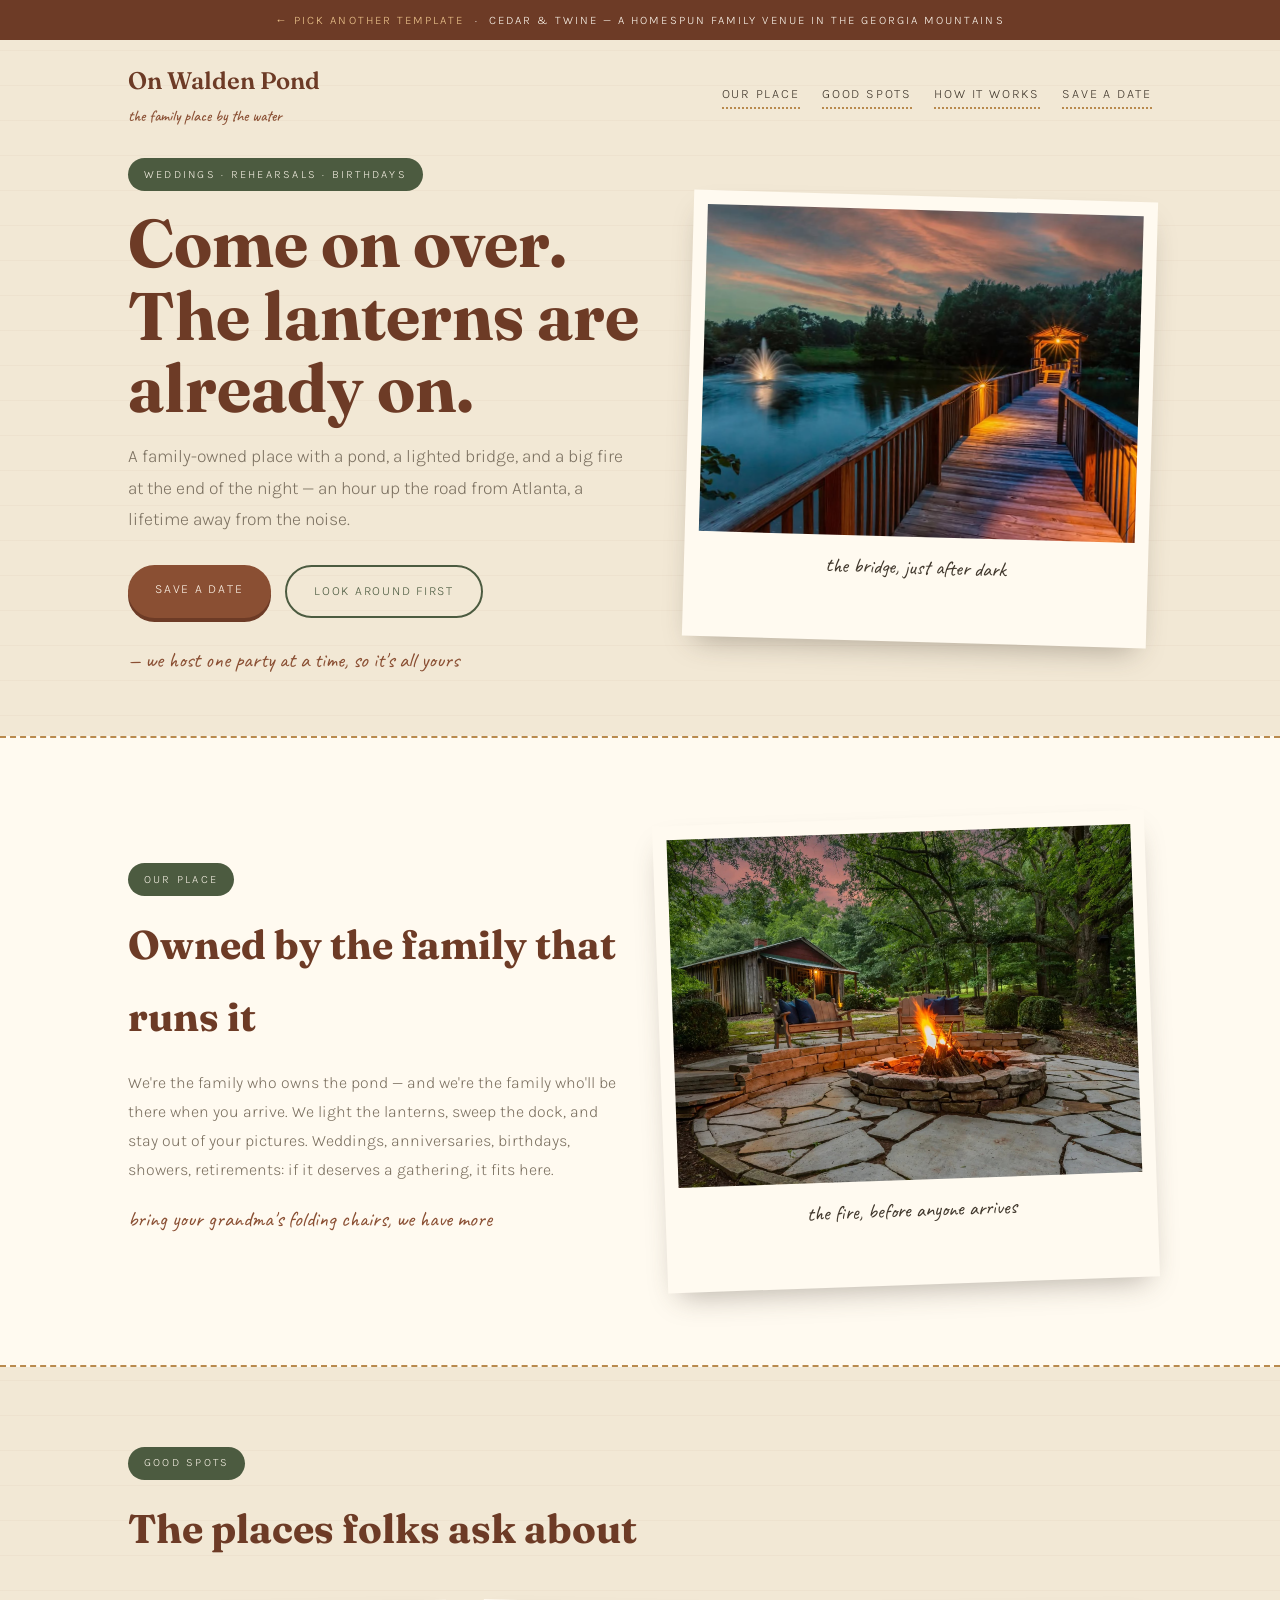
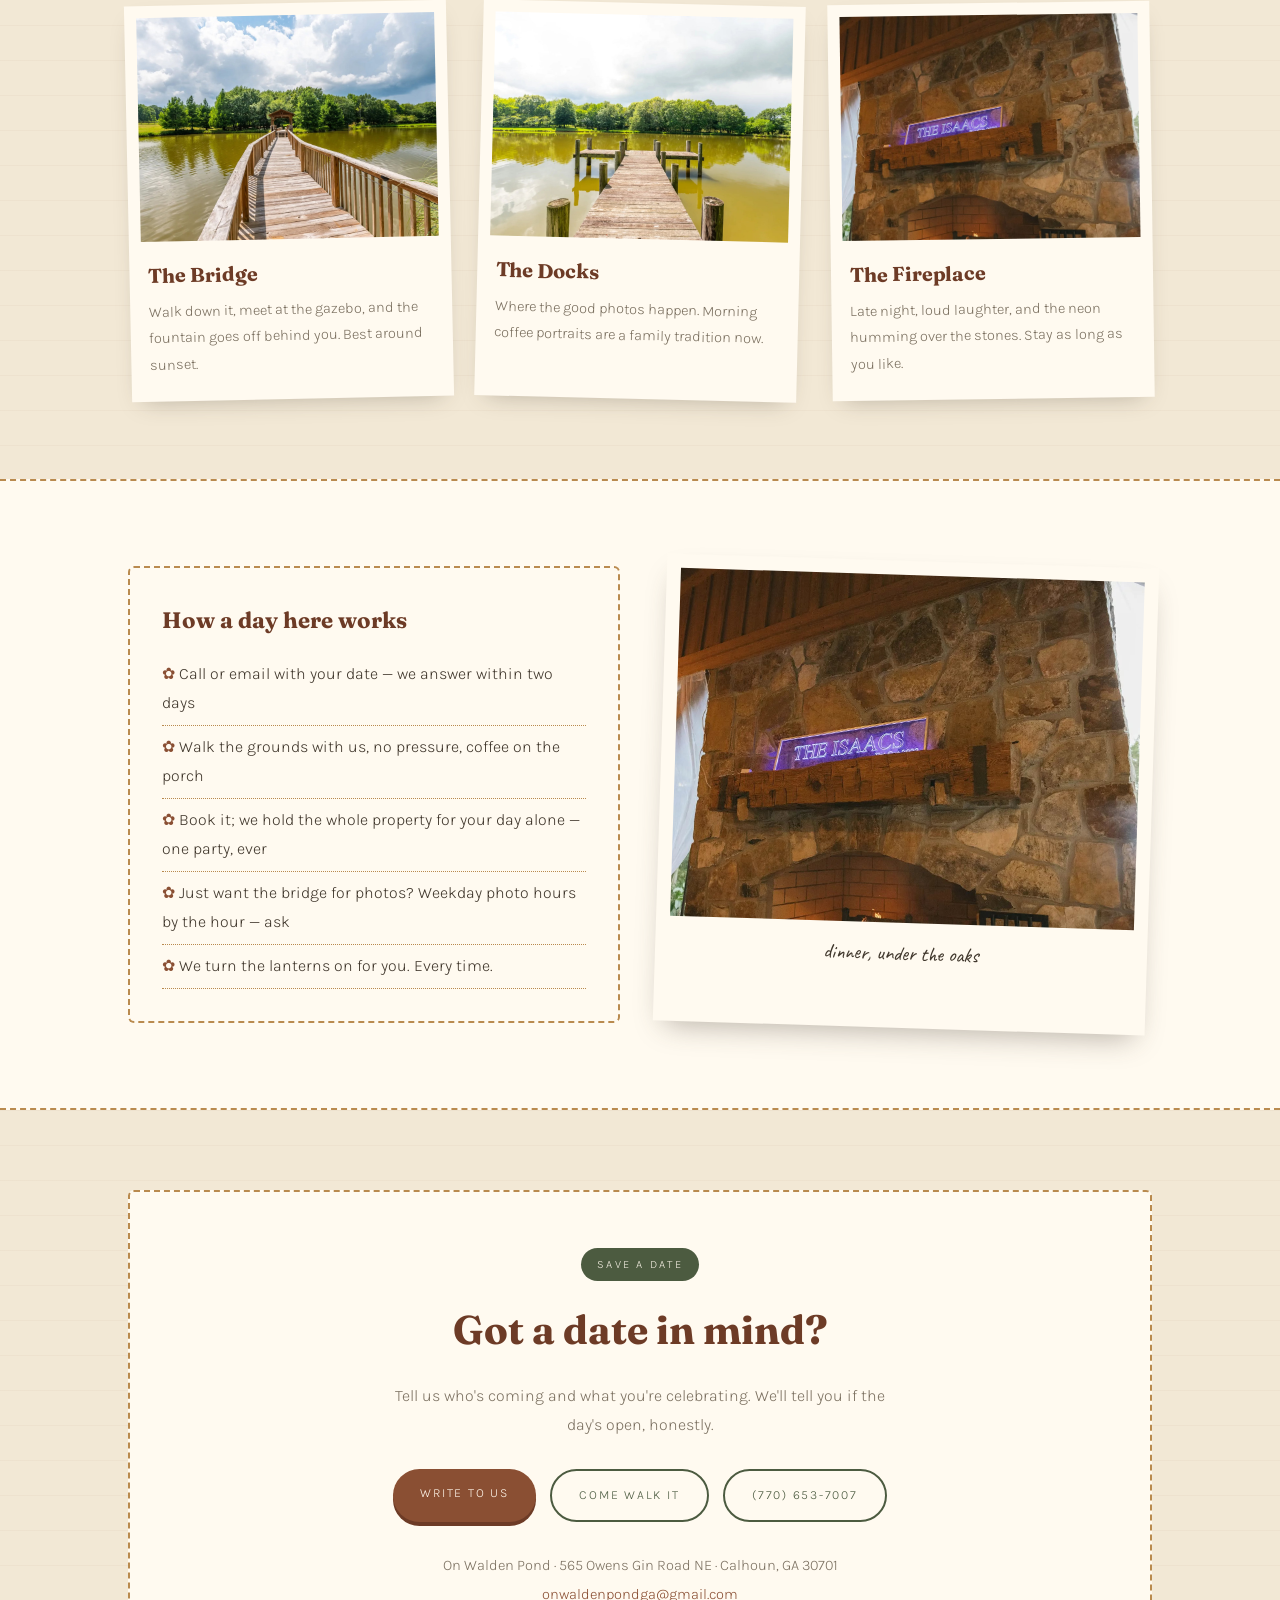
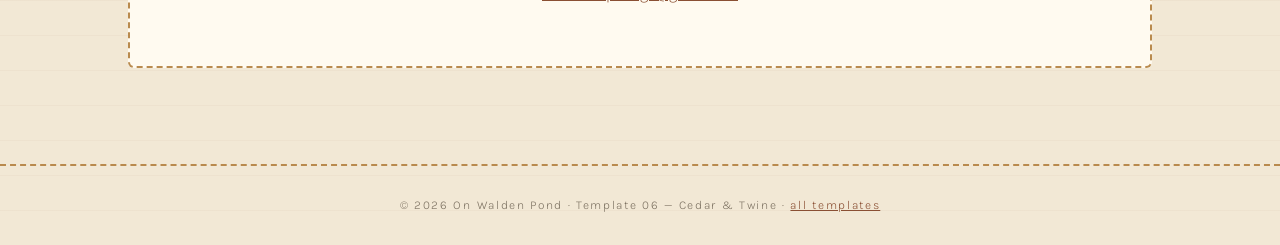
<file: templates/06-cedar-twine/index.html>
<!DOCTYPE html>
<html lang="en">
<head>
  <meta charset="UTF-8">
  <meta name="viewport" content="width=device-width, initial-scale=1.0">
    <meta name="robots" content="noindex">
  <title>Template 06 — Cedar &amp; Twine | On Walden Pond</title>
  <meta name="description" content="On Walden Pond — family-owned wedding venue in Calhoun, Georgia. Template design 06: Cedar & Twine, warm and homespun.">
  <meta property="og:site_name" content="On Walden Pond">
  <meta property="og:type" content="website">
  <meta property="og:url" content="https://on-walden-pond.github.io/templates/06-cedar-twine/">
  <meta property="og:title" content="Design 06 — Cedar &amp; Twine | On Walden Pond">
  <meta property="og:description" content="Warm and homespun — handwritten notes, the fire pit grove, and the family that runs it all. Vote on this design.">
  <meta property="og:image" content="https://on-walden-pond.github.io/images/venue/gazebo-fountain-view.jpg">
  <meta name="twitter:card" content="summary_large_image">
  <link rel="preconnect" href="https://fonts.googleapis.com">
  <link rel="preconnect" href="https://fonts.gstatic.com" crossorigin>
  <link href="https://fonts.googleapis.com/css2?family=Fraunces:ital,opsz,wght@0,9..144,400;0,9..144,600;1,9..144,400&family=Caveat:wght@500;600&family=Karla:wght@300;400;500&display=swap" rel="stylesheet">
  <style>
    :root { --kraft: #f2e8d5; --paper: #fffaf0; --barn: #8a4f33; --barn-deep: #6d3b26; --pine: #4c5b40; --ink: #40372c; --dim: #7c7161; --thread: #b98a4e; }
    * { margin: 0; padding: 0; box-sizing: border-box; }
    html { scroll-behavior: smooth; }
    body { font-family: Karla, sans-serif; background: var(--kraft); color: var(--ink); line-height: 1.8; font-weight: 300;
      background-image: repeating-linear-gradient(0deg, transparent 0 34px, rgba(138,79,51,0.04) 34px 35px); }
    img { display: block; max-width: 100%; }
    .wrap { max-width: 70rem; margin: 0 auto; padding: 0 clamp(1.25rem, 5vw, 3rem); }
    h1, h2, h3 { font-family: Fraunces, Georgia, serif; color: var(--barn-deep); }
    .hand { font-family: Caveat, cursive; color: var(--barn); font-size: 1.35rem; }
    .badge { display: inline-block; background: var(--pine); color: #f4efe2; font-size: 0.7rem; letter-spacing: 0.2em; text-transform: uppercase; padding: 0.4rem 1rem; border-radius: 999px; }
    .stitch { border: 2px dashed var(--thread); border-radius: 6px; }

    .topbar { text-align: center; padding: 0.6rem 1rem; font-size: 0.72rem; letter-spacing: 0.18em; text-transform: uppercase; color: var(--paper); background: var(--barn-deep); }
    .topbar a { color: #f0c88f; text-decoration: none; }

    .head { display: flex; justify-content: space-between; align-items: center; gap: 1rem; padding: 1.2rem 0; flex-wrap: wrap; }
    .brand { font-family: Fraunces, serif; font-weight: 600; font-size: 1.5rem; color: var(--barn-deep); text-decoration: none; }
    .brand small { display: block; font-family: Caveat, cursive; font-weight: 500; font-size: 1rem; color: var(--barn); }
    nav { display: flex; gap: 1.4rem; flex-wrap: wrap; }
    nav a { text-decoration: none; color: var(--ink); font-size: 0.8rem; letter-spacing: 0.14em; text-transform: uppercase; border-bottom: 2px dotted var(--thread); padding-bottom: 2px; }
    nav a:hover { color: var(--barn); }

    .hero { padding: 1.5rem 0 3.5rem; display: grid; grid-template-columns: 1.05fr 0.95fr; gap: 3rem; align-items: center; }
    h1 { font-size: clamp(2.4rem, 6vw, 4.2rem); line-height: 1.08; margin: 1rem 0; }
    .hero p.big { font-size: 1.1rem; color: var(--dim); }
    .hero-actions { margin-top: 1.8rem; display: flex; gap: 0.9rem; flex-wrap: wrap; }
    .btn { display: inline-block; padding: 0.85rem 1.7rem; border-radius: 999px; text-decoration: none; font-size: 0.78rem; letter-spacing: 0.14em; text-transform: uppercase; }
    .btn-barn { background: var(--barn); color: #fff6ea; box-shadow: 0 4px 0 var(--barn-deep); }
    .btn-barn:hover { background: var(--barn-deep); }
    .btn-line { border: 2px solid var(--pine); color: var(--pine); }
    .btn-line:hover { background: var(--pine); color: #fff; }
    .polaroid { background: var(--paper); padding: 14px 14px 56px; box-shadow: 0 14px 30px -12px rgba(64,55,44,0.4); transform: rotate(1.6deg); }
    .polaroid img { width: 100%; aspect-ratio: 4/3; object-fit: cover; }
    .polaroid span { display: block; font-family: Caveat, cursive; font-size: 1.3rem; color: var(--ink); text-align: center; margin-top: 12px; }

    section { padding: clamp(2.6rem, 7vw, 5rem) 0; }
    h2 { font-size: clamp(1.7rem, 4vw, 2.5rem); margin: 0.8rem 0 1rem; }
    .cards { display: grid; grid-template-columns: repeat(3, 1fr); gap: 1.8rem; margin-top: 2.4rem; }
    .card { background: var(--paper); padding: 12px 12px 1.4rem; box-shadow: 0 10px 24px -12px rgba(64,55,44,0.35); transform: rotate(var(--tilt, 0deg)); }
    .card img { aspect-ratio: 4/3; object-fit: cover; }
    .card h3 { font-size: 1.25rem; margin: 1rem 0.4rem 0.4rem; }
    .card p { font-size: 0.92rem; color: var(--dim); margin: 0 0.4rem; }

    .recipe { display: grid; grid-template-columns: 1fr 1fr; gap: 2.5rem; align-items: center; }
    .recipe .stitch { padding: 2rem; background: var(--paper); }
    .recipe h3 { font-size: 1.4rem; margin-bottom: 0.8rem; }
    ul.check { list-style: none; }
    ul.check li { padding: 0.45rem 0; border-bottom: 1px dotted var(--thread); }
    ul.check li::before { content: "✿ "; color: var(--barn); }

    .book { text-align: center; padding-bottom: clamp(3.5rem, 9vw, 6rem); }
    .book .stitch { background: var(--paper); padding: clamp(2rem, 5vw, 3.5rem); }
    address { font-style: normal; margin-top: 1.8rem; color: var(--dim); font-size: 0.92rem; line-height: 2; }
    address a { color: var(--barn); }
    footer { text-align: center; padding: 1.8rem; font-size: 0.75rem; letter-spacing: 0.14em; color: var(--dim); border-top: 2px dashed var(--thread); }
    footer a { color: var(--barn); }
    @media (max-width: 840px) { .hero, .recipe, .cards { grid-template-columns: 1fr; } .polaroid, .card { transform: none; } }
  </style>
</head>
<body>
  <div class="topbar"><a href="../">← pick another template</a> &nbsp;·&nbsp; Cedar &amp; Twine — a homespun family venue in the Georgia mountains</div>

  <div class="wrap">
    <div class="head">
      <a class="brand" href="#top">On Walden Pond<small>the family place by the water</small></a>
      <nav>
        <a href="#about">Our Place</a>
        <a href="#spots">Good Spots</a>
        <a href="#how">How It Works</a>
        <a href="#book">Save a Date</a>
      </nav>
    </div>

    <section class="hero" id="top" style="padding-top:0.5rem">
      <div>
        <span class="badge">Weddings · Rehearsals · Birthdays</span>
        <h1>Come on over. The lanterns are already on.</h1>
        <p class="big">A family-owned place with a pond, a lighted bridge, and a big fire at the end of the night — an hour up the road from Atlanta, a lifetime away from the noise.</p>
        <div class="hero-actions">
          <a class="btn btn-barn" href="#book">Save a Date</a>
          <a class="btn btn-line" href="#about">Look Around First</a>
        </div>
        <p class="hand" style="margin-top:1.4rem">— we host one party at a time, so it's all yours</p>
      </div>
      <figure class="polaroid">
        <img src="../../images/hero/hero-bridge-dusk.jpg" alt="The lantern bridge at dusk">
        <span>the bridge, just after dark</span>
      </figure>
    </section>
  </div>

  <section id="about" style="background:var(--paper);border-block:2px dashed var(--thread)">
    <div class="wrap recipe">
      <div>
        <span class="badge">Our Place</span>
        <h2>Owned by the family that runs it</h2>
        <p style="color:var(--dim)">We're the family who owns the pond — and we're the family who'll be there when you arrive. We light the lanterns, sweep the dock, and stay out of your pictures. Weddings, anniversaries, birthdays, showers, retirements: if it deserves a gathering, it fits here.</p>
        <p class="hand" style="margin-top:1rem">bring your grandma's folding chairs, we have more</p>
      </div>
      <figure class="polaroid" style="--x:0;transform:rotate(-2deg)">
        <img src="../../images/venue/firepit-grove.jpg" alt="The stone fire pit at dusk">
        <span>the fire, before anyone arrives</span>
      </figure>
    </div>
  </section>

  <section id="spots">
    <div class="wrap">
      <span class="badge">Good Spots</span>
      <h2>The places folks ask about</h2>
      <div class="cards">
        <div class="card" style="--tilt:-1.2deg">
          <img src="../../images/venue/ceremony-bridge-day.jpg" alt="The ceremony bridge" loading="lazy">
          <h3>The Bridge</h3>
          <p>Walk down it, meet at the gazebo, and the fountain goes off behind you. Best around sunset.</p>
        </div>
        <div class="card" style="--tilt:1.4deg">
          <img src="../../images/venue/pond-dock.jpg" alt="The dock" loading="lazy">
          <h3>The Docks</h3>
          <p>Where the good photos happen. Morning coffee portraits are a family tradition now.</p>
        </div>
        <div class="card" style="--tilt:-0.8deg">
          <img src="../../images/reception/fireplace-gathering.jpg" alt="Guests by the fireplace" loading="lazy">
          <h3>The Fireplace</h3>
          <p>Late night, loud laughter, and the neon humming over the stones. Stay as long as you like.</p>
        </div>
      </div>
    </div>
  </section>

  <section id="how" style="background:var(--paper);border-block:2px dashed var(--thread)">
    <div class="wrap recipe">
      <div class="stitch">
        <h3>How a day here works</h3>
        <ul class="check">
          <li>Call or email with your date — we answer within two days</li>
          <li>Walk the grounds with us, no pressure, coffee on the porch</li>
          <li>Book it; we hold the whole property for your day alone — one party, ever</li>
          <li>Just want the bridge for photos? Weekday photo hours by the hour — ask</li>
          <li>We turn the lanterns on for you. Every time.</li>
        </ul>
      </div>
      <figure class="polaroid" style="transform:rotate(1.8deg)">
        <img src="../../images/reception/fireplace-gathering.jpg" alt="The dinner table" loading="lazy">
        <span>dinner, under the oaks</span>
      </figure>
    </div>
  </section>

  <section class="book" id="book">
    <div class="wrap">
      <div class="stitch">
        <span class="badge">Save a Date</span>
        <h2>Got a date in mind?</h2>
        <p style="color:var(--dim);max-width:32rem;margin:0 auto 1.6rem">Tell us who's coming and what you're celebrating. We'll tell you if the day's open, honestly.</p>
        <div class="hero-actions" style="justify-content:center">
          <a class="btn btn-barn" href="mailto:onwaldenpondga@gmail.com">Write to Us</a>
          <a class="btn btn-line" href="mailto:onwaldenpondga@gmail.com?subject=Tour%20Request">Come Walk It</a>
          <a class="btn btn-line" href="tel:+17706537007">(770) 653-7007</a>
        </div>
        <address>On Walden Pond · 565 Owens Gin Road NE · Calhoun, GA 30701<br><a href="mailto:onwaldenpondga@gmail.com">onwaldenpondga@gmail.com</a></address>
      </div>
    </div>
  </section>

  <footer>© 2026 On Walden Pond · Template 06 — Cedar &amp; Twine · <a href="../">all templates</a></footer>
</body>
</html>
</file>
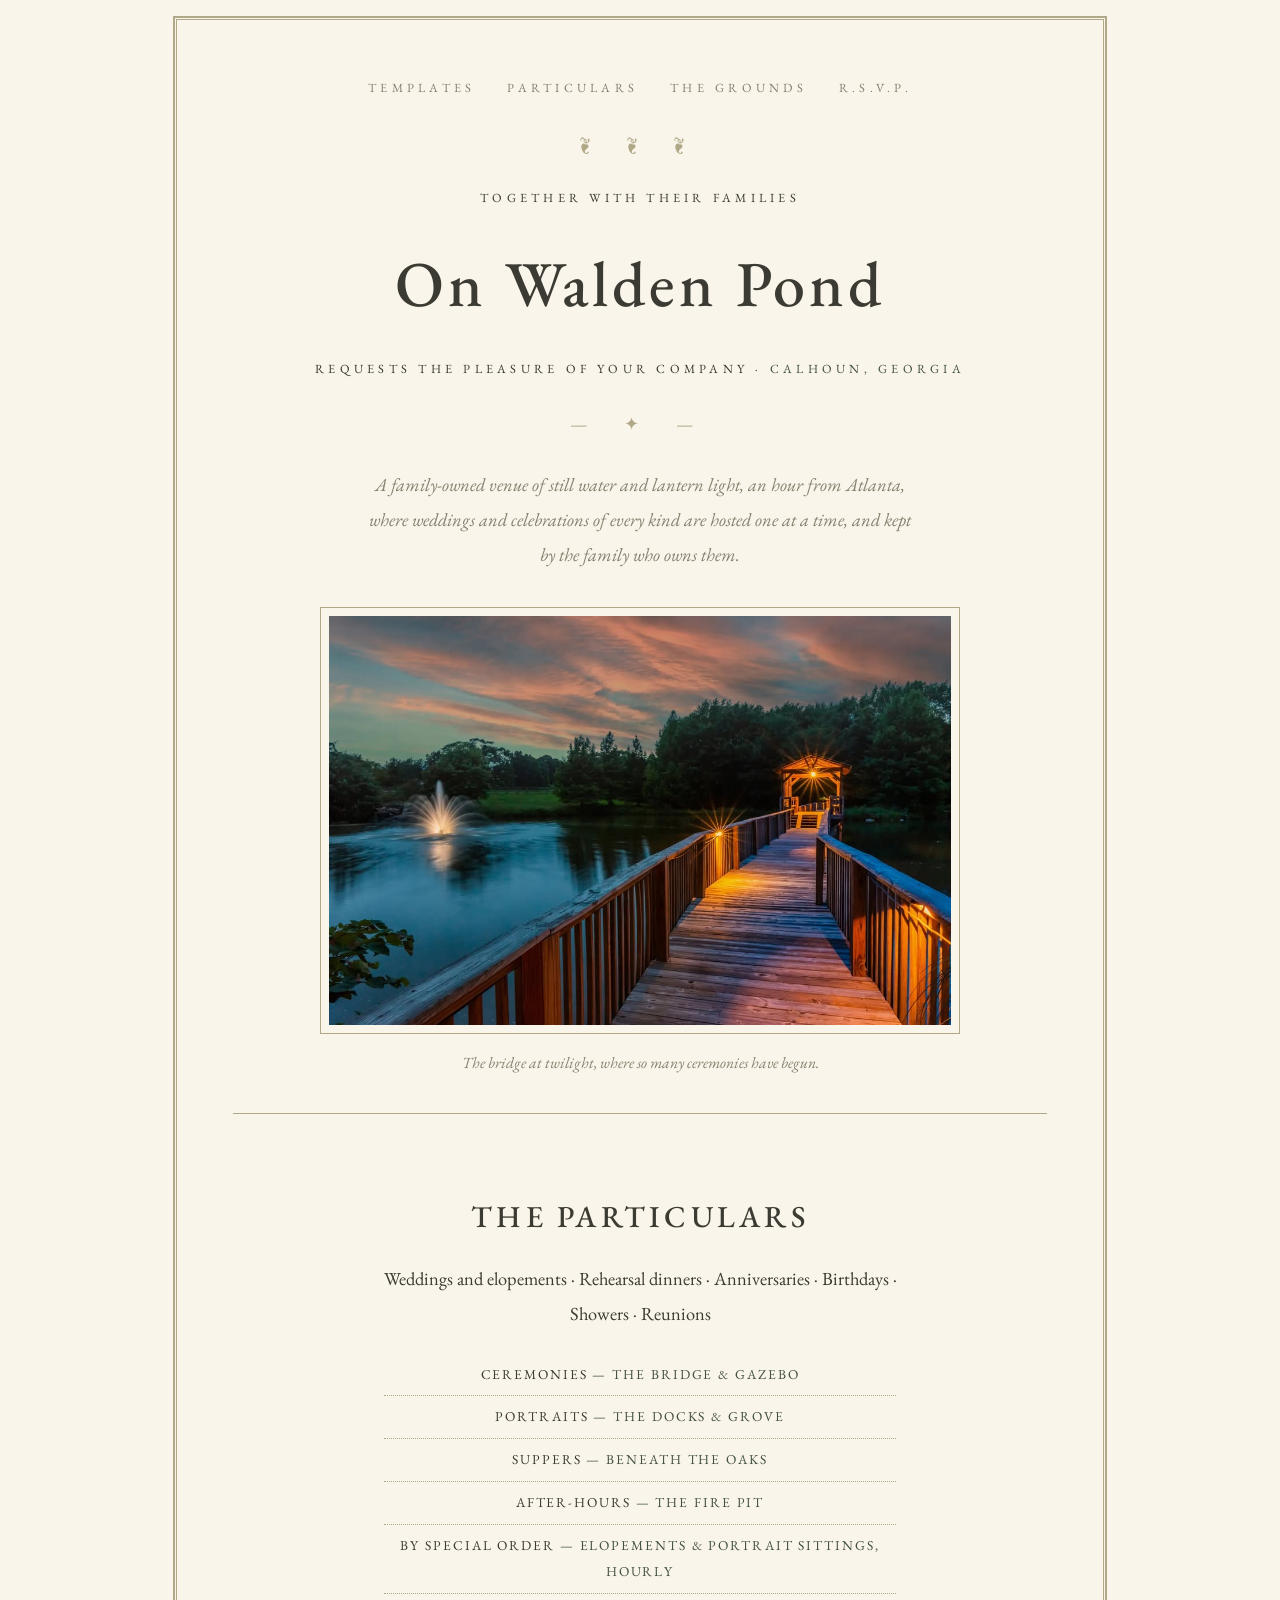
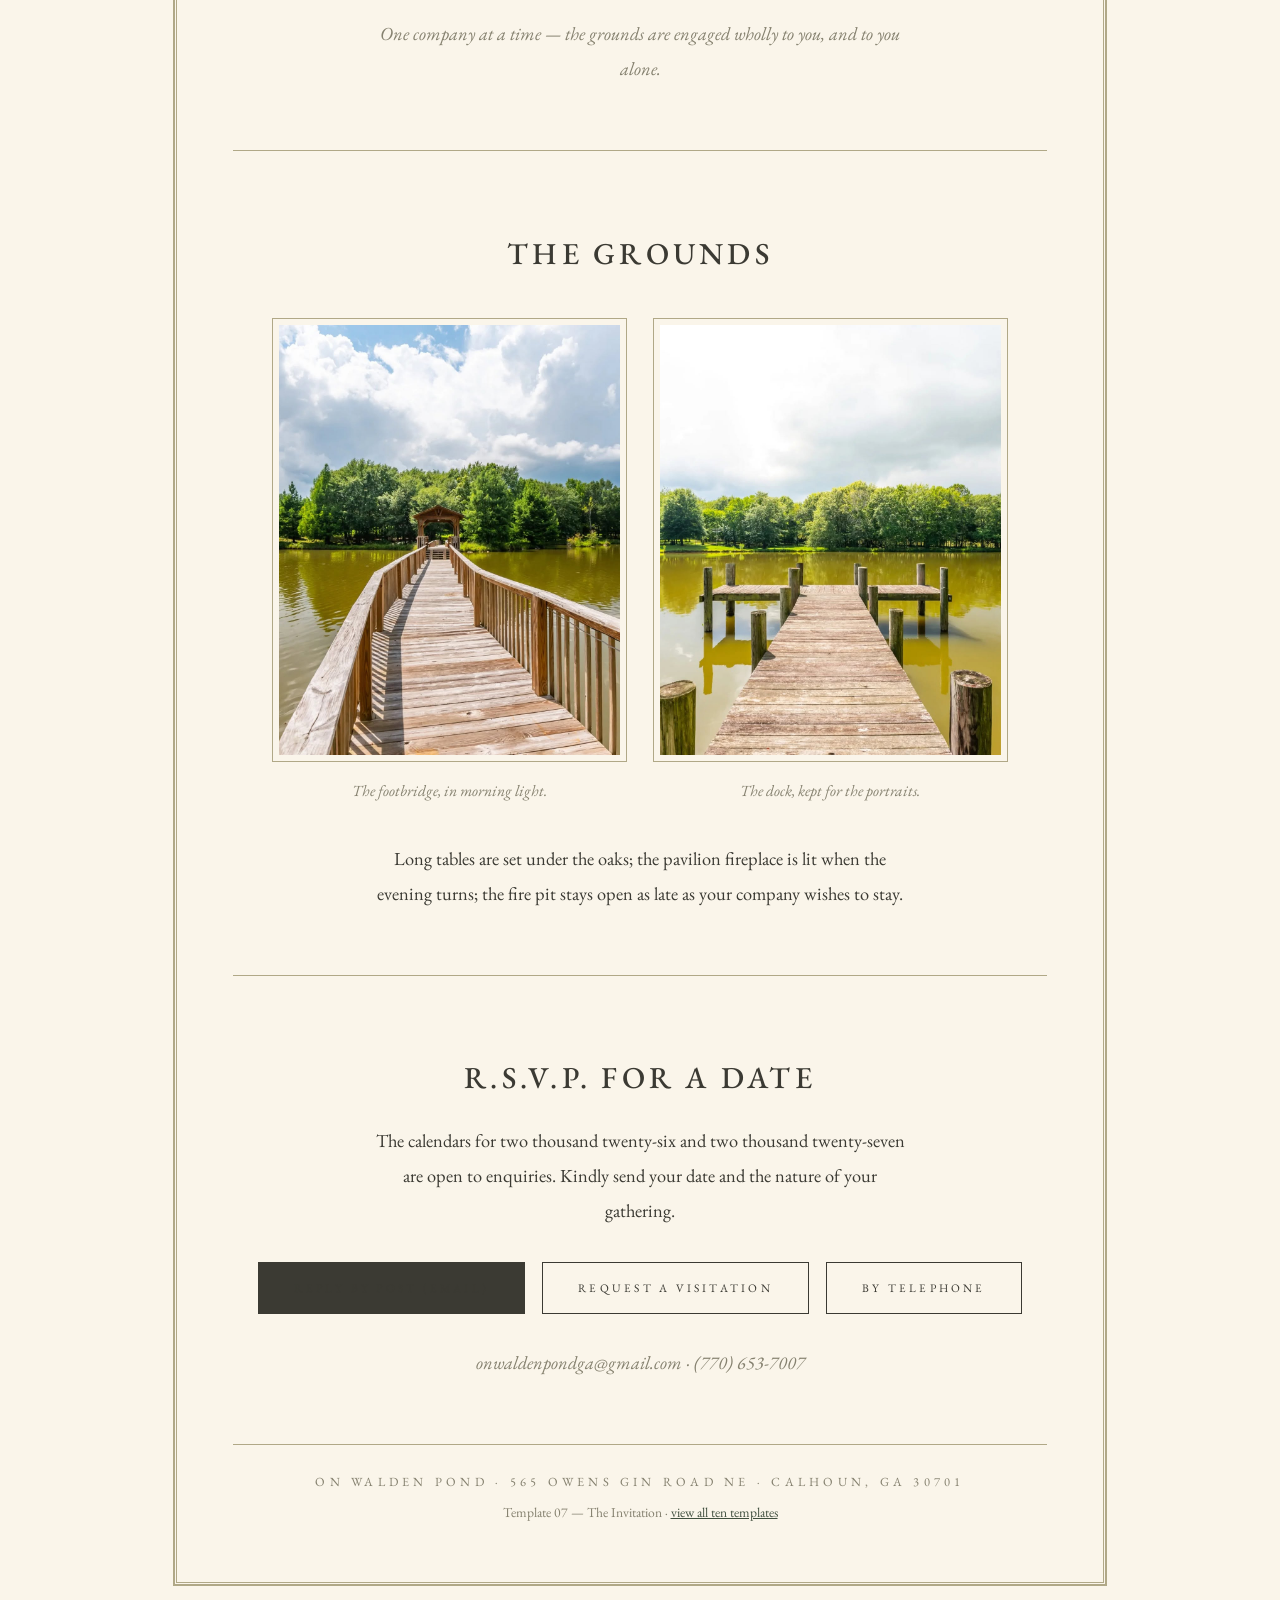
<file: templates/07-invitation/index.html>
<!DOCTYPE html>
<html lang="en">
<head>
  <meta charset="UTF-8">
  <meta name="viewport" content="width=device-width, initial-scale=1.0">
    <meta name="robots" content="noindex">
  <title>Template 07 — The Invitation | On Walden Pond</title>
  <meta name="description" content="On Walden Pond — family-owned wedding venue in Calhoun, Georgia. Template design 07: The Invitation, letterpress classic.">
  <meta property="og:site_name" content="On Walden Pond">
  <meta property="og:type" content="website">
  <meta property="og:url" content="https://on-walden-pond.github.io/templates/07-invitation/">
  <meta property="og:title" content="Design 07 — The Invitation | On Walden Pond">
  <meta property="og:description" content="Letterpress classic — the website set as a wedding invitation; R.S.V.P. for a date at the pond. Vote on this design.">
  <meta property="og:image" content="https://on-walden-pond.github.io/images/hero/hero-bridge-dusk.jpg">
  <meta name="twitter:card" content="summary_large_image">
  <link rel="preconnect" href="https://fonts.googleapis.com">
  <link rel="preconnect" href="https://fonts.gstatic.com" crossorigin>
  <link href="https://fonts.googleapis.com/css2?family=EB+Garamond:ital,wght@0,400;0,500;1,400&display=swap" rel="stylesheet">
  <style>
    :root { --paper: #faf5ea; --ink: #3b3a33; --soft: #85816f; --rule: #b0a887; --green: #41503f; }
    * { margin: 0; padding: 0; box-sizing: border-box; }
    html { scroll-behavior: smooth; }
    body { font-family: "EB Garamond", Georgia, serif; background: var(--paper); color: var(--ink); line-height: 1.9; font-size: 1.15rem; }
    img { display: block; margin: 0 auto; }
    .page { max-width: 58rem; margin: 1.2rem auto; border: 1px solid var(--rule); outline: 4px double var(--paper); box-shadow: 0 0 0 1px var(--paper), 0 0 0 3px var(--rule); padding: clamp(1.5rem, 5vw, 3.5rem); text-align: center; }
    .caps { text-transform: uppercase; letter-spacing: 0.34em; font-size: 0.78rem; }
    .orn { color: var(--rule); letter-spacing: 0.9em; margin: 1.6rem 0; }
    .c { color: var(--green); }
    h1 { font-weight: 500; font-size: clamp(2.2rem, 6.5vw, 4rem); letter-spacing: 0.06em; margin: 0.8rem 0; }
    h2 { font-weight: 500; font-size: clamp(1.4rem, 3.5vw, 1.9rem); letter-spacing: 0.14em; text-transform: uppercase; margin: 0.6rem 0 1rem; }
    nav { display: flex; justify-content: center; gap: 2rem; flex-wrap: wrap; margin-bottom: 1rem; }
    nav a { text-decoration: none; color: var(--soft); }
    nav a:hover { color: var(--green); }
    em.script { font-style: italic; color: var(--soft); }
    section { padding: clamp(2rem, 6vw, 4rem) 0; border-top: 1px solid var(--rule); }
    p.narrow { max-width: 34rem; margin: 0 auto; }
    figure { margin: 2.2rem auto; max-width: 40rem; }
    figure img { width: 100%; aspect-ratio: 3/2; object-fit: cover; border: 1px solid var(--rule); padding: 8px; background: var(--paper); }
    figcaption { margin-top: 0.9rem; font-style: italic; color: var(--soft); font-size: 0.98rem; }
    .duo { display: grid; grid-template-columns: 1fr 1fr; gap: 1.6rem; max-width: 46rem; margin: 2.2rem auto; }
    .duo img { aspect-ratio: 4/5; object-fit: cover; border: 1px solid var(--rule); padding: 6px; }
    .list { max-width: 32rem; margin: 1.4rem auto 0; }
    .list p { border-bottom: 1px dotted var(--rule); padding: 0.5rem 0; }
    .btn { display: inline-block; margin: 0.5rem 0.4rem; padding: 0.9rem 2.2rem; border: 1px solid var(--ink); text-decoration: none; color: var(--ink); text-transform: uppercase; letter-spacing: 0.28em; font-size: 0.72rem; }
    .btn:hover { background: var(--green); border-color: var(--green); color: var(--paper); }
    .btn.fill { background: var(--ink); }
    .btn.fill:hover { background: var(--green); }
    .reply { font-style: italic; color: var(--soft); margin-top: 1.4rem; }
    .colophon { border-top: 1px solid var(--rule); padding-top: 1.6rem; font-size: 0.95rem; color: var(--soft); }
    .colophon a { color: var(--green); }
    @media (max-width: 640px) { .duo { grid-template-columns: 1fr; } .page { margin: 0.6rem; } }
  </style>
</head>
<body>
  <div class="page">
    <nav class="caps">
      <a href="../">Templates</a>
      <a href="#particulars">Particulars</a>
      <a href="#grounds">The Grounds</a>
      <a href="#rsvp">R.S.V.P.</a>
    </nav>

    <div class="orn">❦ ❦ ❦</div>
    <p class="caps">Together with their families</p>
    <h1>On&nbsp;Walden&nbsp;Pond</h1>
    <p class="caps">requests the pleasure of your company · <span class="c">Calhoun, Georgia</span></p>
    <div class="orn">— ✦ —</div>
    <p class="narrow"><em class="script">A family-owned venue of still water and lantern light, an hour from Atlanta, where weddings and celebrations of every kind are hosted one at a time, and kept by the family who owns them.</em></p>
    <figure>
      <img src="../../images/hero/hero-bridge-dusk.jpg" alt="The lantern bridge at dusk">
      <figcaption>The bridge at twilight, where so many ceremonies have begun.</figcaption>
    </figure>

    <section id="particulars">
      <h2>The Particulars</h2>
      <p class="narrow">Weddings and elopements · Rehearsal dinners · Anniversaries · Birthdays · Showers · Reunions</p>
      <div class="list caps" style="letter-spacing:0.14em;font-size:0.85rem">
        <p>Ceremonies <span class="c">— the Bridge &amp; Gazebo</span></p>
        <p>Portraits <span class="c">— the Docks &amp; Grove</span></p>
        <p>Suppers <span class="c">— beneath the Oaks</span></p>
        <p>After-hours <span class="c">— the Fire Pit</span></p>
        <p>By special order <span class="c">— elopements &amp; portrait sittings, hourly</span></p>
      </div>
      <p class="narrow" style="margin-top:1.4rem;font-style:italic;color:var(--soft)">One company at a time — the grounds are engaged wholly to you, and to you alone.</p>
    </section>

    <section id="grounds">
      <h2>The Grounds</h2>
      <div class="duo">
        <figure style="margin:0">
          <img src="../../images/venue/ceremony-bridge-day.jpg" alt="The bridge by day" loading="lazy">
          <figcaption>The footbridge, in morning light.</figcaption>
        </figure>
        <figure style="margin:0">
          <img src="../../images/venue/pond-dock.jpg" alt="The bride on the dock" loading="lazy">
          <figcaption>The dock, kept for the portraits.</figcaption>
        </figure>
      </div>
      <p class="narrow">Long tables are set under the oaks; the pavilion fireplace is lit when the evening turns; the fire pit stays open as late as your company wishes to stay.</p>
    </section>

    <section id="rsvp">
      <h2>R.S.V.P. for a Date</h2>
      <p class="narrow">The calendars for two thousand twenty-six and two thousand twenty-seven are open to enquiries. Kindly send your date and the nature of your gathering.</p>
      <div style="margin-top:1.6rem">
        <a class="btn fill" href="mailto:onwaldenpondga@gmail.com">Reply by Post (Email)</a>
        <a class="btn" href="mailto:onwaldenpondga@gmail.com?subject=Visitation%20Request">Request a Visitation</a>
        <a class="btn" href="tel:+17706537007">By Telephone</a>
      </div>
      <p class="reply">onwaldenpondga@gmail.com · (770) 653-7007</p>
    </section>

    <div class="colophon">
      <p class="caps" style="margin-bottom:0.4rem">On Walden Pond · 565 Owens Gin Road NE · Calhoun, GA 30701</p>
      <p style="font-size:0.85rem">Template 07 — The Invitation · <a href="../">view all ten templates</a></p>
    </div>
  </div>
</body>
</html>
</file>
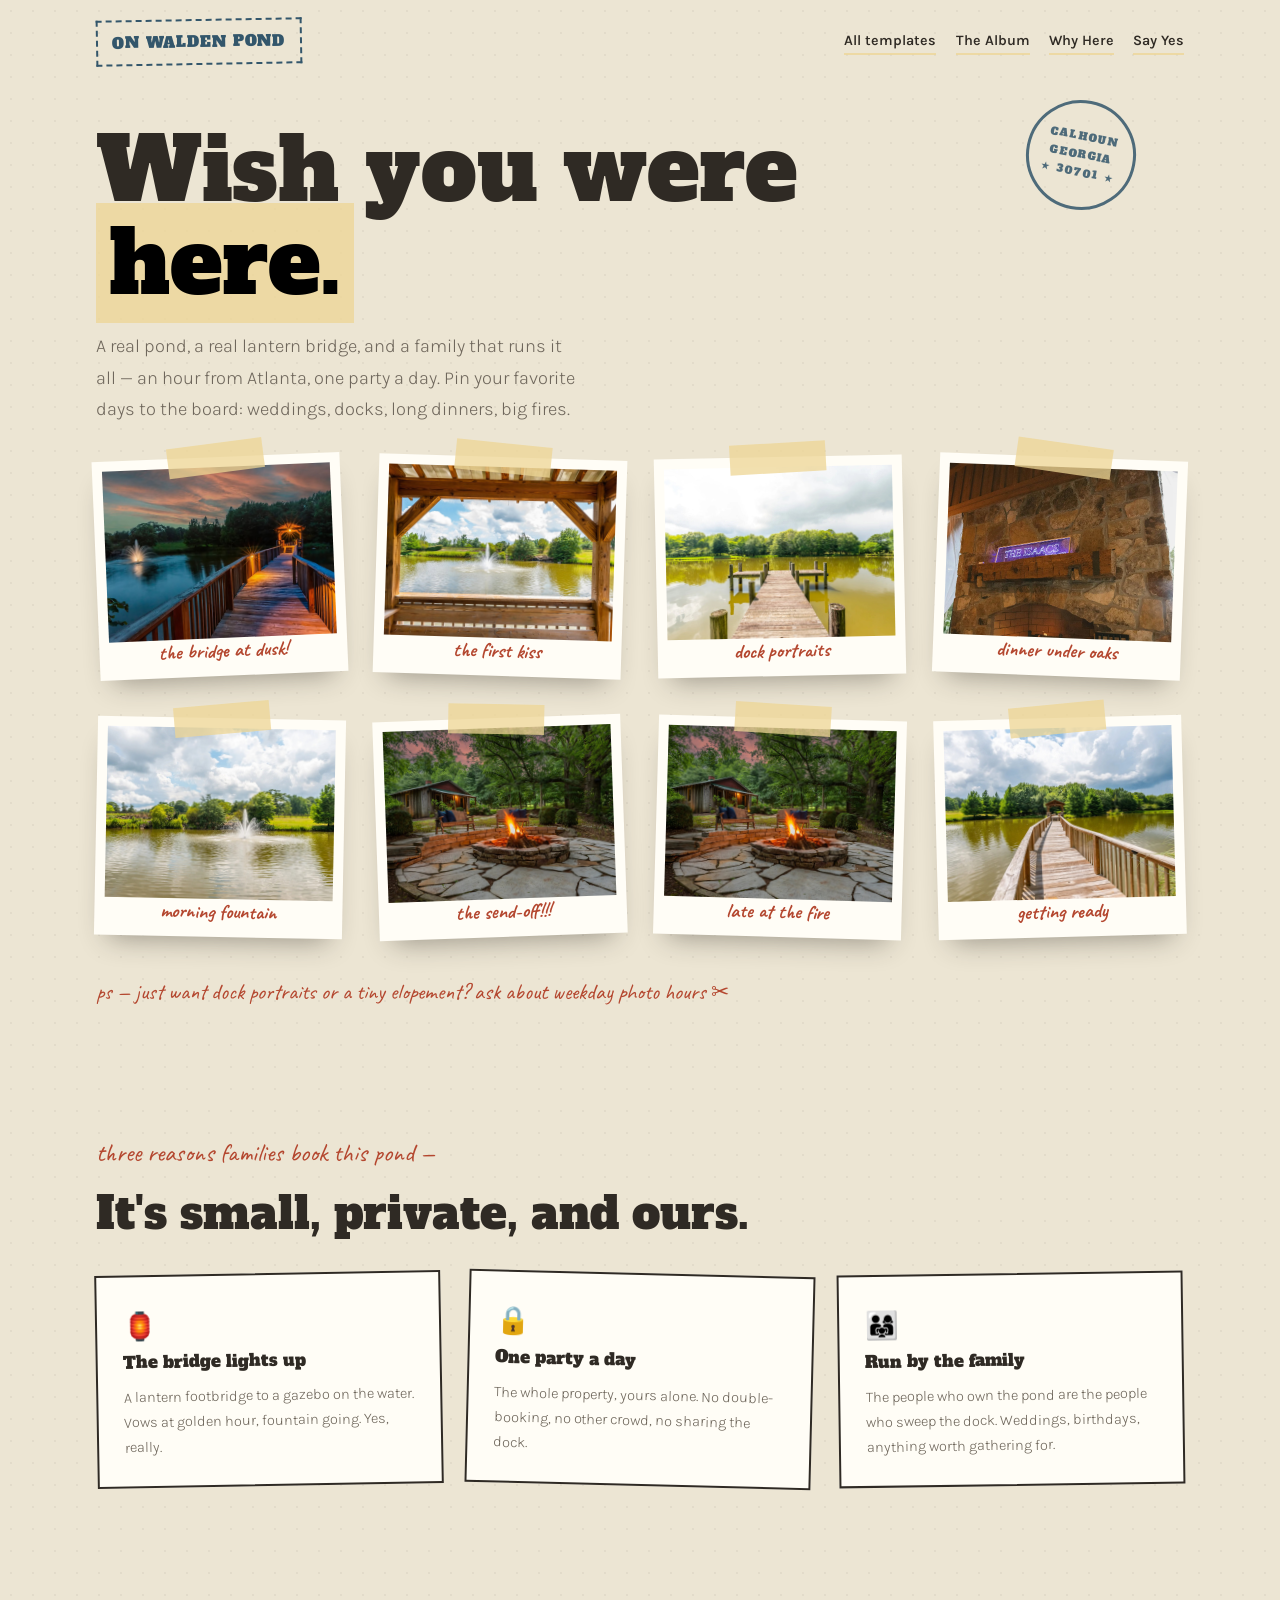
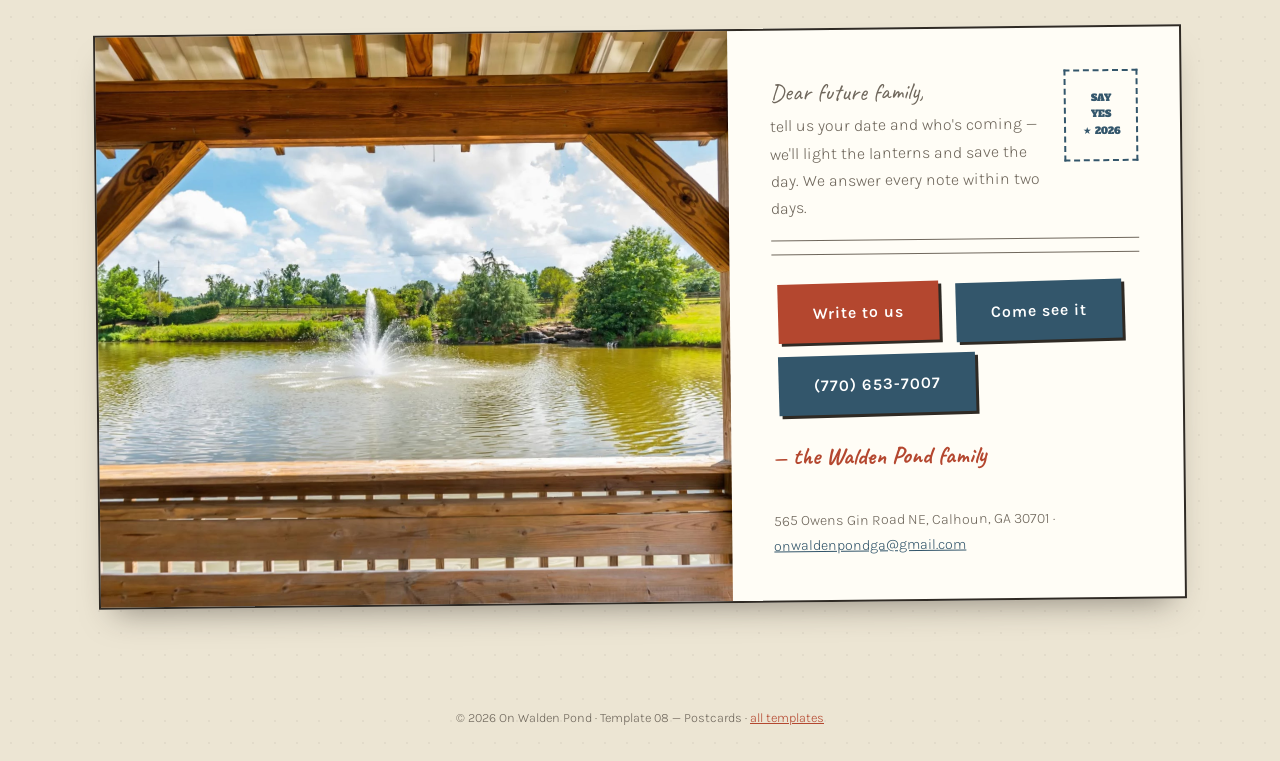
<file: templates/08-postcards/index.html>
<!DOCTYPE html>
<html lang="en">
<head>
  <meta charset="UTF-8">
  <meta name="viewport" content="width=device-width, initial-scale=1.0">
    <meta name="robots" content="noindex">
  <title>Template 08 — Postcards | On Walden Pond</title>
  <meta name="description" content="On Walden Pond — family-owned wedding venue in Calhoun, Georgia. Template design 08: Postcards, a playful scrapbook of the property.">
  <meta property="og:site_name" content="On Walden Pond">
  <meta property="og:type" content="website">
  <meta property="og:url" content="https://on-walden-pond.github.io/templates/08-postcards/">
  <meta property="og:title" content="Design 08 — Postcards | On Walden Pond">
  <meta property="og:description" content="A playful scrapboard — postcards from the pond: the bridge at dusk, dock portraits, dinner under oaks. Vote on this design.">
  <meta property="og:image" content="https://on-walden-pond.github.io/images/venue/firepit-grove.jpg">
  <meta name="twitter:card" content="summary_large_image">
  <link rel="preconnect" href="https://fonts.googleapis.com">
  <link rel="preconnect" href="https://fonts.gstatic.com" crossorigin>
  <link href="https://fonts.googleapis.com/css2?family=Alfa+Slab+One&family=Caveat:wght@500;700&family=Karla:wght@300;400;600&display=swap" rel="stylesheet">
  <style>
    :root { --paper: #ece5d3; --card: #fffdf6; --ink: #2f2a24; --red: #b4472f; --blue: #33566b; --dim: #6f675c; --tape: rgba(238, 214, 148, 0.75); }
    * { margin: 0; padding: 0; box-sizing: border-box; }
    html { scroll-behavior: smooth; }
    body { font-family: Karla, sans-serif; background: var(--paper); color: var(--ink); line-height: 1.7; font-weight: 300;
      background-image: radial-gradient(rgba(47,42,36,0.05) 1px, transparent 1.4px); background-size: 22px 22px; }
    img { display: block; width: 100%; }
    .wrap { max-width: 74rem; margin: 0 auto; padding: 0 clamp(1.25rem, 5vw, 3rem); }
    .hand { font-family: Caveat, cursive; color: var(--red); }
    h1, h2 { font-family: "Alfa Slab One", serif; font-weight: 400; line-height: 1.05; }

    .top { display: flex; justify-content: space-between; align-items: center; padding: 1.2rem 0; }
    .stamp-brand { border: 2px dashed var(--blue); padding: 0.5rem 0.9rem; font-family: "Alfa Slab One", serif; font-size: 0.95rem; color: var(--blue); letter-spacing: 0.06em; transform: rotate(-1deg); text-decoration: none; }
    nav { display: flex; gap: 1.2rem; flex-wrap: wrap; }
    nav a { color: var(--ink); text-decoration: none; border-bottom: 2px solid var(--tape); font-weight: 600; font-size: 0.9rem; }
    nav a:hover { color: var(--red); }

    .hero { padding: 2.5rem 0 3rem; position: relative; }
    h1 { font-size: clamp(2.6rem, 8vw, 5.5rem); max-width: 12ch; }
    h1 mark { background: var(--tape); padding: 0 0.15em; }
    .hero .sub { margin-top: 1.4rem; font-size: 1.15rem; max-width: 30rem; color: var(--dim); }
    .postmark { position: absolute; top: 1rem; right: clamp(1.25rem, 5vw, 3rem); border: 3px solid var(--blue); border-radius: 50%; width: 110px; height: 110px; display: grid; place-items: center; text-align: center; color: var(--blue); font-family: "Alfa Slab One", serif; font-size: 0.66rem; letter-spacing: 0.14em; transform: rotate(11deg); opacity: 0.85; }

    .board { display: grid; grid-template-columns: repeat(auto-fit, minmax(230px, 1fr)); gap: 2.6rem 2rem; padding: 2rem 0 1rem; }
    .post { position: relative; background: var(--card); padding: 10px 10px 2.4rem; box-shadow: 0 16px 28px -14px rgba(47,42,36,0.45); transform: rotate(var(--r, -2deg)); transition: transform 0.25s; }
    .post:hover { transform: rotate(0deg) translateY(-6px); }
    .post::before { content: ""; position: absolute; top: -14px; left: 50%; transform: translateX(-50%) rotate(var(--tr, -3deg)); width: 96px; height: 30px; background: var(--tape); }
    .post img { aspect-ratio: 4/3; object-fit: cover; }
    .post .note { position: absolute; bottom: 0.5rem; left: 0; right: 0; text-align: center; font-family: Caveat, cursive; font-weight: 700; font-size: 1.25rem; color: var(--red); }

    section { padding: clamp(2.4rem, 7vw, 4.5rem) 0; }
    h2 { font-size: clamp(1.6rem, 4.5vw, 2.8rem); margin: 1rem 0 0.4rem; }
    .why { display: grid; grid-template-columns: repeat(3, 1fr); gap: 1.6rem; margin-top: 2.2rem; }
    .why .note-card { background: var(--card); border: 2px solid var(--ink); padding: 1.6rem; transform: rotate(var(--r, 0.8deg)); }
    .why h3 { font-family: "Alfa Slab One", serif; font-weight: 400; font-size: 1.05rem; margin-bottom: 0.5rem; }
    .why p { font-size: 0.92rem; color: var(--dim); }
    .why .big-emoji { font-size: 1.7rem; }

    .postcard-wide { display: grid; grid-template-columns: 1.4fr 1fr; background: var(--card); border: 2px solid var(--ink); transform: rotate(-0.6deg); box-shadow: 0 18px 32px -16px rgba(47,42,36,0.5); }
    .postcard-wide img { height: 100%; object-fit: cover; min-height: 300px; }
    .pc-msg { padding: clamp(1.5rem, 4vw, 2.6rem); }
    .pc-msg .stamp { float: right; width: 74px; height: 92px; border: 2px dashed var(--blue); color: var(--blue); display: grid; place-items: center; font-family: "Alfa Slab One", serif; font-size: 0.6rem; text-align: center; margin: 0 0 0.8rem 1rem; }
    .pc-msg p { color: var(--dim); }
    .pc-msg .sig { font-family: Caveat, cursive; font-weight: 700; font-size: 1.5rem; color: var(--red); margin-top: 1rem; }
    .lines { margin: 1.2rem 0; border-top: 1.5px solid var(--dim); position: relative; }
    .lines::after { content: ""; position: absolute; inset: 0.8rem 0 auto 0; border-top: 1.5px solid var(--dim); }

    .book { text-align: center; }
    .btn { display: inline-block; margin: 0.4rem; padding: 1rem 2.2rem; background: var(--red); color: #fff; font-weight: 600; text-decoration: none; letter-spacing: 0.06em; transform: rotate(-1deg); box-shadow: 3px 3px 0 var(--ink); }
    .btn:hover { transform: rotate(0); box-shadow: 1px 1px 0 var(--ink); }
    .btn.alt { background: var(--blue); }
    address { font-style: normal; margin-top: 2rem; color: var(--dim); font-size: 0.9rem; }
    address a { color: var(--blue); }
    footer { text-align: center; padding: 2rem 1rem; color: var(--dim); font-size: 0.8rem; }
    footer a { color: var(--red); }
    @media (max-width: 820px) { .why, .postcard-wide { grid-template-columns: 1fr; } .postmark { display: none; } }
  </style>
</head>
<body>
  <div class="wrap">
    <div class="top">
      <a class="stamp-brand" href="#top">ON WALDEN POND</a>
      <nav>
        <a href="../">All templates</a>
        <a href="#album">The Album</a>
        <a href="#why">Why Here</a>
        <a href="#book">Say Yes</a>
      </nav>
    </div>

    <header class="hero" id="top">
      <h1>Wish you were <mark>here.</mark></h1>
      <p class="sub">A real pond, a real lantern bridge, and a family that runs it all — an hour from Atlanta, one party a day. Pin your favorite days to the board: weddings, docks, long dinners, big fires.</p>
      <div class="postmark">CALHOUN<br>GEORGIA<br>★ 30701 ★</div>
      <div class="board" id="album">
        <figure class="post" style="--r:-2.4deg;--tr:-5deg">
          <img src="../../images/hero/hero-bridge-dusk.jpg" alt="The bridge at dusk" loading="lazy">
          <span class="note">the bridge at dusk!</span>
        </figure>
        <figure class="post" style="--r:1.8deg;--tr:4deg">
          <img src="../../images/venue/gazebo-fountain-view.jpg" alt="First kiss in the pavilion" loading="lazy">
          <span class="note">the first kiss</span>
        </figure>
        <figure class="post" style="--r:-1.2deg;--tr:-2deg">
          <img src="../../images/venue/pond-dock.jpg" alt="The bride on the dock" loading="lazy">
          <span class="note">dock portraits</span>
        </figure>
        <figure class="post" style="--r:2.2deg;--tr:6deg">
          <img src="../../images/reception/fireplace-gathering.jpg" alt="The dinner table" loading="lazy">
          <span class="note">dinner under oaks</span>
        </figure>
        <figure class="post" style="--r:1.1deg;--tr:-6deg">
          <img src="../../images/venue/pond-fountain.jpg" alt="The pond fountain" loading="lazy">
          <span class="note">morning fountain</span>
        </figure>
        <figure class="post" style="--r:-2deg;--tr:3deg">
          <img src="../../images/venue/firepit-grove.jpg" alt="The send-off" loading="lazy">
          <span class="note">the send-off!!!</span>
        </figure>
        <figure class="post" style="--r:1.6deg;--tr:2deg">
          <img src="../../images/venue/firepit-grove.jpg" alt="The fire pit" loading="lazy">
          <span class="note">late at the fire</span>
        </figure>
        <figure class="post" style="--r:-1.5deg;--tr:-4deg">
          <img src="../../images/venue/ceremony-bridge-day.jpg" alt="Getting ready" loading="lazy">
          <span class="note">getting ready</span>
        </figure>
      </div>
      <p class="hand" style="font-size:1.4rem;margin-top:1.2rem">ps — just want dock portraits or a tiny elopement? ask about weekday photo hours ✂</p>
    </header>

    <section id="why">
      <p class="hand" style="font-size:1.6rem">three reasons families book this pond —</p>
      <h2>It's small, private, and ours.</h2>
      <div class="why">
        <div class="note-card" style="--r:-1deg">
          <div class="big-emoji">🏮</div>
          <h3>The bridge lights up</h3>
          <p>A lantern footbridge to a gazebo on the water. Vows at golden hour, fountain going. Yes, really.</p>
        </div>
        <div class="note-card" style="--r:1.4deg">
          <div class="big-emoji">🔒</div>
          <h3>One party a day</h3>
          <p>The whole property, yours alone. No double-booking, no other crowd, no sharing the dock.</p>
        </div>
        <div class="note-card" style="--r:-0.8deg">
          <div class="big-emoji">👨‍👩‍👧</div>
          <h3>Run by the family</h3>
          <p>The people who own the pond are the people who sweep the dock. Weddings, birthdays, anything worth gathering for.</p>
        </div>
      </div>
    </section>

    <section id="book" class="book">
      <div class="postcard-wide">
        <img src="../../images/venue/gazebo-fountain-view.jpg" alt="The fountain seen from the gazebo">
        <div class="pc-msg" style="text-align:left">
          <div class="stamp">SAY<br>YES<br>★ 2026</div>
          <p class="hand" style="font-size:1.5rem">Dear future family,</p>
          <p>tell us your date and who's coming — we'll light the lanterns and save the day. We answer every note within two days.</p>
          <div class="lines"></div>
          <div style="margin-top:2.2rem">
            <a class="btn" href="mailto:onwaldenpondga@gmail.com">Write to us</a>
            <a class="btn alt" href="mailto:onwaldenpondga@gmail.com?subject=Tour%20Request">Come see it</a>
            <a class="btn alt" href="tel:+17706537007">(770) 653-7007</a>
          </div>
          <p class="sig">— the Walden Pond family</p>
          <address>565 Owens Gin Road NE, Calhoun, GA 30701 · <a href="mailto:onwaldenpondga@gmail.com">onwaldenpondga@gmail.com</a></address>
        </div>
      </div>
    </section>
  </div>

  <footer>© 2026 On Walden Pond · Template 08 — Postcards · <a href="../">all templates</a></footer>
</body>
</html>
</file>
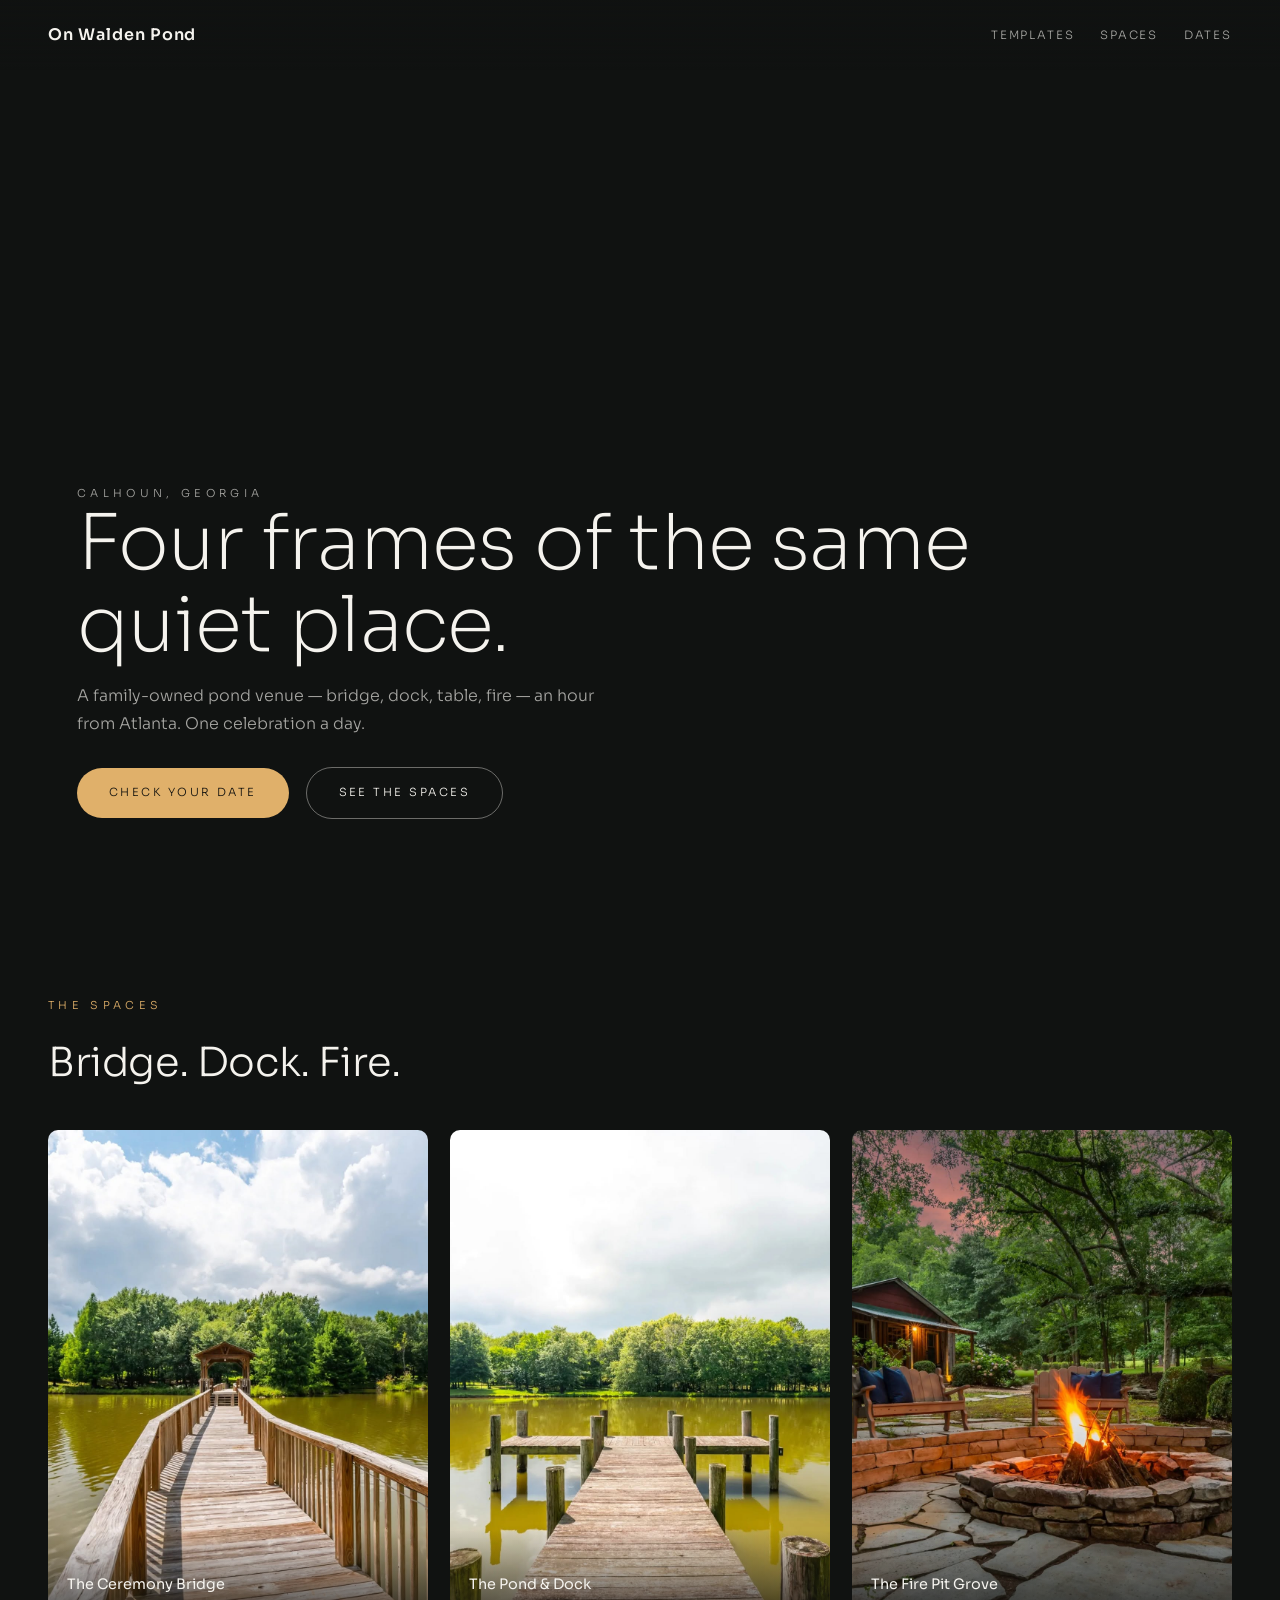
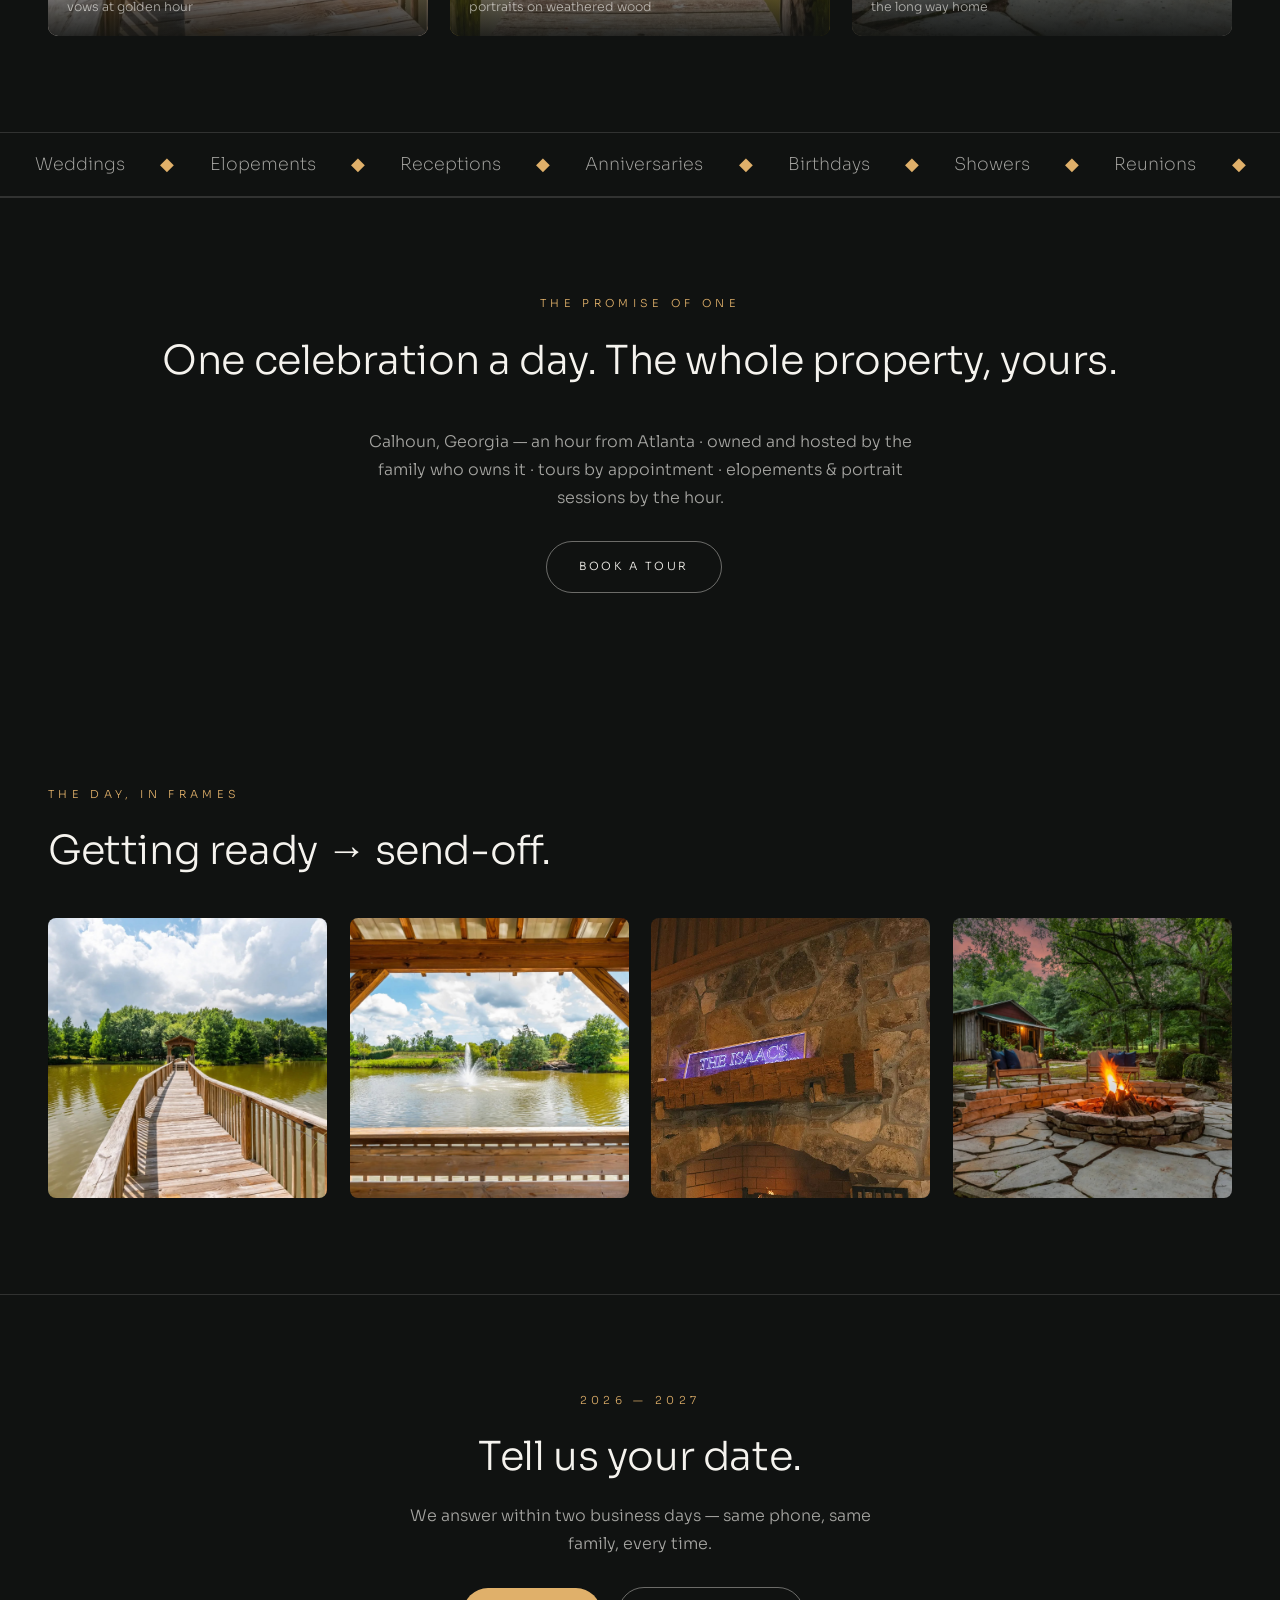
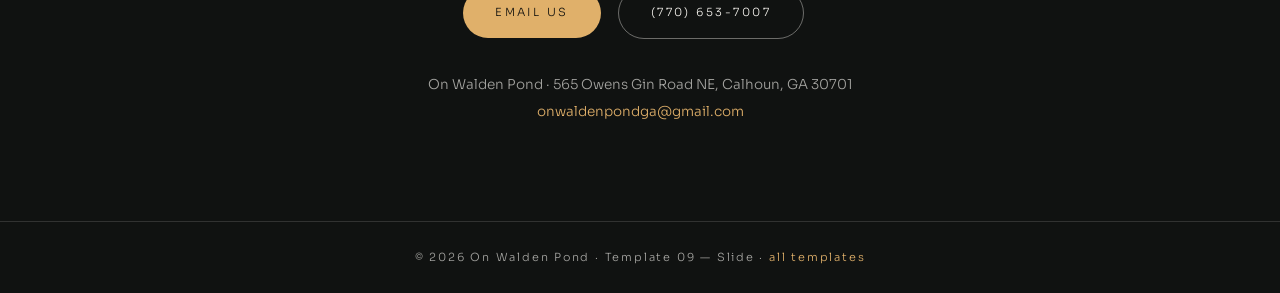
<file: templates/09-slide/index.html>
<!DOCTYPE html>
<html lang="en">
<head>
  <meta charset="UTF-8">
  <meta name="viewport" content="width=device-width, initial-scale=1.0">
    <meta name="robots" content="noindex">
  <title>Template 09 — Slide | On Walden Pond</title>
  <meta name="description" content="On Walden Pond — family-owned wedding venue in Calhoun, Georgia. Template design 09: Slide, a full-screen photo slideshow.">
  <meta property="og:site_name" content="On Walden Pond">
  <meta property="og:type" content="website">
  <meta property="og:url" content="https://on-walden-pond.github.io/templates/09-slide/">
  <meta property="og:title" content="Design 09 — Slide | On Walden Pond">
  <meta property="og:description" content="A full-screen photo slideshow — four frames of the same quiet place, an hour from Atlanta. Vote on this design.">
  <meta property="og:image" content="https://on-walden-pond.github.io/images/venue/pond-fountain.jpg">
  <meta name="twitter:card" content="summary_large_image">
  <link rel="preconnect" href="https://fonts.googleapis.com">
  <link rel="preconnect" href="https://fonts.gstatic.com" crossorigin>
  <link href="https://fonts.googleapis.com/css2?family=Sora:wght@200;300;400;600&display=swap" rel="stylesheet">
  <style>
    :root { --ink: #f5f3ee; --dim: rgba(245,243,238,0.65); --accent: #e0b06a; --bg: #101211; }
    * { margin: 0; padding: 0; box-sizing: border-box; }
    html { scroll-behavior: smooth; }
    body { font-family: Sora, sans-serif; font-weight: 300; background: var(--bg); color: var(--ink); line-height: 1.75; }
    img { display: block; max-width: 100%; }
    .lbl { font-size: 0.68rem; letter-spacing: 0.4em; text-transform: uppercase; color: var(--accent); }

    .bar { position: fixed; inset: 0 0 auto 0; z-index: 20; display: flex; justify-content: space-between; align-items: center; padding: 1.3rem clamp(1.25rem, 4vw, 3rem); background: linear-gradient(rgba(16,18,17,0.55), transparent); }
    .brand { font-weight: 600; letter-spacing: 0.06em; color: var(--ink); text-decoration: none; }
    nav { display: flex; gap: 1.6rem; }
    nav a { color: var(--dim); text-decoration: none; font-size: 0.72rem; letter-spacing: 0.16em; text-transform: uppercase; }
    nav a:hover { color: var(--ink); }

    .stage { position: relative; height: 100vh; min-height: 560px; overflow: hidden; }
    .slide { position: absolute; inset: 0; opacity: 0; animation: mix 24s infinite; }
    .slide img { width: 100%; height: 100%; object-fit: cover; }
    .slide:nth-child(1) { animation-delay: 0s; }
    .slide:nth-child(2) { animation-delay: 6s; }
    .slide:nth-child(3) { animation-delay: 12s; }
    .slide:nth-child(4) { animation-delay: 18s; }
    @keyframes mix { 0% { opacity: 0; } 4% { opacity: 1; } 25% { opacity: 1; } 32% { opacity: 0; } 100% { opacity: 0; } }
    .stage::after { content: ""; position: absolute; inset: 0; background: linear-gradient(to top, rgba(16,18,17,0.88), rgba(16,18,17,0.12) 55%); }
    .stage-txt { position: absolute; left: clamp(1.5rem, 6vw, 5rem); bottom: clamp(3rem, 9vh, 6rem); right: 1.5rem; z-index: 5; }
    h1 { font-weight: 200; font-size: clamp(2.4rem, 6.5vw, 4.8rem); line-height: 1.06; letter-spacing: -0.01em; max-width: 16ch; }
    .stage-txt p { margin-top: 1rem; color: var(--dim); max-width: 34rem; }
    .btn { display: inline-block; margin-top: 1.8rem; margin-right: 0.8rem; padding: 0.95rem 2rem; font-size: 0.7rem; letter-spacing: 0.22em; text-transform: uppercase; text-decoration: none; border-radius: 999px; }
    .btn-solid { background: var(--accent); color: #14130f; }
    .btn-solid:hover { background: #f0c17c; }
    .btn-line { border: 1px solid rgba(245,243,238,0.4); color: var(--ink); }
    .btn-line:hover { border-color: var(--ink); }

    section { padding: clamp(3.5rem, 9vw, 6rem) clamp(1.25rem, 5vw, 3rem); max-width: 80rem; margin: 0 auto; }
    h2 { font-weight: 300; font-size: clamp(1.6rem, 4vw, 2.5rem); margin: 0.8rem 0 2rem; letter-spacing: -0.01em; }
    .rowline { border-top: 1px solid rgba(245,243,238,0.14); }

    .cards { display: grid; grid-template-columns: repeat(3, 1fr); gap: 1.4rem; }
    .cards figure { position: relative; overflow: hidden; border-radius: 10px; }
    .cards img { aspect-ratio: 3/4; object-fit: cover; transition: transform 0.5s; }
    .cards figure:hover img { transform: scale(1.05); }
    .cards figcaption { position: absolute; inset: auto 0 0 0; padding: 2.6rem 1.2rem 1.1rem; background: linear-gradient(transparent, rgba(16,18,17,0.9)); font-size: 0.9rem; font-weight: 400; }
    .cards figcaption small { display: block; color: var(--dim); font-weight: 300; font-size: 0.78rem; }

    .filmstrip { display: grid; grid-template-columns: repeat(4, 1fr); gap: 1.4rem; }
    .filmstrip img { aspect-ratio: 1; object-fit: cover; border-radius: 8px; }

    .marq { overflow: hidden; white-space: nowrap; border-block: 1px solid rgba(245,243,238,0.14); padding: 1rem 0; font-weight: 200; font-size: 1.1rem; color: var(--dim); }
    .marq div { display: inline-block; animation: slide 28s linear infinite; }
    .marq span { margin: 0 2.2rem; }
    .marq b { color: var(--accent); font-weight: 400; }
    @keyframes slide { from { transform: translateX(0); } to { transform: translateX(-50%); } }

    .book { text-align: center; }
    address { margin-top: 2rem; color: var(--dim); font-style: normal; font-size: 0.85rem; line-height: 2; }
    address a { color: var(--accent); text-decoration: none; }
    footer { text-align: center; padding: 1.6rem; font-size: 0.7rem; letter-spacing: 0.16em; color: var(--dim); border-top: 1px solid rgba(245,243,238,0.14); }
    footer a { color: var(--accent); text-decoration: none; }
    @media (max-width: 820px) { .cards, .filmstrip { grid-template-columns: 1fr 1fr; } nav a:not(:last-child) { display: none; } }
  </style>
</head>
<body>
  <div class="bar">
    <a class="brand" href="#top">On Walden Pond</a>
    <nav>
      <a href="../">Templates</a>
      <a href="#spaces">Spaces</a>
      <a href="#book">Dates</a>
    </nav>
  </div>

  <div class="stage">
    <div class="slide"><img src="../../images/hero/hero-bridge-dusk.jpg" alt="The lantern bridge at dusk"></div>
    <div class="slide"><img src="../../images/venue/pond-fountain.jpg" alt="The pond and fountain"></div>
    <div class="slide"><img src="../../images/venue/gazebo-fountain-view.jpg" alt="A first kiss in the pavilion"></div>
    <div class="slide"><img src="../../images/venue/firepit-grove.jpg" alt="The fire pit grove at dusk"></div>
    <div class="stage-txt">
      <p class="lbl">Calhoun, Georgia</p>
      <h1>Four frames of the same quiet place.</h1>
      <p>A family-owned pond venue — bridge, dock, table, fire — an hour from Atlanta. One celebration a day.</p>
      <a class="btn btn-solid" href="#book">Check Your Date</a>
      <a class="btn btn-line" href="#spaces">See the Spaces</a>
    </div>
  </div>

  <section id="spaces">
    <p class="lbl">The Spaces</p>
    <h2>Bridge. Dock. Fire.</h2>
    <div class="cards">
      <figure><img src="../../images/venue/ceremony-bridge-day.jpg" alt="The ceremony bridge" loading="lazy"><figcaption>The Ceremony Bridge<small>vows at golden hour</small></figcaption></figure>
      <figure><img src="../../images/venue/pond-dock.jpg" alt="The pond docks" loading="lazy"><figcaption>The Pond &amp; Dock<small>portraits on weathered wood</small></figcaption></figure>
      <figure><img src="../../images/venue/firepit-grove.jpg" alt="The fire pit grove" loading="lazy"><figcaption>The Fire Pit Grove<small>the long way home</small></figcaption></figure>
    </div>
  </section>

  <div class="marq"><div>
    <span>Weddings</span><b>◆</b><span>Elopements</span><b>◆</b><span>Receptions</span><b>◆</b><span>Anniversaries</span><b>◆</b><span>Birthdays</span><b>◆</b><span>Showers</span><b>◆</b><span>Reunions</span><b>◆</b>
    <span>Weddings</span><b>◆</b><span>Elopements</span><b>◆</b><span>Receptions</span><b>◆</b><span>Anniversaries</span><b>◆</b><span>Birthdays</span><b>◆</b><span>Showers</span><b>◆</b><span>Reunions</span><b>◆</b>
  </div></div>

  <section class="book rowline" style="text-align:center">
    <p class="lbl">The Promise of One</p>
    <h2>One celebration a day. The whole property, yours.</h2>
    <p style="color:var(--dim);max-width:34rem;margin:0 auto">Calhoun, Georgia — an hour from Atlanta · owned and hosted by the family who owns it · tours by appointment · elopements &amp; portrait sessions by the hour.</p>
    <div><a class="btn btn-line" href="mailto:onwaldenpondga@gmail.com?subject=Wedding%20Tour%20Request">Book a Tour</a></div>
  </section>

  <section>
    <p class="lbl">The Day, in Frames</p>
    <h2>Getting ready → send-off.</h2>
    <div class="filmstrip">
      <img src="../../images/venue/ceremony-bridge-day.jpg" alt="Getting ready" loading="lazy">
      <img src="../../images/venue/gazebo-fountain-view.jpg" alt="The first kiss" loading="lazy">
      <img src="../../images/reception/fireplace-gathering.jpg" alt="The dinner table" loading="lazy">
      <img src="../../images/venue/firepit-grove.jpg" alt="The send-off" loading="lazy">
    </div>
  </section>

  <section class="book rowline" id="book">
    <p class="lbl">2026 — 2027</p>
    <h2 style="margin-bottom:0.6rem">Tell us your date.</h2>
    <p style="color:var(--dim);max-width:30rem;margin:0 auto">We answer within two business days — same phone, same family, every time.</p>
    <div>
      <a class="btn btn-solid" href="mailto:onwaldenpondga@gmail.com">Email Us</a>
      <a class="btn btn-line" href="tel:+17706537007">(770) 653-7007</a>
    </div>
    <address>On Walden Pond · 565 Owens Gin Road NE, Calhoun, GA 30701<br><a href="mailto:onwaldenpondga@gmail.com">onwaldenpondga@gmail.com</a></address>
  </section>

  <footer>© 2026 On Walden Pond · Template 09 — Slide · <a href="../">all templates</a></footer>
</body>
</html>
</file>
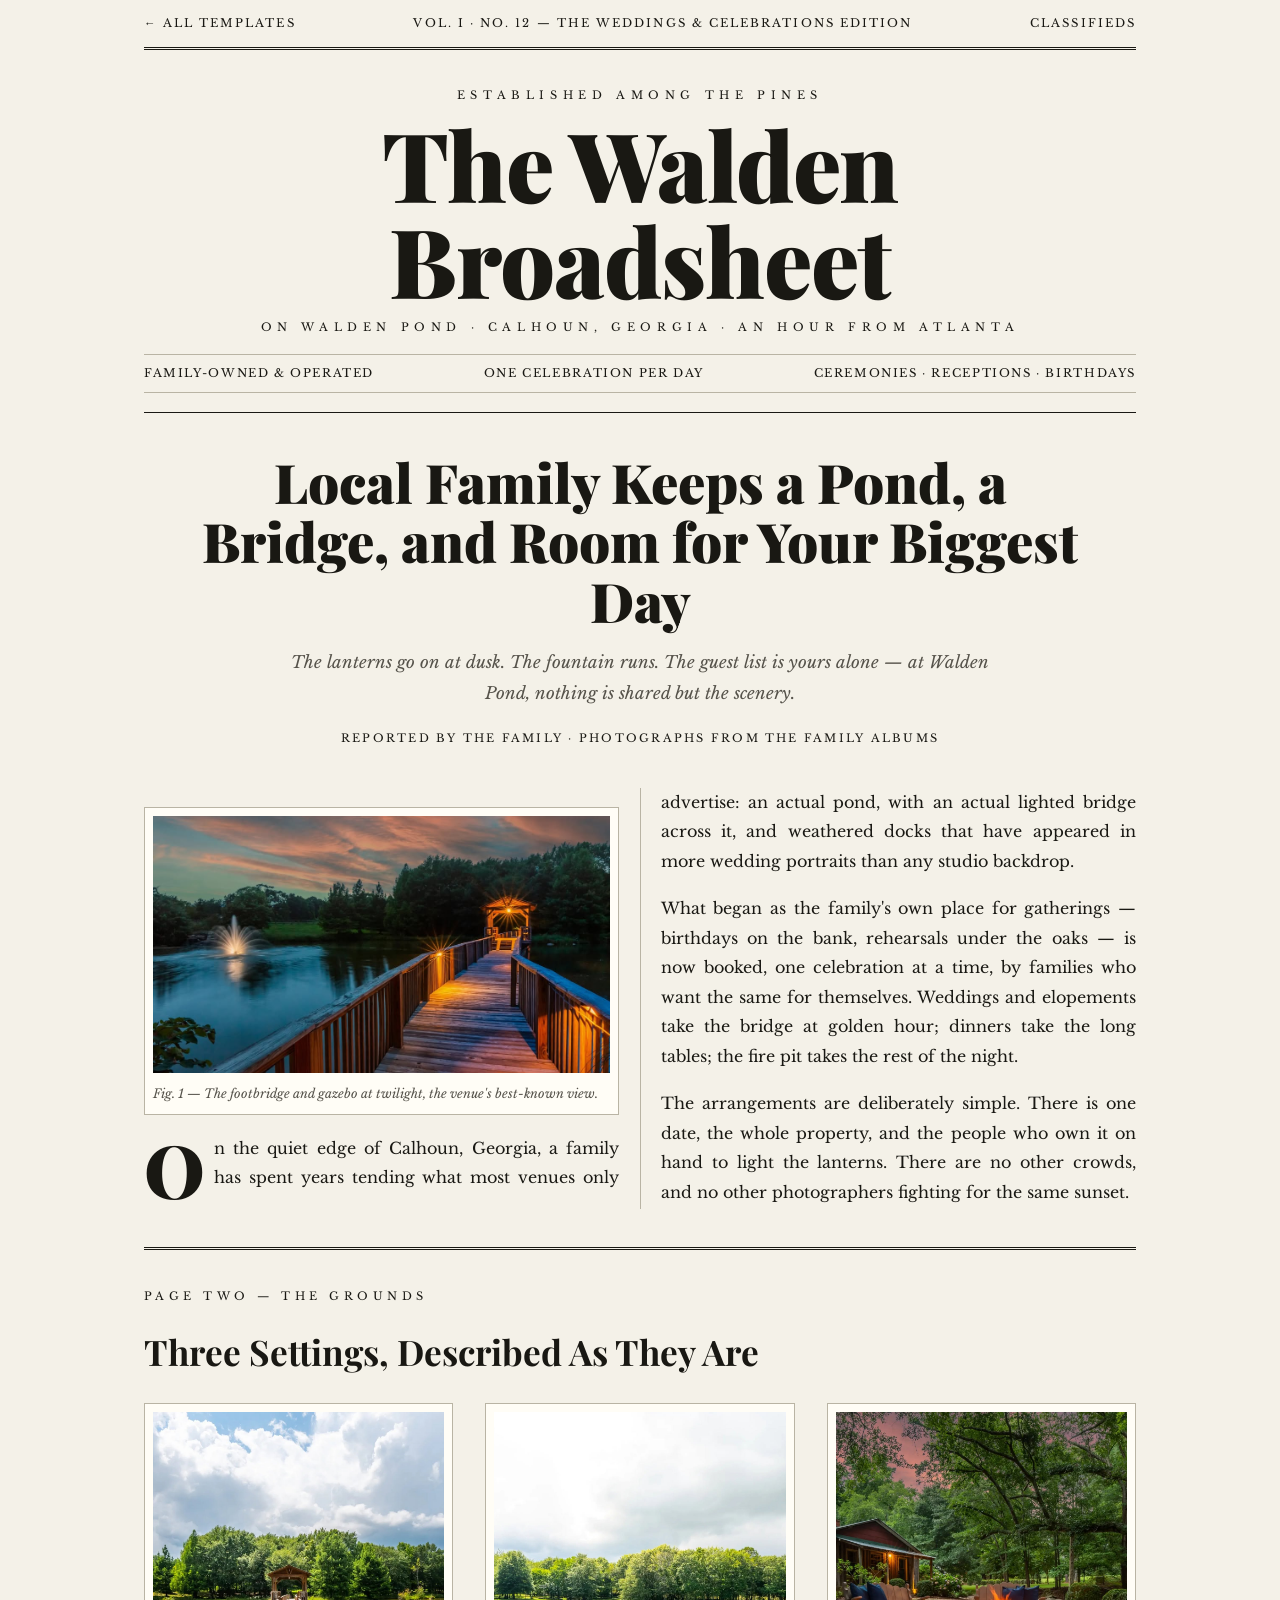
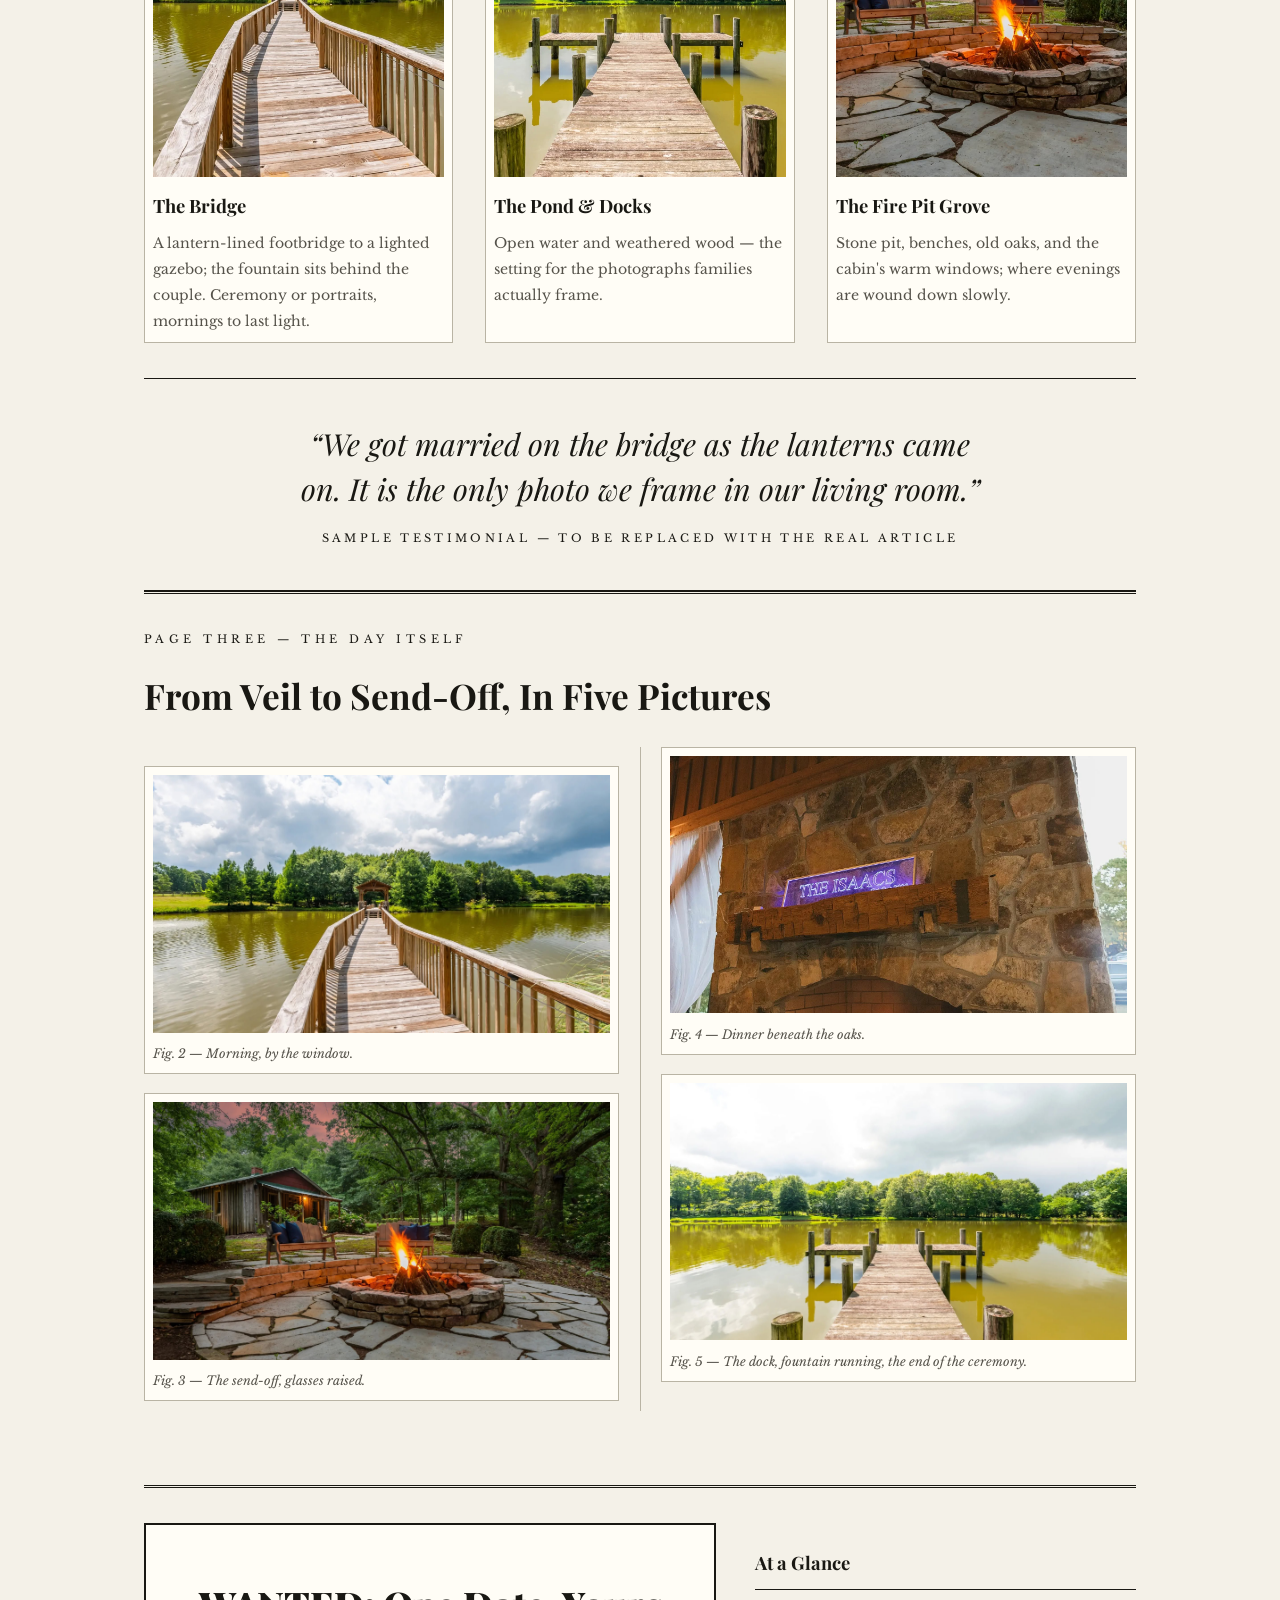
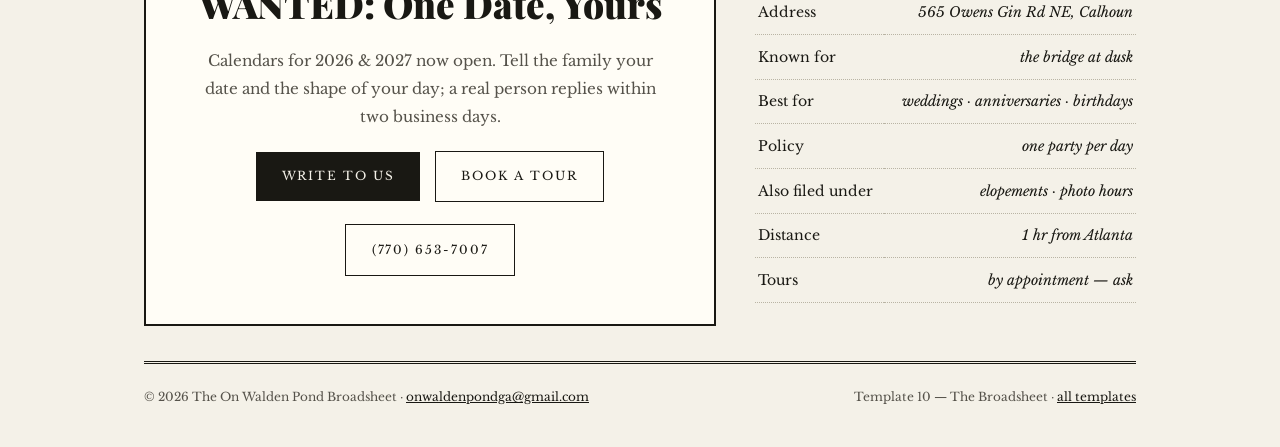
<file: templates/10-broadsheet/index.html>
<!DOCTYPE html>
<html lang="en">
<head>
  <meta charset="UTF-8">
  <meta name="viewport" content="width=device-width, initial-scale=1.0">
    <meta name="robots" content="noindex">
  <title>Template 10 — The Broadsheet | On Walden Pond</title>
  <meta name="description" content="On Walden Pond — family-owned wedding venue in Calhoun, Georgia. Template design 10: The Broadsheet, an editorial newspaper layout.">
  <meta property="og:site_name" content="On Walden Pond">
  <meta property="og:type" content="website">
  <meta property="og:url" content="https://on-walden-pond.github.io/templates/10-broadsheet/">
  <meta property="og:title" content="Design 10 — The Broadsheet | On Walden Pond">
  <meta property="og:description" content="An editorial newspaper: “Local Family Keeps a Pond, a Bridge, and Room for Your Biggest Day.” Vote on this design.">
  <meta property="og:image" content="https://on-walden-pond.github.io/images/venue/pond-dock.jpg">
  <meta name="twitter:card" content="summary_large_image">
  <link rel="preconnect" href="https://fonts.googleapis.com">
  <link rel="preconnect" href="https://fonts.gstatic.com" crossorigin>
  <link href="https://fonts.googleapis.com/css2?family=Playfair+Display:ital,wght@0,400;0,700;0,900;1,400&family=Libre+Baskerville:ital,wght@0,400;0,700;1,400&display=swap" rel="stylesheet">
  <style>
    :root { --news: #f4f1e8; --ink: #191813; --soft: #55524a; --rule: #191813; --hair: #b9b4a4; }
    * { margin: 0; padding: 0; box-sizing: border-box; }
    html { scroll-behavior: smooth; }
    body { font-family: "Libre Baskerville", Georgia, serif; background: var(--news); color: var(--ink); line-height: 1.85; font-size: 1rem; }
    img { display: block; width: 100%; }
    .wrap { max-width: 68rem; margin: 0 auto; padding: 0 clamp(1.25rem, 5vw, 3rem); }

    nav { display: flex; justify-content: space-between; padding: 0.8rem 0; border-bottom: 3px double var(--rule); font-size: 0.72rem; text-transform: uppercase; letter-spacing: 0.18em; }
    nav a { color: var(--ink); text-decoration: none; }
    nav a:hover { text-decoration: underline; }

    .masthead { text-align: center; padding: 2.2rem 0 1.2rem; border-bottom: 1px solid var(--rule); }
    .masthead .kick { font-size: 0.7rem; letter-spacing: 0.5em; text-transform: uppercase; }
    h1.mast { font-family: "Playfair Display", serif; font-weight: 900; font-size: clamp(2.6rem, 9vw, 6rem); letter-spacing: -0.01em; line-height: 1; margin: 0.6rem 0; }
    .dateline { display: flex; justify-content: space-between; gap: 1rem; flex-wrap: wrap; font-size: 0.72rem; text-transform: uppercase; letter-spacing: 0.14em; border-block: 1px solid var(--hair); padding: 0.5rem 0; margin-top: 1rem; }

    .lede-headline { text-align: center; padding: 2.4rem 0 1.4rem; }
    .lede-headline h2 { font-family: "Playfair Display", serif; font-weight: 900; font-size: clamp(1.9rem, 5.5vw, 3.4rem); line-height: 1.1; max-width: 24ch; margin: 0 auto; }
    .lede-headline p.sub { font-style: italic; color: var(--soft); max-width: 44rem; margin: 1rem auto 0; font-size: 1.05rem; }
    .byline { text-align: center; font-size: 0.7rem; text-transform: uppercase; letter-spacing: 0.2em; margin-top: 1.2rem; }

    .cols { columns: 2; column-gap: 2.6rem; column-rule: 1px solid var(--hair); padding: 1rem 0 2.4rem; }
    .cols p { margin-bottom: 1.1rem; text-align: justify; hyphens: auto; }
    .cols p:first-of-type::first-letter { font-family: "Playfair Display", serif; font-weight: 900; font-size: 4.6em; float: left; line-height: 0.82; padding: 0.06em 0.12em 0 0; }
    figure { break-inside: avoid; margin: 1.2rem 0; border: 1px solid var(--hair); padding: 8px; background: #fffdf6; }
    figure img { aspect-ratio: 16/9; object-fit: cover; }
    figcaption { font-size: 0.78rem; font-style: italic; color: var(--soft); padding-top: 0.6rem; }

    section { border-top: 3px double var(--rule); padding: 2.2rem 0; }
    .sec-tag { font-size: 0.7rem; letter-spacing: 0.4em; text-transform: uppercase; margin-bottom: 0.8rem; }
    h2.sect { font-family: "Playfair Display", serif; font-weight: 700; font-size: clamp(1.5rem, 4vw, 2.2rem); margin-bottom: 1.2rem; }

    .three { display: grid; grid-template-columns: repeat(3, 1fr); gap: 2rem; }
    .three figure { margin: 0; }
    .three img { aspect-ratio: 4/5; }
    .three h3 { font-family: "Playfair Display", serif; font-size: 1.15rem; margin: 0.8rem 0 0.4rem; }
    .three p { font-size: 0.88rem; color: var(--soft); }

    .pull { border-block: 1px solid var(--rule); text-align: center; padding: 2.6rem 1rem; }
    .pull p { font-family: "Playfair Display", serif; font-style: italic; font-size: clamp(1.3rem, 3.2vw, 1.9rem); max-width: 40ch; margin: 0 auto; line-height: 1.5; }
    .pull small { display: block; margin-top: 1rem; font-size: 0.7rem; letter-spacing: 0.3em; text-transform: uppercase; }

    .classif { display: grid; grid-template-columns: 1.2fr 0.8fr; gap: 2.4rem; align-items: center; }
    .ad { border: 2px solid var(--rule); padding: clamp(1.6rem, 4vw, 2.8rem); text-align: center; background: #fffdf6; }
    .ad h3 { font-family: "Playfair Display", serif; font-weight: 900; font-size: clamp(1.5rem, 4vw, 2.3rem); margin-bottom: 0.6rem; }
    .ad p { font-size: 0.95rem; color: var(--soft); }
    .ad .btn { display: inline-block; margin: 1.2rem 0.3rem 0.2rem; padding: 0.85rem 1.6rem; background: var(--ink); color: var(--news); text-decoration: none; font-size: 0.75rem; text-transform: uppercase; letter-spacing: 0.16em; }
    .ad .btn:hover { background: #3d3a2f; }
    .ad .btn.ghost { background: transparent; color: var(--ink); border: 1px solid var(--ink); }
    table.glance { width: 100%; border-collapse: collapse; font-size: 0.88rem; }
    table.glance caption { font-family: "Playfair Display", serif; font-weight: 700; text-align: left; font-size: 1.15rem; padding-bottom: 0.6rem; border-bottom: 1px solid var(--rule); }
    table.glance td { border-bottom: 1px dotted var(--hair); padding: 0.55rem 0.2rem; }
    table.glance td:last-child { text-align: right; font-style: italic; }

    .colophon { border-top: 3px double var(--rule); padding: 1.4rem 0 2.4rem; display: flex; justify-content: space-between; gap: 1rem; flex-wrap: wrap; font-size: 0.75rem; color: var(--soft); }
    .colophon a { color: var(--ink); }
    @media (max-width: 780px) { .cols { columns: 1; } .three, .classif { grid-template-columns: 1fr; } }
  </style>
</head>
<body>
  <div class="wrap">
    <nav>
      <a href="../">← All Templates</a>
      <span>Vol. I · No. 12 — The Weddings &amp; Celebrations Edition</span>
      <a href="#classifieds">Classifieds</a>
    </nav>

    <header class="masthead">
      <p class="kick">Established Among the Pines</p>
      <h1 class="mast">The Walden Broadsheet</h1>
      <p class="kick">On Walden Pond · Calhoun, Georgia · An Hour from Atlanta</p>
      <div class="dateline">
        <span>Family-Owned &amp; Operated</span>
        <span>One Celebration Per Day</span>
        <span>Ceremonies · Receptions · Birthdays</span>
      </div>
    </header>

    <div class="lede-headline">
      <h2>Local Family Keeps a Pond, a Bridge, and Room for Your Biggest Day</h2>
      <p class="sub">The lanterns go on at dusk. The fountain runs. The guest list is yours alone — at Walden Pond, nothing is shared but the scenery.</p>
      <p class="byline">Reported by the family · Photographs from the family albums</p>
    </div>

    <div class="cols">
      <figure>
        <img src="../../images/hero/hero-bridge-dusk.jpg" alt="The lantern bridge at dusk">
        <figcaption>Fig. 1 — The footbridge and gazebo at twilight, the venue's best-known view.</figcaption>
      </figure>
      <p>On the quiet edge of Calhoun, Georgia, a family has spent years tending what most venues only advertise: an actual pond, with an actual lighted bridge across it, and weathered docks that have appeared in more wedding portraits than any studio backdrop.</p>
      <p>What began as the family's own place for gatherings — birthdays on the bank, rehearsals under the oaks — is now booked, one celebration at a time, by families who want the same for themselves. Weddings and elopements take the bridge at golden hour; dinners take the long tables; the fire pit takes the rest of the night.</p>
      <p>The arrangements are deliberately simple. There is one date, the whole property, and the people who own it on hand to light the lanterns. There are no other crowds, and no other photographers fighting for the same sunset.</p>
    </div>

    <section>
      <p class="sec-tag">Page Two — The Grounds</p>
      <h2 class="sect">Three Settings, Described As They Are</h2>
      <div class="three">
        <figure>
          <img src="../../images/venue/ceremony-bridge-day.jpg" alt="The ceremony bridge" loading="lazy">
          <h3>The Bridge</h3>
          <p>A lantern-lined footbridge to a lighted gazebo; the fountain sits behind the couple. Ceremony or portraits, mornings to last light.</p>
        </figure>
        <figure>
          <img src="../../images/venue/pond-dock.jpg" alt="The docks" loading="lazy">
          <h3>The Pond &amp; Docks</h3>
          <p>Open water and weathered wood — the setting for the photographs families actually frame.</p>
        </figure>
        <figure>
          <img src="../../images/venue/firepit-grove.jpg" alt="The fire pit grove" loading="lazy">
          <h3>The Fire Pit Grove</h3>
          <p>Stone pit, benches, old oaks, and the cabin's warm windows; where evenings are wound down slowly.</p>
        </figure>
      </div>
    </section>

    <div class="pull">
      <p>“We got married on the bridge as the lanterns came on. It is the only photo we frame in our living room.”</p>
      <small>Sample testimonial — to be replaced with the real article</small>
    </div>

    <section>
      <p class="sec-tag">Page Three — The Day Itself</p>
      <h2 class="sect">From Veil to Send-Off, In Five Pictures</h2>
      <div class="cols" style="padding-top:0">
        <figure>
          <img src="../../images/venue/ceremony-bridge-day.jpg" alt="Getting ready by the window" loading="lazy">
          <figcaption>Fig. 2 — Morning, by the window.</figcaption>
        </figure>
        <figure>
          <img src="../../images/venue/firepit-grove.jpg" alt="The send-off" loading="lazy">
          <figcaption>Fig. 3 — The send-off, glasses raised.</figcaption>
        </figure>
        <figure>
          <img src="../../images/reception/fireplace-gathering.jpg" alt="The dinner table" loading="lazy">
          <figcaption>Fig. 4 — Dinner beneath the oaks.</figcaption>
        </figure>
        <figure>
          <img src="../../images/venue/pond-dock.jpg" alt="The newlyweds on the dock" loading="lazy">
          <figcaption>Fig. 5 — The dock, fountain running, the end of the ceremony.</figcaption>
        </figure>
      </div>
    </section>

    <section id="classifieds" class="classif">
      <div class="ad">
        <h3>WANTED: One Date, Yours</h3>
        <p>Calendars for 2026 &amp; 2027 now open. Tell the family your date and the shape of your day; a real person replies within two business days.</p>
        <a class="btn" href="mailto:onwaldenpondga@gmail.com">Write to Us</a>
        <a class="btn ghost" href="mailto:onwaldenpondga@gmail.com?subject=Tour%20Request">Book a Tour</a>
        <a class="btn ghost" href="tel:+17706537007">(770) 653-7007</a>
      </div>
      <table class="glance">
        <caption>At a Glance</caption>
        <tr><td>Address</td><td>565 Owens Gin Rd NE, Calhoun</td></tr>
        <tr><td>Known for</td><td>the bridge at dusk</td></tr>
        <tr><td>Best for</td><td>weddings · anniversaries · birthdays</td></tr>
        <tr><td>Policy</td><td>one party per day</td></tr>
        <tr><td>Also filed under</td><td>elopements · photo hours</td></tr>
        <tr><td>Distance</td><td>1 hr from Atlanta</td></tr>
        <tr><td>Tours</td><td>by appointment — ask</td></tr>
      </table>
    </section>

    <div class="colophon">
      <span>© 2026 The On Walden Pond Broadsheet · <a href="mailto:onwaldenpondga@gmail.com">onwaldenpondga@gmail.com</a></span>
      <span>Template 10 — The Broadsheet · <a href="../">all templates</a></span>
    </div>
  </div>
</body>
</html>
</file>
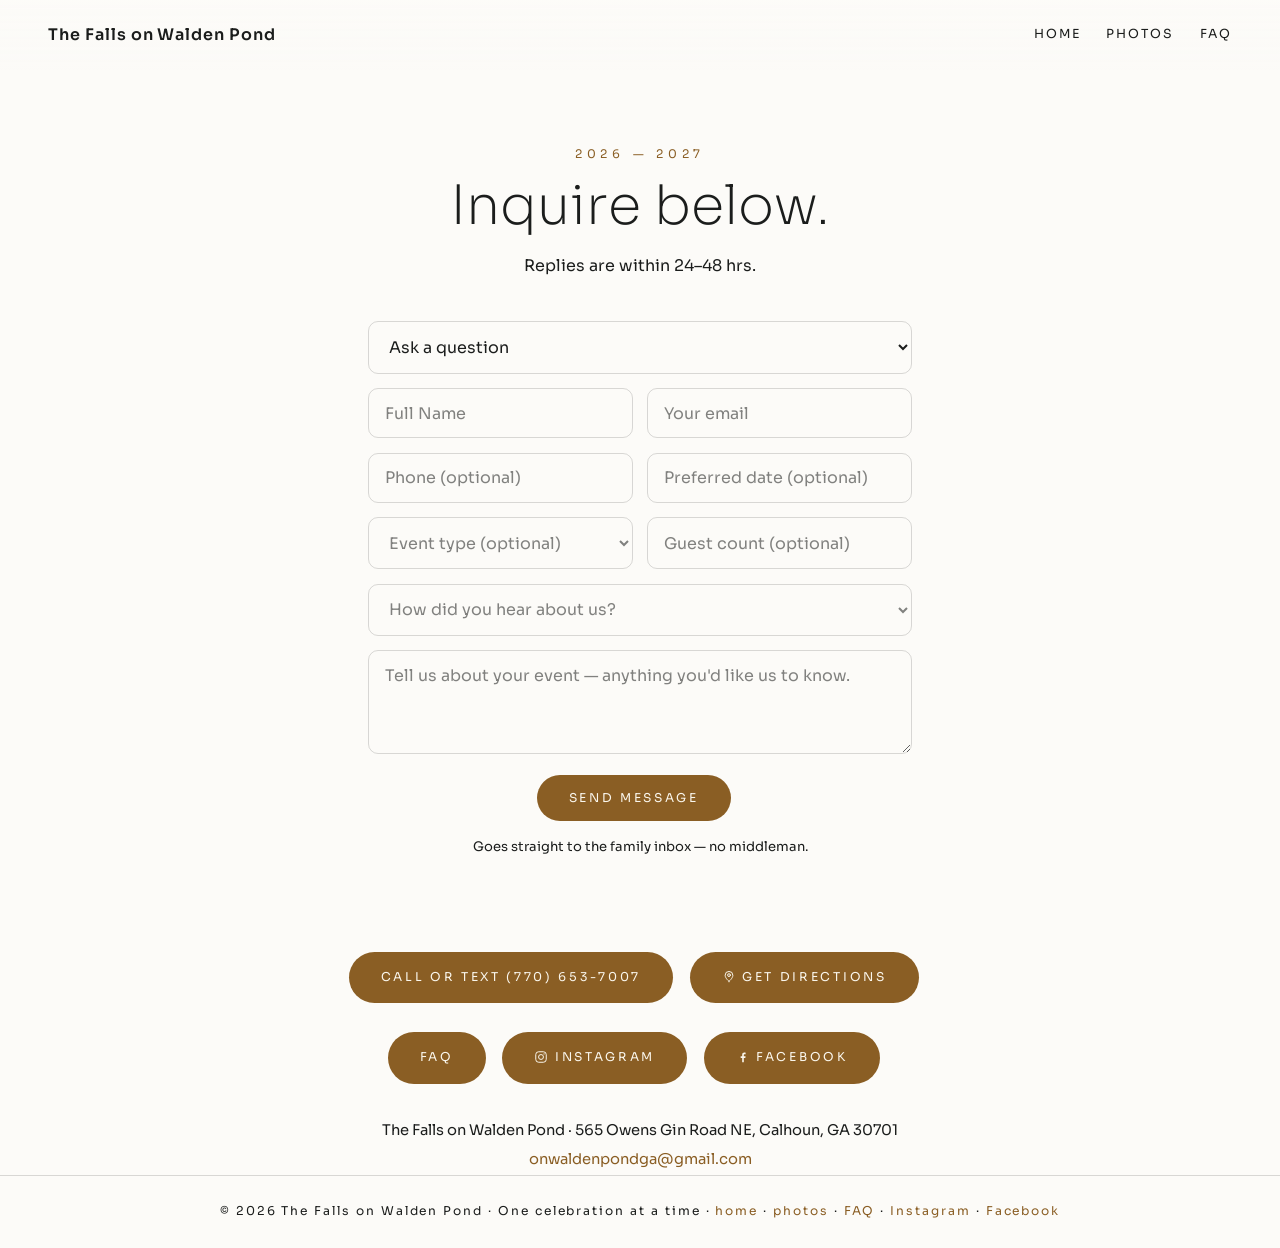
<file: contact.html>
<!DOCTYPE html>
<html lang="en">
<head>
  <meta charset="UTF-8">
  <meta name="viewport" content="width=device-width, initial-scale=1.0">
    <meta name="robots" content="noindex">
  <title>Contact &amp; Tours — The Falls on Walden Pond | Calhoun, Georgia</title>
  <meta name="description" content="Contact The Falls on Walden Pond, a family-owned wedding and event venue in Calhoun, Georgia — ask a question, check your date or book a tour of the property. Up to 150 guests, an hour from Atlanta, an answer within 24–48 hours.">
  <meta property="og:site_name" content="The Falls on Walden Pond">
  <meta property="og:type" content="website">
  <meta property="og:url" content="https://on-walden-pond.github.io/contact.html">
  <meta property="og:title" content="Contact &amp; Tours — The Falls on Walden Pond">
  <meta property="og:description" content="Questions and tour requests go straight to the family inbox. An answer within 24–48 hours, from a real family member.">
  <meta property="og:image" content="https://on-walden-pond.github.io/images/hero/hero-bridge-dusk.jpg">
  <meta name="twitter:card" content="summary_large_image">
  <link rel="icon" href="data:image/svg+xml,%3Csvg xmlns='http://www.w3.org/2000/svg' viewBox='0 0 64 64'%3E%3Ccircle cx='32' cy='32' r='30' fill='%232f4034'/%3E%3Cpath d='M14 38c6-4 10 4 16 0s10 4 16 0' stroke='%23f7f4ec' stroke-width='3' fill='none' stroke-linecap='round'/%3E%3Cpath d='M14 46c6-4 10 4 16 0s10 4 16 0' stroke='%23b08d57' stroke-width='3' fill='none' stroke-linecap='round'/%3E%3Cpath d='M32 12c6 6 6 14 0 20-6-6-6-14 0-20z' fill='%23f7f4ec'/%3E%3C/svg%3E">
  <link rel="preconnect" href="https://fonts.googleapis.com">
  <link rel="preconnect" href="https://fonts.gstatic.com" crossorigin>
  <link href="https://fonts.googleapis.com/css2?family=Sora:wght@200;300;400;600&display=swap" rel="stylesheet">
  <style>
    :root { --ink: #1b1d1c; --dim: #1b1d1c; --accent: #8a5e24; --bg: #fcfbf8;
      --hair: rgba(27,29,28,0.16); --line: rgba(27,29,28,0.38); --bar-g: rgba(252,251,248,0.86); }
    * { margin: 0; padding: 0; box-sizing: border-box; }
    html { scroll-behavior: smooth; }
    body { font-family: Sora, sans-serif; font-weight: 400; background: var(--bg); color: var(--ink); line-height: 1.75; transition: background-color .45s ease, color .45s ease; }
    img { display: block; max-width: 100%; }
    .lbl { font-size: 0.74rem; letter-spacing: 0.4em; text-transform: uppercase; color: var(--accent); }

    .bar { position: fixed; inset: 0 0 auto 0; z-index: 20; display: flex; justify-content: space-between; align-items: center; padding: 1.3rem clamp(1.25rem, 4vw, 3rem); background: linear-gradient(var(--bar-g), transparent); }
    .brand { font-weight: 600; letter-spacing: 0.06em; color: var(--ink); text-decoration: none; }
    .bar-right { display: flex; align-items: center; gap: 1.2rem; }
    nav { display: flex; gap: 1.6rem; }
    nav a { color: var(--ink); text-decoration: none; font-size: 0.78rem; letter-spacing: 0.16em; text-transform: uppercase; }
    nav a:hover { color: var(--accent); }

    .btn { display: inline-block; margin-top: 1.8rem; margin-right: 0.8rem; padding: 0.95rem 2rem; font-size: 0.76rem; letter-spacing: 0.22em; text-transform: uppercase; text-decoration: none; border-radius: 999px; }
    .btn-solid { background: var(--accent); color: #faf6ec; }
    .btn-solid:hover { background: #6f4a1a; color: #faf6ec; }
    .btn-line { background: var(--accent); color: #faf6ec; }
    .btn-line:hover { background: #6f4a1a; color: #faf6ec; }
    .btn svg { width: 14px; height: 14px; vertical-align: -2.5px; margin-right: 0.4rem; }

    .book { text-align: center; padding: 9rem clamp(1.25rem, 5vw, 3rem) 1rem; max-width: 46rem; margin: 0 auto; }
    h1 { font-weight: 200; font-size: clamp(2rem, 5vw, 3.4rem); line-height: 1.1; margin: 0.7rem 0 1rem; }
    .book p.sub { color: var(--dim); max-width: 30rem; margin: 0 auto; }

    .cform { max-width: 34rem; margin: 2.6rem auto 2rem; display: grid; gap: 0.9rem; text-align: left; }
    .cform .two { display: grid; grid-template-columns: 1fr 1fr; gap: 0.9rem; }
    .cform input, .cform textarea, .cform select { width: 100%; background: transparent; border: 1px solid var(--hair); border-radius: 10px; padding: 0.85rem 1rem; color: var(--ink); font-family: inherit; font-size: 1rem; font-weight: 400; }
    .cform textarea { min-height: 6.5rem; resize: vertical; }
    .cform select { cursor: pointer; }
    .cform select option { background: var(--bg); color: var(--ink); }
    .cform select.ph { color: rgba(27,29,28,0.55); }
    .cform input:focus, .cform textarea:focus, .cform select:focus { outline: none; border-color: var(--accent); }
    .cform input::placeholder, .cform textarea::placeholder { color: rgba(27,29,28,0.55); }
    .cform button.btn { font-family: inherit; border: 0; cursor: pointer; margin-top: 0.4rem; justify-self: center; }
    .cform button.btn:disabled { opacity: 0.6; cursor: wait; }
    .formnote { font-size: 0.82rem; color: var(--dim); text-align: center; font-weight: 400; }
    .formerr { color: #a4471f; font-size: 0.92rem; text-align: center; display: none; }
    .formerr a { color: inherit; }
    .thanks { display: none; max-width: 34rem; margin: 2.6rem auto 2rem; padding: 1.6rem; border: 1px solid var(--hair); border-radius: 12px; font-weight: 400; line-height: 1.7; }
    .thanks b { color: var(--accent); font-weight: 400; }
    @media (max-width: 620px) { .cform .two { grid-template-columns: 1fr; } }

    .also { text-align: center; max-width: 46rem; margin: 0 auto; padding: 1rem clamp(1.25rem, 5vw, 3rem) 0; }
    address { margin-top: 2rem; color: var(--dim); font-style: normal; font-size: 0.92rem; line-height: 2; }
    address a { color: var(--accent); text-decoration: none; }

    footer { text-align: center; padding: 1.6rem; font-size: 0.76rem; letter-spacing: 0.16em; color: var(--dim); border-top: 1px solid var(--hair); }
    footer a { color: var(--accent); text-decoration: none; }
    @media (max-width: 820px) { nav a:not(:last-child) { display: none; } }
  </style>
</head>
<body>
  <div class="bar">
    <a class="brand" href="index.html">The Falls on Walden Pond</a>
    <div class="bar-right">
      <nav>
        <a href="index.html">Home</a>
        <a href="photos.html">Photos</a>
        <a href="faq.html">FAQ</a>
      </nav>
    </div>
  </div>

  <section class="book">
    <p class="lbl">2026 — 2027</p>
    <h1>Inquire below.</h1>
    <p class="sub">Replies are within 24–48 hrs.</p>
    <form class="cform" id="cform" novalidate>
      <input type="hidden" name="access_key" value="a7a051ea-915a-4aba-a4f7-f253e2220dc8">
      <input type="hidden" id="csubj" name="subject" value="New enquiry — on-walden-pond.github.io">
      <input type="hidden" name="to" value="onwaldenpondga@gmail.com">
      <input type="checkbox" name="botcheck" style="display:none" tabindex="-1" autocomplete="off" aria-hidden="true">
      <select name="purpose" id="cpurpose" aria-label="How can we help?">
        <option value="General enquiry" selected>Ask a question</option>
        <option value="Wedding tour request">Book a tour of the property</option>
      </select>
      <div class="two">
        <input name="name" type="text" placeholder="Full Name" autocomplete="name" required aria-label="Full Name">
        <input name="email" type="email" placeholder="Your email" autocomplete="email" required aria-label="Your email">
      </div>
      <div class="two">
        <input name="phone" type="tel" placeholder="Phone (optional)" autocomplete="tel" aria-label="Phone">
        <input name="date" type="text" placeholder="Preferred date (optional)" aria-label="Preferred date">
      </div>
      <div class="two">
        <select name="eventType" data-ph aria-label="Event type">
          <option value="" selected>Event type (optional)</option>
          <option>Wedding — ceremony &amp; reception</option>
          <option>Reception only</option>
          <option>Ceremony only</option>
          <option>Elopement or micro wedding</option>
          <option>Party (birthday, engagement, anniversary)</option>
          <option>Shower (bridal or baby)</option>
          <option>Reunion</option>
          <option>Corporate event</option>
          <option>Other</option>
        </select>
        <input name="guests" type="number" min="0" max="200" placeholder="Guest count (optional)" aria-label="Guest count">
      </div>
      <select name="howHeard" data-ph aria-label="How did you hear about us?">
        <option value="" selected>How did you hear about us?</option>
        <option>Facebook</option>
        <option>Instagram</option>
        <option>Google search</option>
        <option>A friend or family</option>
        <option>Wedding planning site (The Knot, WeddingWire)</option>
        <option>Pinterest</option>
        <option>Other</option>
      </select>
      <textarea name="message" placeholder="Tell us about your event — anything you'd like us to know." required aria-label="Message"></textarea>
      <button class="btn btn-solid" id="csend" type="submit">Send Message</button>
      <p class="formerr" id="cerr">Something went wrong — email us directly at <a href="mailto:onwaldenpondga@gmail.com">onwaldenpondga@gmail.com</a> instead.</p>
      <p class="formnote">Goes straight to the family inbox — no middleman.</p>
    </form>
    <div class="thanks" id="cthanks"><b>Thank you — your message is in.</b><br>We'll answer within 24–48 hours, from a real family member.</div>
  </section>

  <div class="also">
    <div>
      <a class="btn btn-line" href="tel:+17706537007">Call or text (770) 653-7007</a>
      <a class="btn btn-line" href="https://www.google.com/maps/search/?api=1&query=565+Owens+Gin+Road+NE,+Calhoun,+GA+30701" target="_blank" rel="noopener"><svg viewBox="0 0 24 24" fill="none" stroke="currentColor" stroke-width="1.7" stroke-linecap="round" stroke-linejoin="round"><path d="M12 21.2s-6.6-5.2-6.6-10.4A6.6 6.6 0 0 1 12 4.2a6.6 6.6 0 0 1 6.6 6.6c0 5.2-6.6 10.4-6.6 10.4z"/><circle cx="12" cy="10.5" r="2.4"/></svg>Get Directions</a>
      <a class="btn btn-line" href="faq.html">FAQ</a>
      <a class="btn btn-line" href="https://instagram.com/the_falls_on_walden_pond" target="_blank" rel="noopener"><svg viewBox="0 0 24 24" fill="none" stroke="currentColor" stroke-width="1.7"><rect x="3" y="3" width="18" height="18" rx="5"/><circle cx="12" cy="12" r="4.2"/><circle cx="17.2" cy="6.8" r="1.1" fill="currentColor" stroke="none"/></svg>Instagram</a>
      <a class="btn btn-line" href="https://www.facebook.com/people/The-Falls-on-Walden-Pond/61592246888182/" target="_blank" rel="noopener"><svg viewBox="0 0 24 24" fill="currentColor"><path d="M13.4 21v-7.4h2.6l.4-3h-3V8.7c0-.9.3-1.5 1.5-1.5h1.6V4.5c-.3 0-1.2-.1-2.2-.1-2.2 0-3.7 1.3-3.7 3.8v2.4H8v3h2.6V21h2.8z"/></svg>Facebook</a>
    </div>
    <address>The Falls on Walden Pond · 565 Owens Gin Road NE, Calhoun, GA 30701<br><a href="mailto:onwaldenpondga@gmail.com">onwaldenpondga@gmail.com</a></address>
  </div>

  <footer>© 2026 The Falls on Walden Pond · One celebration at a time · <a href="index.html">home</a> · <a href="photos.html">photos</a> · <a href="faq.html">FAQ</a> · <a href="https://instagram.com/the_falls_on_walden_pond" target="_blank" rel="noopener">Instagram</a> · <a href="https://www.facebook.com/people/The-Falls-on-Walden-Pond/61592246888182/" target="_blank" rel="noopener">Facebook</a></footer>
  <script>
    (function () {
      try {
        var p = new URLSearchParams(location.search).get('purpose');
        var s = document.getElementById('cpurpose');
        if (s && (p === 'tour' || p === 'Wedding tour request')) s.value = 'Wedding tour request';
      } catch (e) {}
    })();
  </script>
  <script>
    (function () {
      var EXEC = 'https://script.google.com/macros/s/AKfycbyit-Z-T7q2f0CxhbceSGzibw1RkvhDYPCOxO8CSQ-0hw07GvQy7f7gWO5jA1N0UmmN/exec';
      var f = document.getElementById('cform');
      if (!f) return;
      Array.prototype.forEach.call(f.querySelectorAll('select[data-ph]'), function (s) {
        var upd = function () { s.classList.toggle('ph', s.value === ''); };
        s.addEventListener('change', upd); upd();
      });
      f.addEventListener('submit', function (e) {
        e.preventDefault();
        if (!f.checkValidity()) { f.reportValidity(); return; }
        var btn = document.getElementById('csend');
        btn.disabled = true; btn.textContent = 'Sending…';
        document.getElementById('cerr').style.display = 'none';
        var data = {};
        new FormData(f).forEach(function (v, k) { data[k] = v; });
        document.getElementById('csubj').value = data.purpose === 'Wedding tour request'
          ? 'Tour request — on-walden-pond.github.io' : 'New enquiry — on-walden-pond.github.io';
        data.subject = document.getElementById('csubj').value;
        fetch(EXEC, {
          method: 'POST', mode: 'no-cors',
          headers: { 'Content-Type': 'text/plain;charset=utf-8' },
          body: JSON.stringify({
            name: data.name, email: data.email, phone: data.phone || '',
            purpose: data.purpose, eventType: data.eventType || '', guests: data.guests || '',
            date: data.date || '', howHeard: data.howHeard || '', message: data.message
          })
        }).catch(function () {});
        fetch('https://api.web3forms.com/submit', {
          method: 'POST',
          headers: { 'Content-Type': 'application/json', 'Accept': 'application/json' },
          body: JSON.stringify(data)
        }).then(function (r) {
          return r.json().then(function (j) { return { ok: r.ok, j: j }; });
        }).then(function (res) {
          if (res.ok && res.j.success) {
            f.style.display = 'none';
            document.getElementById('cthanks').style.display = 'block';
          } else { throw new Error(res.j && res.j.message); }
        }).catch(function () {
          document.getElementById('cerr').style.display = 'block';
          btn.disabled = false; btn.textContent = 'Send Message';
        });
      });
    })();
  </script>
</body>
</html>
</file>
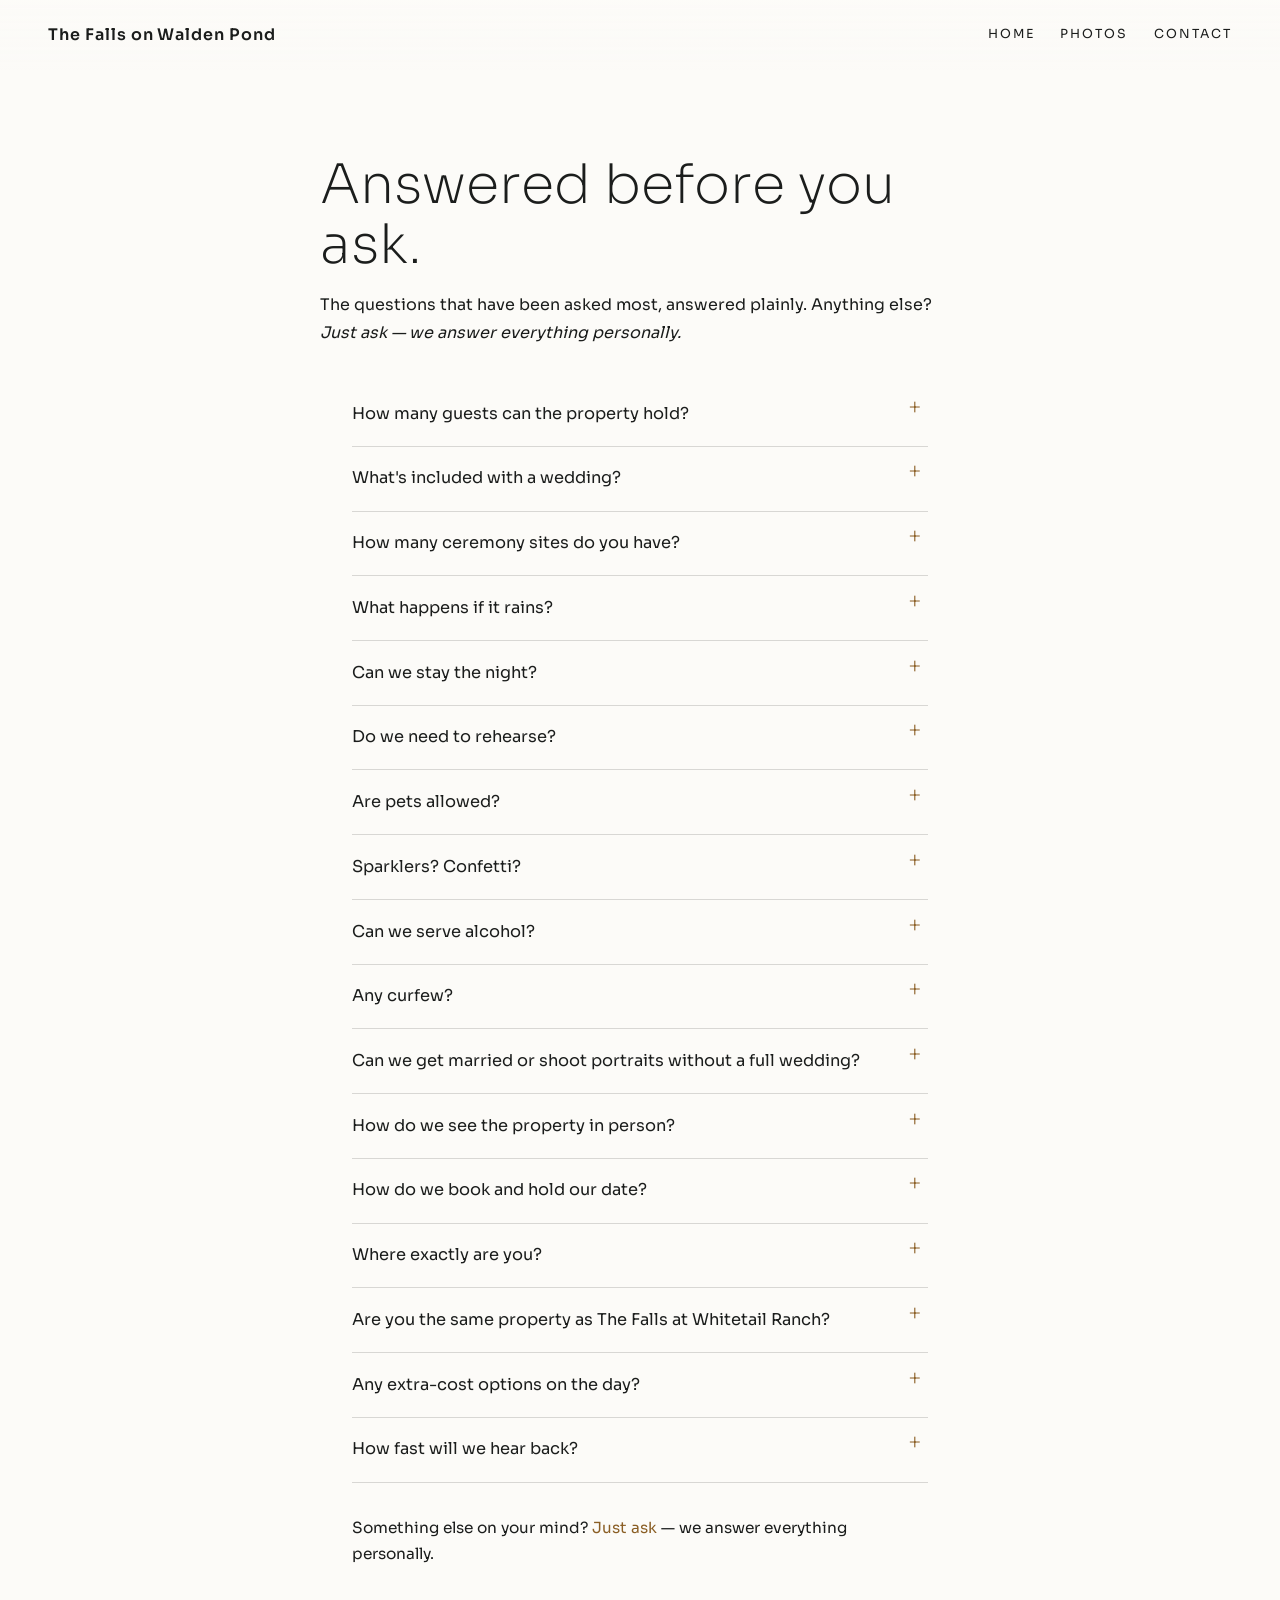
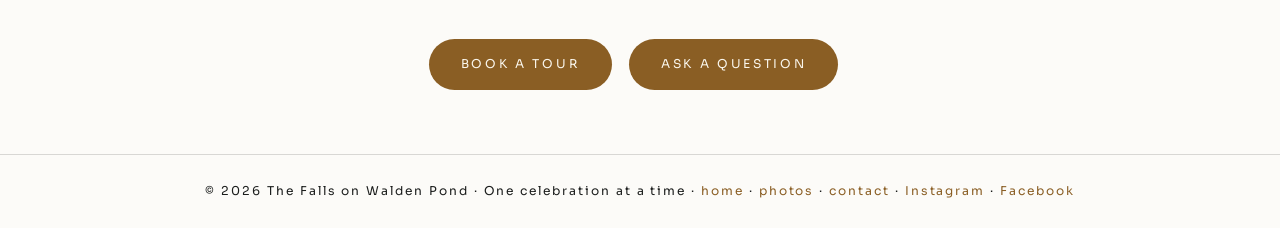
<file: faq.html>
<!DOCTYPE html>
<html lang="en">
<head>
  <meta charset="UTF-8">
  <meta name="viewport" content="width=device-width, initial-scale=1.0">
    <meta name="robots" content="noindex">
  <title>FAQ — The Falls on Walden Pond | Calhoun, Georgia</title>
  <meta name="description" content="Questions about The Falls on Walden Pond, a family-owned wedding and event venue in Calhoun, Georgia — guest count, what's included, the four ceremony sites, the rain plan, overnight in the house, pets and sparkler policies, tours and directions. Up to 150 guests, one celebration a day.">
  <meta property="og:site_name" content="The Falls on Walden Pond">
  <meta property="og:type" content="website">
  <meta property="og:url" content="https://on-walden-pond.github.io/faq.html">
  <meta property="og:title" content="FAQ — The Falls on Walden Pond">
  <meta property="og:description" content="Guest count, what's included, the rain plan, tours and elopements — the questions that have been asked most, answered plainly.">
  <meta property="og:image" content="https://on-walden-pond.github.io/photos-new/falls-twilight/21.jpg">
  <meta name="twitter:card" content="summary_large_image">
  <link rel="icon" href="data:image/svg+xml,%3Csvg xmlns='http://www.w3.org/2000/svg' viewBox='0 0 64 64'%3E%3Ccircle cx='32' cy='32' r='30' fill='%232f4034'/%3E%3Cpath d='M14 38c6-4 10 4 16 0s10 4 16 0' stroke='%23f7f4ec' stroke-width='3' fill='none' stroke-linecap='round'/%3E%3Cpath d='M14 46c6-4 10 4 16 0s10 4 16 0' stroke='%23b08d57' stroke-width='3' fill='none' stroke-linecap='round'/%3E%3Cpath d='M32 12c6 6 6 14 0 20-6-6-6-14 0-20z' fill='%23f7f4ec'/%3E%3C/svg%3E">
  <link rel="preconnect" href="https://fonts.googleapis.com">
  <link rel="preconnect" href="https://fonts.gstatic.com" crossorigin>
  <link href="https://fonts.googleapis.com/css2?family=Sora:wght@200;300;400;600&display=swap" rel="stylesheet">
  <style>
    :root { --ink: #1b1d1c; --dim: #1b1d1c; --accent: #8a5e24; --bg: #fcfbf8;
      --hair: rgba(27,29,28,0.16); --line: rgba(27,29,28,0.38); --bar-g: rgba(252,251,248,0.86); }
    * { margin: 0; padding: 0; box-sizing: border-box; }
    html { scroll-behavior: smooth; }
    body { font-family: Sora, sans-serif; font-weight: 400; background: var(--bg); color: var(--ink); line-height: 1.75; transition: background-color .45s ease, color .45s ease; }
    img { display: block; max-width: 100%; }
    .lbl { font-size: 0.74rem; letter-spacing: 0.4em; text-transform: uppercase; color: var(--accent); }

    .bar { position: fixed; inset: 0 0 auto 0; z-index: 20; display: flex; justify-content: space-between; align-items: center; padding: 1.3rem clamp(1.25rem, 4vw, 3rem); background: linear-gradient(var(--bar-g), transparent); }
    .brand { font-weight: 600; letter-spacing: 0.06em; color: var(--ink); text-decoration: none; }
    .bar-right { display: flex; align-items: center; gap: 1.2rem; }
    nav { display: flex; gap: 1.6rem; }
    nav a { color: var(--ink); text-decoration: none; font-size: 0.78rem; letter-spacing: 0.16em; text-transform: uppercase; }
    nav a:hover { color: var(--accent); }

    .btn { display: inline-block; margin-top: 1.8rem; margin-right: 0.8rem; padding: 0.95rem 2rem; font-size: 0.76rem; letter-spacing: 0.22em; text-transform: uppercase; text-decoration: none; border-radius: 999px; }
    .btn-solid { background: var(--accent); color: #faf6ec; }
    .btn-solid:hover { background: #6f4a1a; color: #faf6ec; }
    .btn-line { background: var(--accent); color: #faf6ec; }
    .btn-line:hover { background: #6f4a1a; color: #faf6ec; }

    .intro { padding: 9rem clamp(1.25rem, 5vw, 3rem) 0; max-width: 46rem; margin: 0 auto; }
    h1 { font-weight: 200; font-size: clamp(2rem, 5vw, 3.4rem); line-height: 1.1; margin: 0.7rem 0 1rem; }
    .intro p { color: var(--dim); max-width: 40rem; }

    .wrap { max-width: 42rem; margin: 2.2rem auto 0; padding: 0 clamp(1.25rem, 5vw, 3rem) 4rem; }
    .faq details { border-bottom: 1px solid var(--hair); }
    .faq summary { list-style: none; cursor: pointer; padding: 1.1rem 2.2rem 1.1rem 0; font-weight: 400; font-size: 1.02rem; position: relative; }
    .faq summary::-webkit-details-marker { display: none; }
    .faq summary::after { content: '+'; position: absolute; right: 0.4rem; top: 0.85rem; color: var(--accent); font-weight: 200; font-size: 1.45rem; line-height: 1; }
    .faq details[open] summary::after { content: '\2013'; }
    .faq .a { color: var(--dim); font-size: 0.98rem; padding: 0 0 1.2rem; max-width: 36rem; }
    .faq a, .ask a { color: var(--accent); text-decoration: none; }
    .ask { color: var(--dim); margin: 2rem 0 0; font-size: 0.96rem; }
    .cta { text-align: center; margin-top: 2.6rem; }

    footer { text-align: center; padding: 1.6rem; font-size: 0.76rem; letter-spacing: 0.16em; color: var(--dim); border-top: 1px solid var(--hair); }
    footer a { color: var(--accent); text-decoration: none; }
    @media (max-width: 820px) { nav a:not(:last-child) { display: none; } }
  </style>
</head>
<body>
  <div class="bar">
    <a class="brand" href="index.html">The Falls on Walden Pond</a>
    <div class="bar-right">
      <nav>
        <a href="index.html">Home</a>
        <a href="photos.html">Photos</a>
        <a href="contact.html">Contact</a>
      </nav>
    </div>
  </div>

  <div class="intro">
    <h1>Answered before you ask.</h1>
    <p>The questions that have been asked most, answered plainly. Anything else? <em>Just ask — we answer everything personally.</em></p>
  </div>

  <div class="wrap">
    <div class="faq">
      <details>
        <summary>How many guests can the property hold?</summary>
        <p class="a">Up to <b>150 guests</b> — and the whole property is yours alone. One celebration a day, never shared with another party.</p>
      </details>
      <details>
        <summary>What's included with a wedding?</summary>
        <p class="a"><b>The entire property</b>. Tables and chairs for your guest count come with the day — and so do the wooden bar, stage with electricity, stone fireplace, fridge and freezer. The golf cart is available with one of our drivers, and so is the house to get ready in, at extra cost — just ask.</p>
      </details>
      <details>
        <summary>How many ceremony sites do you have?</summary>
        <p class="a">Four, all on the property: <b>fountain-side</b> (the fountain can be turned off on request), <b>dockside</b> on the bridge, <b>the pavilion lawn</b>, and the <b>back deck of the house</b> — plus smaller nooks for two-person vows. Other spots are open with venue approval; there's a good backdrop every fifty feet.</p>
      </details>
      <details>
        <summary>What happens if it rains?</summary>
        <p class="a">The covered pavilion seats your whole party — bar and fireplace included — and it's the wet-weather home for any ceremony site. Every outdoor location is also tent-friendly, and small weddings can move inside the house. We'll walk you through the rain plan together before you book.</p>
      </details>
      <details>
        <summary>Can we stay the night?</summary>
        <p class="a">Yes — the house has a large bedroom with its own bath. The house is at extra cost — overnight covers the day before and the day of your event, not a whole-weekend rental. Inquire when booking.</p>
      </details>
      <details>
        <summary>Do we need to rehearse?</summary>
        <p class="a">It's worth it — a rehearsal keeps the ceremony flowing. We can open the property for you within 24–48 hours of your event; if you're on the day-before-and-day-of package, the rehearsal day is already built in.</p>
      </details>
      <details>
        <summary>Are pets allowed?</summary>
        <p class="a">The grounds and the house stay pet-free, with service animals always welcome. If you have a situation, tell us — we'll find the best way to accommodate you.</p>
      </details>
      <details>
        <summary>Sparklers? Confetti?</summary>
        <p class="a">Sparklers — yes, and they make a beautiful send-off. For the exit, stick to leave-no-trace items — real petals, bubbles, sparklers. No glitter, rice, confetti or artificial petals.</p>
      </details>
      <details>
        <summary>Can we serve alcohol?</summary>
        <p class="a">Yes — just make sure whoever serves it, caterer or bartender, holds a liquor license. That's the only rule.</p>
      </details>
      <details>
        <summary>Any curfew?</summary>
        <p class="a">Music off by <b>10 p.m.</b> — that's county law. The property is yours for your package hours.</p>
      </details>
      <details>
        <summary>Can we get married or shoot portraits without a full wedding?</summary>
        <p class="a">Yes — <b>elopements and portrait sessions by the hour</b>, Monday through Thursday. Early light on the fountain and the bridge is hard to beat.</p>
      </details>
      <details>
        <summary>How do we see the property in person?</summary>
        <p class="a">Tours are by appointment — press <a href="contact.html?purpose=tour">Book a Tour</a> and suggest a day that works for you; a family member will set the time.</p>
      </details>
      <details>
        <summary>How do we book and hold our date?</summary>
        <p class="a">Tell us your date, sign a short contract, and put down a <b>50% deposit</b> — that holds the day. We take cash, check, Zelle and Venmo. <b>The deposit is non-refundable</b>, but with at least <b>30 days'</b> notice we'll move you to another open date. There's no set lead time — if your date is open, you can book it.</p>
      </details>
      <details>
        <summary>Where exactly are you?</summary>
        <p class="a">565 Owens Gin Road NE, Calhoun, Georgia — 30 private gated acres built around a stocked, spring-fed lake, about an hour from Atlanta and far enough that it feels like another world.</p>
      </details>
      <details>
        <summary>Are you the same property as The Falls at Whitetail Ranch?</summary>
        <p class="a">Yes — the same 30 gated acres, the same falls, the same lake and pavilion. The property is under <b>new ownership: the Little family</b>, and this is our current site. <a href="https://thefallsatwhitetailranch.com" target="_blank" rel="noopener">thefallsatwhitetailranch.com</a> is the old site. If you booked with us before or found us there, this is where to reach us now — with a new phone number and a new email.</p>
      </details>
      <details>
        <summary>Any extra-cost options on the day?</summary>
        <p class="a">Fishing on the pond is available at extra cost — catch and release, bring your own gear. So is extra time on the property past your package hours, and an overnight stay in the house. Inquire when booking, and we'll price it for your day.</p>
      </details>
      <details>
        <summary>How fast will we hear back?</summary>
        <p class="a">Within <b>24–48 hours</b> — from a real family member, not an event company. Same phone, same family, every time.</p>
      </details>
    </div>
    <p class="ask">Something else on your mind? <a href="contact.html">Just ask</a> — we answer everything personally.</p>
    <div class="cta">
      <a class="btn btn-solid" href="contact.html?purpose=tour">Book a Tour</a>
      <a class="btn btn-line" href="contact.html">Ask a Question</a>
    </div>
  </div>

  <footer>© 2026 The Falls on Walden Pond · One celebration at a time · <a href="index.html">home</a> · <a href="photos.html">photos</a> · <a href="contact.html">contact</a> · <a href="https://instagram.com/the_falls_on_walden_pond" target="_blank" rel="noopener">Instagram</a> · <a href="https://www.facebook.com/people/The-Falls-on-Walden-Pond/61592246888182/" target="_blank" rel="noopener">Facebook</a></footer>
</body>
</html>
</file>
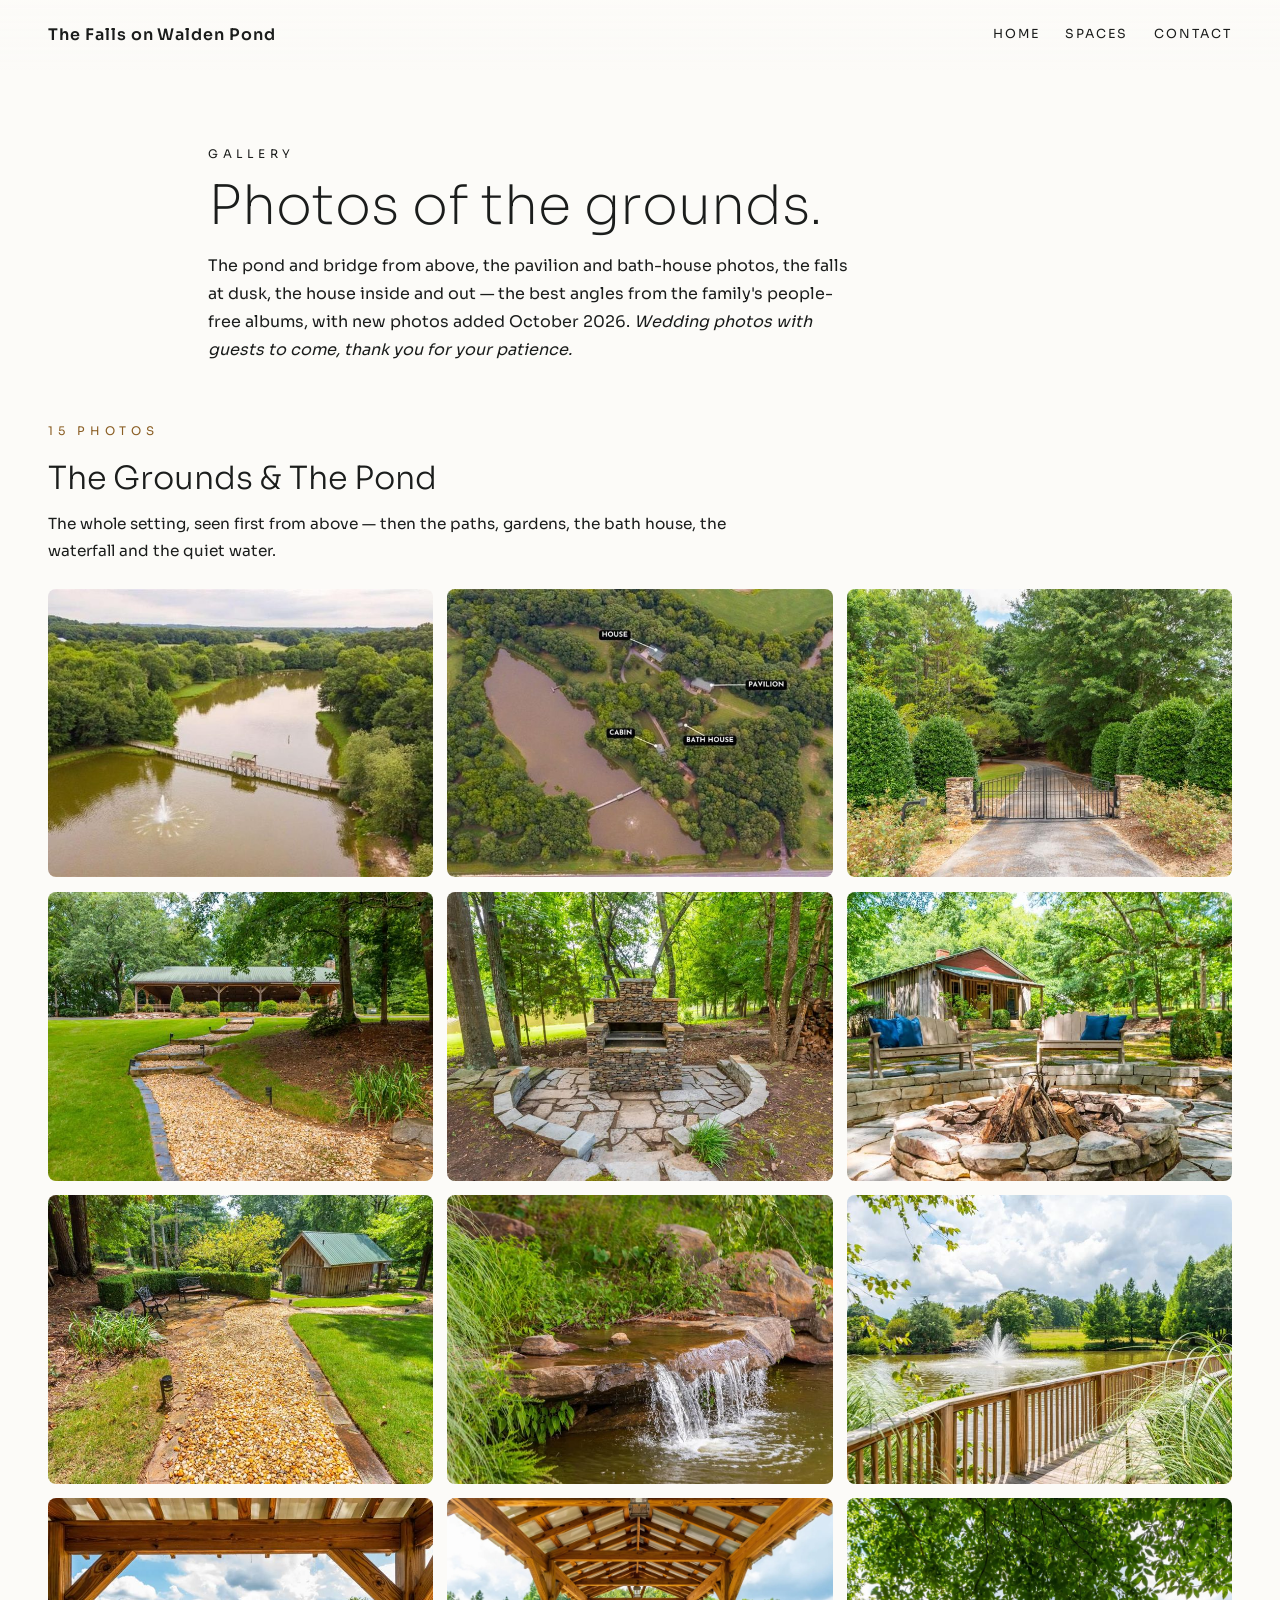
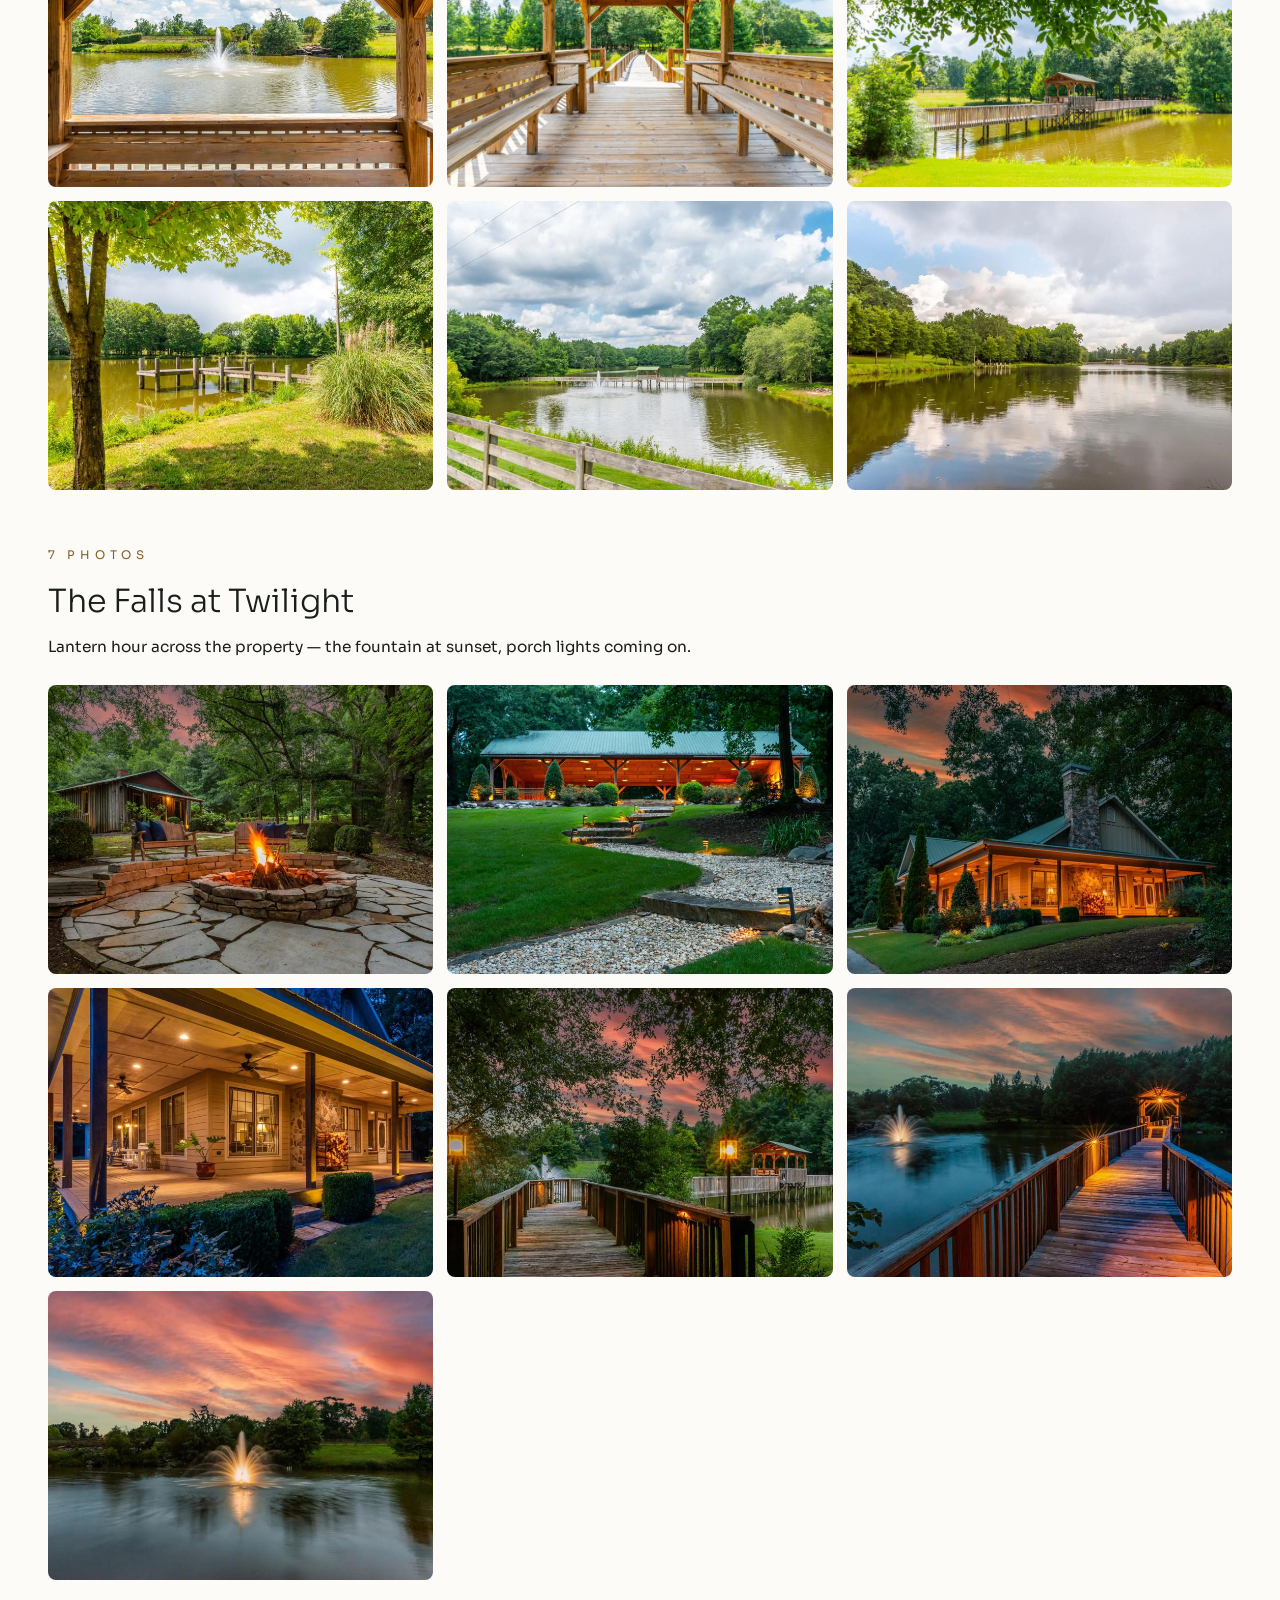
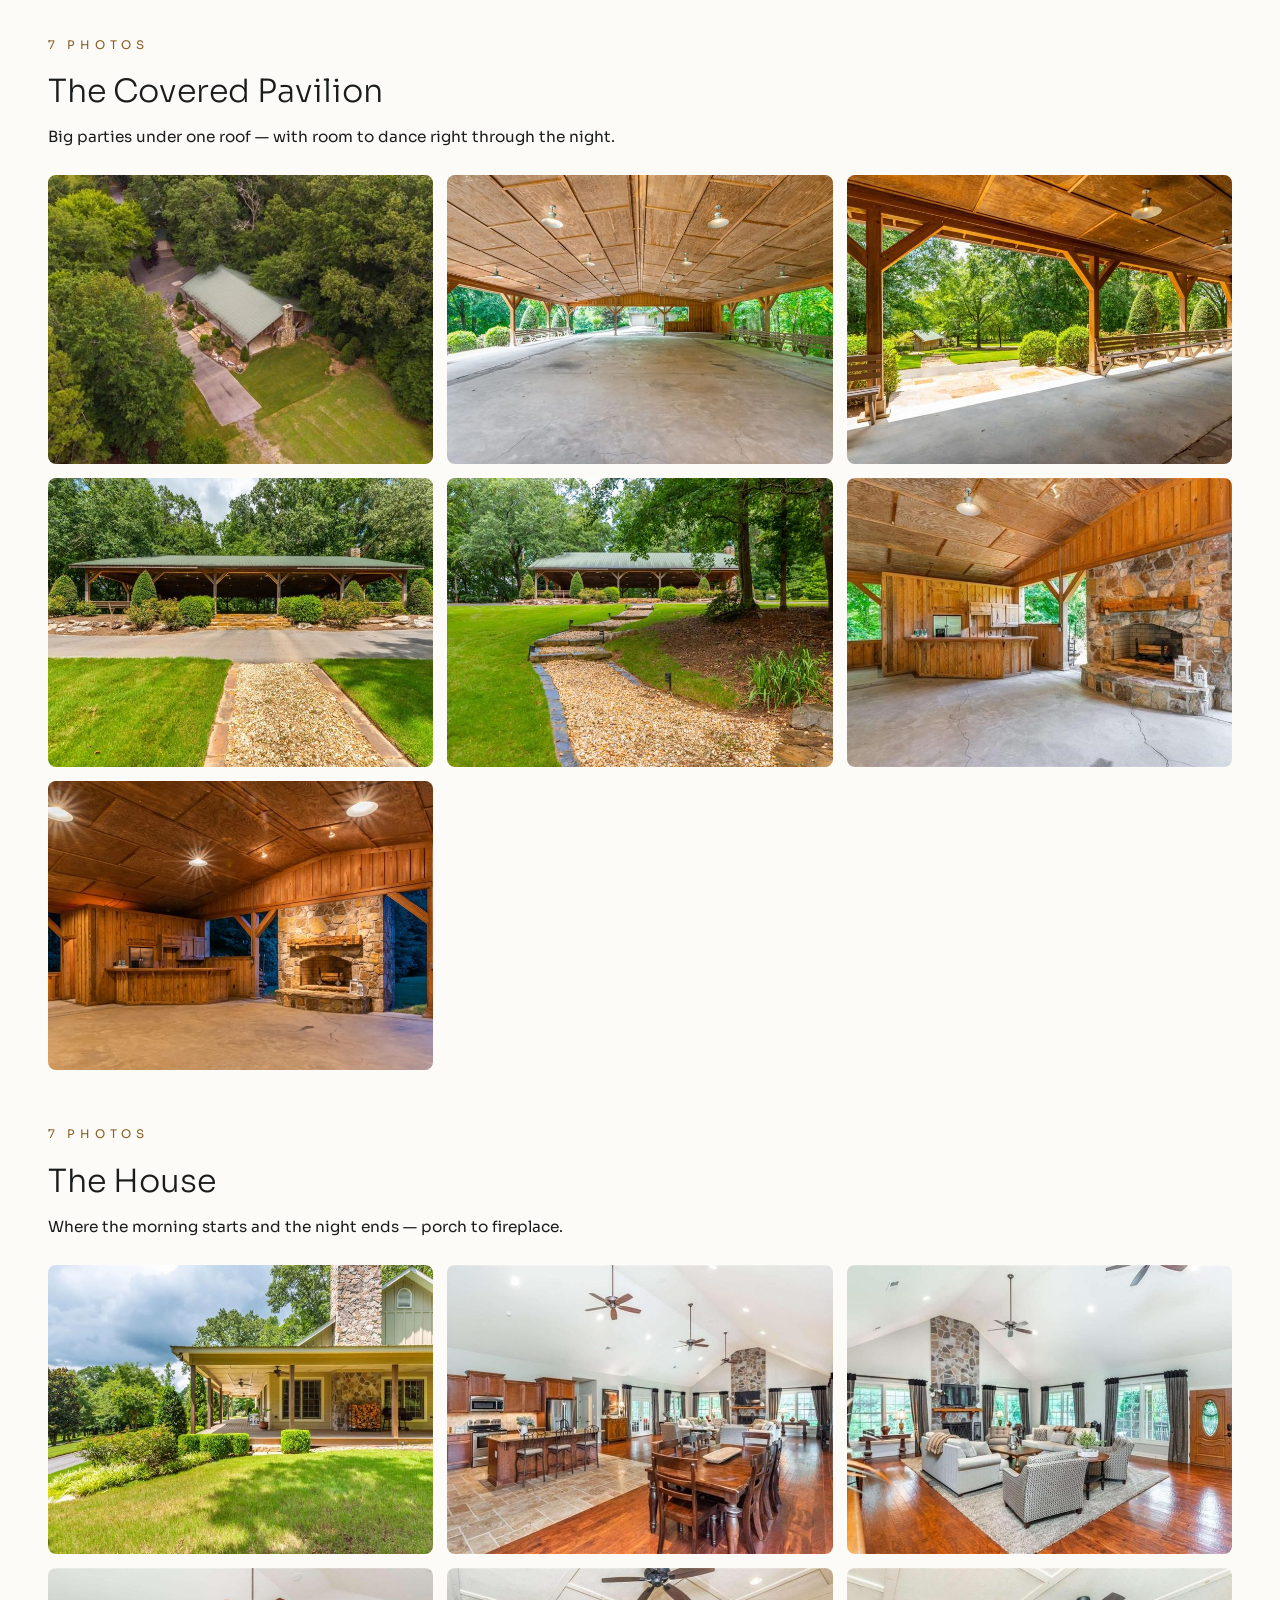
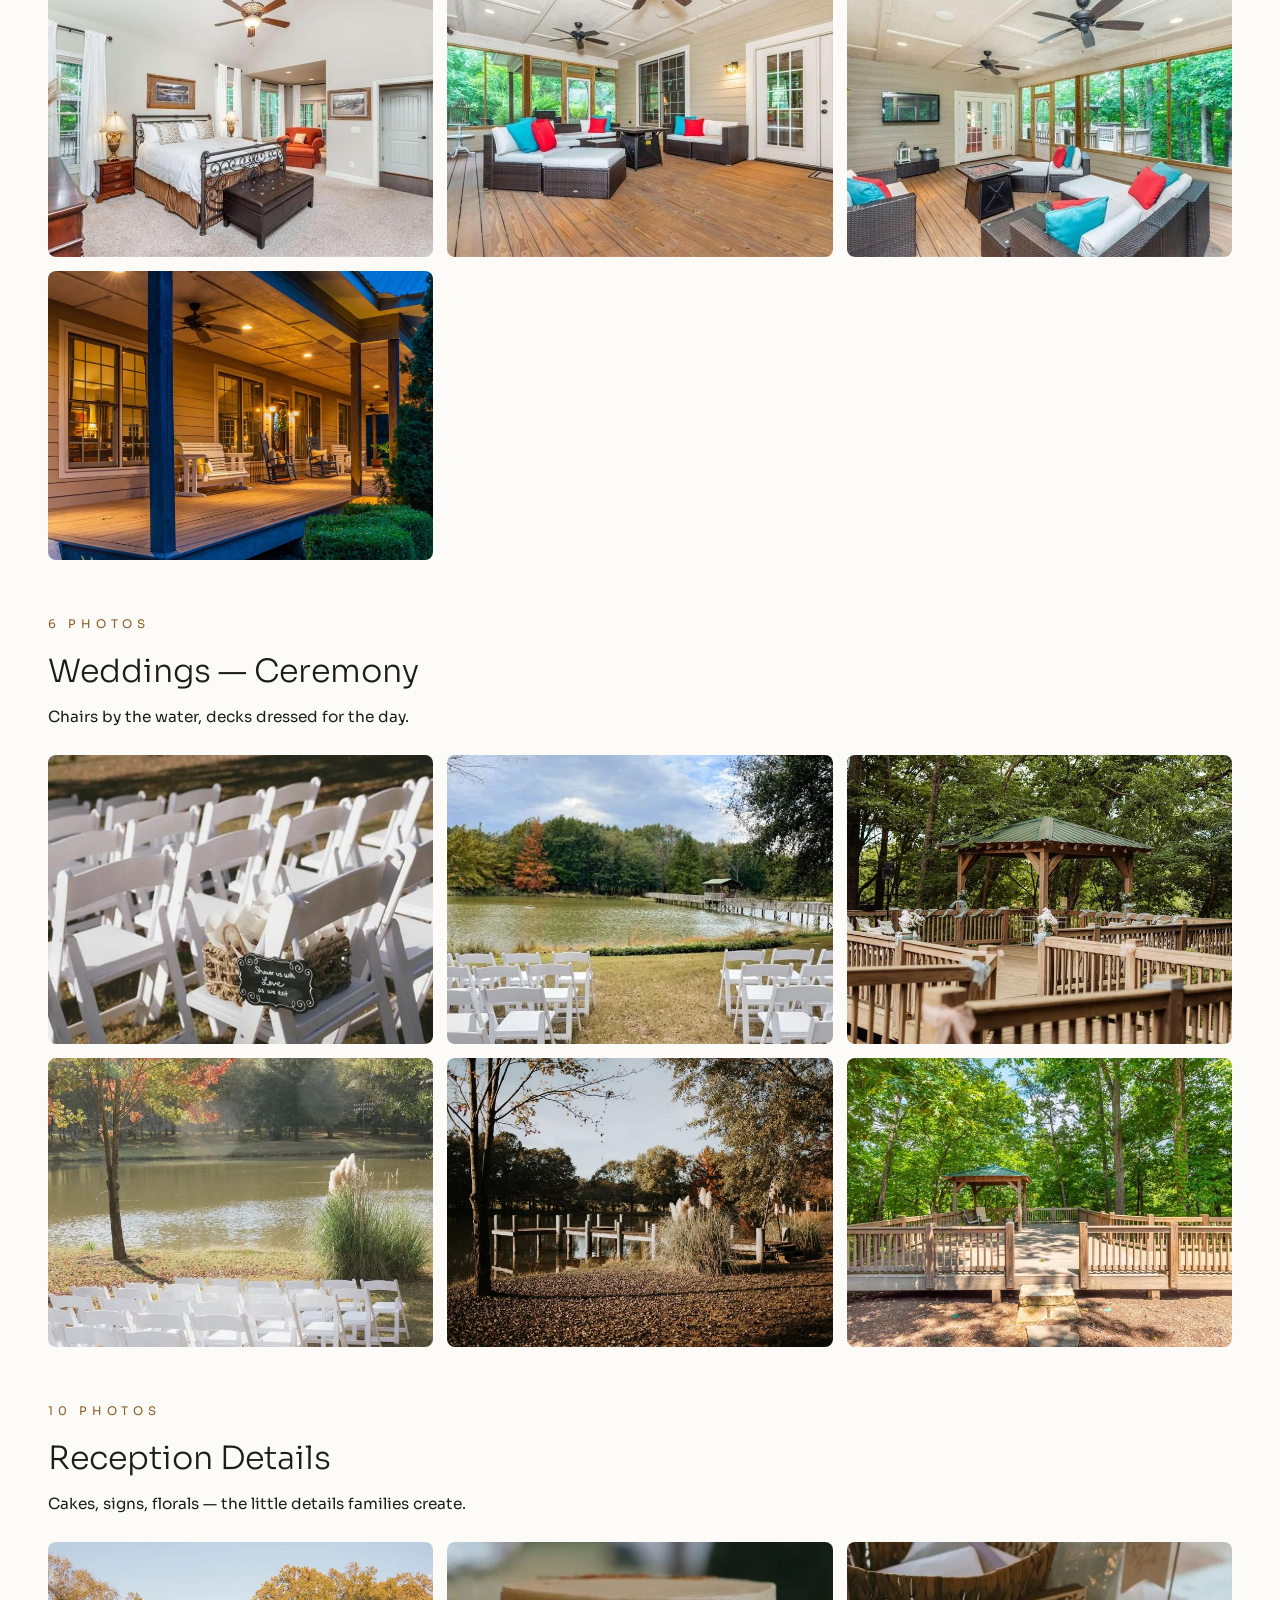
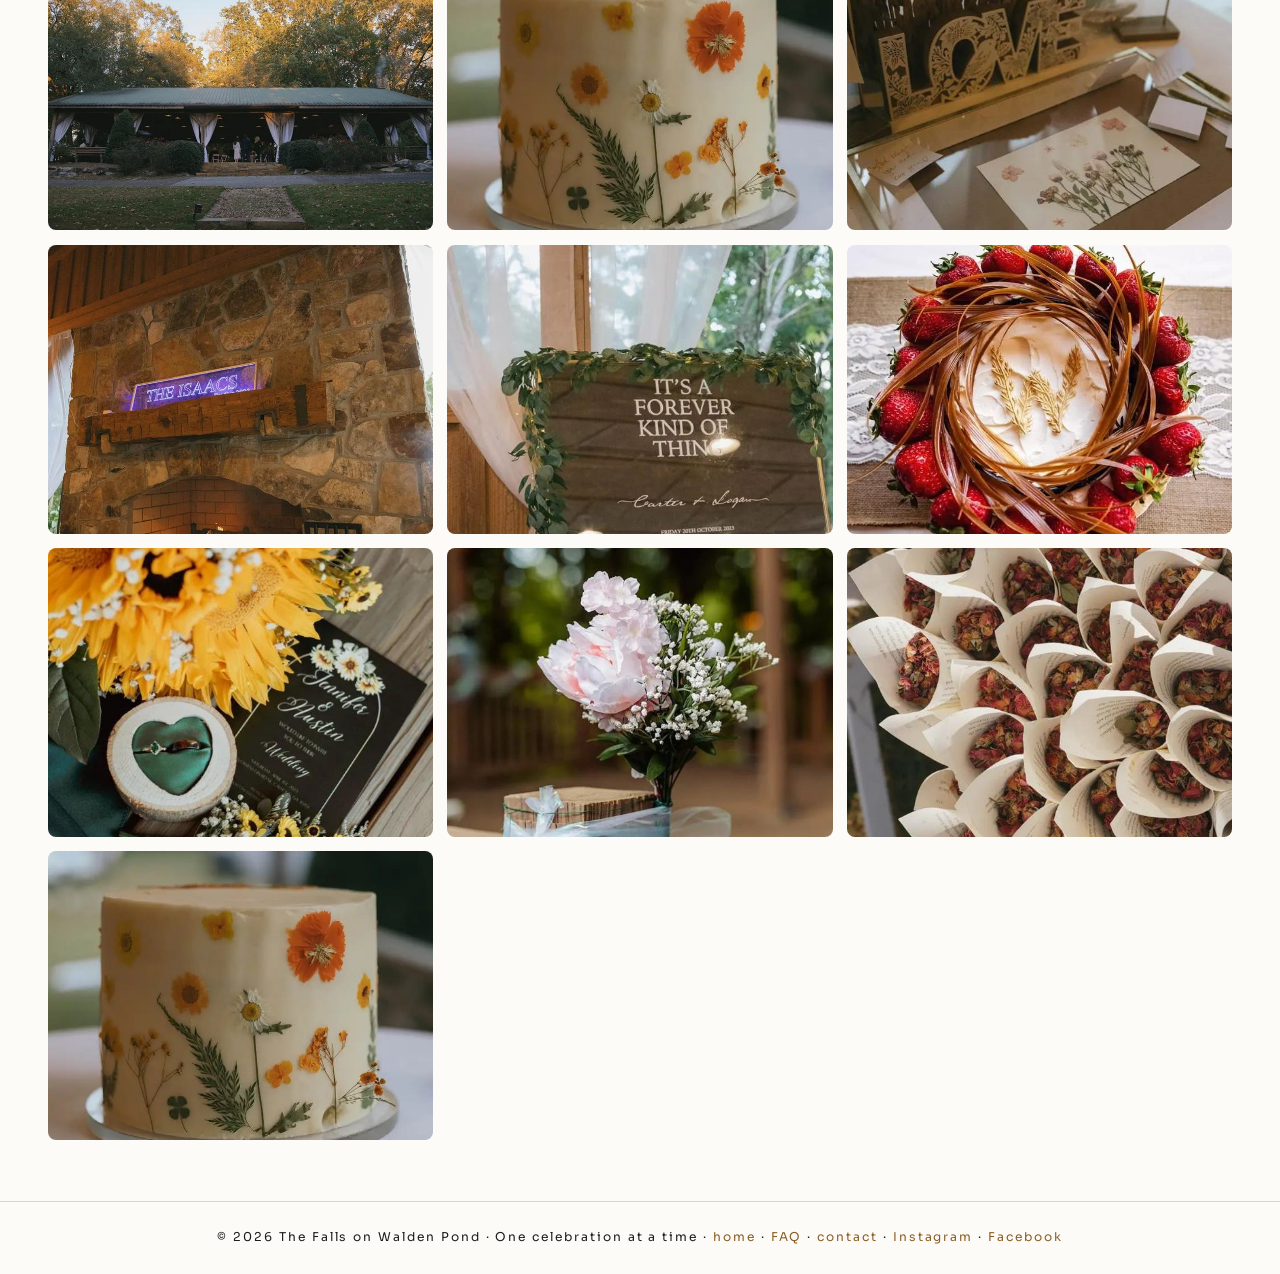
<file: photos.html>
<!DOCTYPE html>
<html lang="en">
<head>
  <meta charset="UTF-8">
  <meta name="viewport" content="width=device-width, initial-scale=1.0">
    <meta name="robots" content="noindex">
  <title>Photos — The Falls on Walden Pond | Calhoun, Georgia</title>
  <meta name="description" content="Photos of The Falls on Walden Pond, a family-owned wedding venue in Calhoun, Georgia — the pond, lantern bridge, covered pavilion, bath house, falls at dusk, and grounds. Up to 150 guests.">
  <meta property="og:site_name" content="The Falls on Walden Pond">
  <meta property="og:type" content="website">
  <meta property="og:url" content="https://on-walden-pond.github.io/photos.html">
  <meta property="og:title" content="Photos — The Falls on Walden Pond">
  <meta property="og:description" content="The pond, the bridge, the pavilion, the falls at dusk — photos of the grounds at The Falls on Walden Pond. Wedding photos with guests to come, thank you for your patience.">
  <meta property="og:image" content="https://on-walden-pond.github.io/photos-new/falls-twilight/21.jpg">
  <meta name="twitter:card" content="summary_large_image">
  <link rel="icon" href="data:image/svg+xml,%3Csvg xmlns='http://www.w3.org/2000/svg' viewBox='0 0 64 64'%3E%3Ccircle cx='32' cy='32' r='30' fill='%232f4034'/%3E%3Cpath d='M14 38c6-4 10 4 16 0s10 4 16 0' stroke='%23f7f4ec' stroke-width='3' fill='none' stroke-linecap='round'/%3E%3Cpath d='M14 46c6-4 10 4 16 0s10 4 16 0' stroke='%23b08d57' stroke-width='3' fill='none' stroke-linecap='round'/%3E%3Cpath d='M32 12c6 6 6 14 0 20-6-6-6-14 0-20z' fill='%23f7f4ec'/%3E%3C/svg%3E">
  <link rel="preconnect" href="https://fonts.googleapis.com">
  <link rel="preconnect" href="https://fonts.gstatic.com" crossorigin>
  <link href="https://fonts.googleapis.com/css2?family=Sora:wght@200;300;400;600&display=swap" rel="stylesheet">
  <style>
    :root { --ink: #1b1d1c; --dim: #1b1d1c; --accent: #8a5e24; --bg: #fcfbf8;
      --hair: rgba(27,29,28,0.16); --line: rgba(27,29,28,0.38); --bar-g: rgba(252,251,248,0.86); }
    * { margin: 0; padding: 0; box-sizing: border-box; }
    html { scroll-behavior: smooth; }
    body { font-family: Sora, sans-serif; font-weight: 400; background: var(--bg); color: var(--ink); line-height: 1.75; transition: background-color .45s ease, color .45s ease; }
    img { display: block; max-width: 100%; }
    .lbl { font-size: 0.74rem; letter-spacing: 0.4em; text-transform: uppercase; color: var(--accent); }

    .bar { position: fixed; inset: 0 0 auto 0; z-index: 20; display: flex; justify-content: space-between; align-items: center; padding: 1.3rem clamp(1.25rem, 4vw, 3rem); background: linear-gradient(var(--bar-g), transparent); }
    .brand { font-weight: 600; letter-spacing: 0.06em; color: var(--ink); text-decoration: none; }
    .bar-right { display: flex; align-items: center; gap: 1.2rem; }
    nav { display: flex; gap: 1.6rem; }
    nav a { color: var(--ink); text-decoration: none; font-size: 0.78rem; letter-spacing: 0.16em; text-transform: uppercase; }
    nav a:hover { color: var(--accent); }

    .intro { padding: 9rem clamp(1.25rem, 5vw, 3rem) 1rem; max-width: 60rem; margin: 0 auto; }
    h1 { font-weight: 200; font-size: clamp(2rem, 5vw, 3.4rem); line-height: 1.1; margin: 0.7rem 0 1rem; }
    .intro p { color: var(--dim); max-width: 40rem; }

    .album { max-width: 80rem; margin: 0 auto; padding: 2.6rem clamp(1.25rem, 5vw, 3rem) 0.8rem; }
    .album h2 { font-weight: 300; font-size: clamp(1.4rem, 3.4vw, 2rem); margin: 0.5rem 0 0.3rem; }
    .album .note { color: var(--dim); font-size: 0.96rem; max-width: 44rem; }
    .grid { display: grid; grid-template-columns: repeat(3, 1fr); gap: 0.9rem; margin-top: 1.5rem; }
    .grid img { width: 100%; aspect-ratio: 4/3; object-fit: cover; border-radius: 8px; }
    @media (max-width: 820px) { .grid { grid-template-columns: 1fr 1fr; } nav a:not(:last-child) { display: none; } }

    footer { text-align: center; margin-top: 3rem; padding: 1.6rem; font-size: 0.76rem; letter-spacing: 0.16em; color: var(--dim); border-top: 1px solid var(--hair); }
    footer a { color: var(--accent); text-decoration: none; }
  </style>
</head>
<body>
  <div class="bar">
    <a class="brand" href="index.html">The Falls on Walden Pond</a>
    <div class="bar-right">
      <nav>
        <a href="index.html">Home</a>
        <a href="index.html#spaces">Spaces</a>
        <a href="contact.html">Contact</a>
      </nav>
    </div>
  </div>

  <div class="intro">
    <p class="lbl">Gallery</p>
    <h1>Photos of the grounds.</h1>
    <p>The pond and bridge from above, the pavilion and bath-house photos, the falls at dusk, the house inside and out — the best angles from the family's people-free albums, with new photos added October 2026.
    <em>Wedding photos with guests to come, thank you for your patience.</em></p>
  </div>

    <section class="album">
      <p class="lbl">15 Photos</p>
      <h2>The Grounds &amp; The Pond</h2>
      <p class="note">The whole setting, seen first from above — then the paths, gardens, the bath house, the waterfall and the quiet water.</p>
      <div class="grid">
        <img src="photos-gallery/aerial/1.jpg" alt="Aerial view over the property — pond, boardwalk with gazebo and fountain among the trees at The Falls on Walden Pond" loading="lazy">
        <img src="photos-gallery/aerial/2.jpg" alt="Labeled aerial view of the property identifying the house, pavilion, cabin and bath house around the pond at The Falls on Walden Pond" loading="lazy">
        <img src="photos-gallery/outdoor-features/4.jpg" alt="Private gated entrance with stone pillars and an iron gate at The Falls on Walden Pond" loading="lazy">
        <img src="photos-gallery/outdoor-features/13.jpg" alt="Gravel path with stone steps and lights toward lake pavilion at The Falls on Walden Pond" loading="lazy">
        <img src="photos-gallery/outdoor-features/17.jpg" alt="Stone outdoor grill with smoker on circular stone patio at The Falls on Walden Pond" loading="lazy">
        <img src="photos-gallery/outdoor-features/19.jpg" alt="Stone fire pit with cushioned wooden benches before cabin at The Falls on Walden Pond" loading="lazy">
        <img src="photos-gallery/bath-house/7.jpg" alt="Gravel path with benches leading to green-roofed bath house at The Falls on Walden Pond" loading="lazy">
        <img src="photos-gallery/outdoor-features/29.jpg" alt="Small cascading rock waterfall into pond with ornamental grass at The Falls on Walden Pond" loading="lazy">
        <img src="photos-gallery/walden-pond-new/3.jpg" alt="Daytime pond with spraying fountain viewed over wooden deck railing at The Falls on Walden Pond" loading="lazy">
        <img src="photos-gallery/walden-pond-new/11.jpg" alt="Daytime fountain in pond framed by gazebo opening at The Falls on Walden Pond" loading="lazy">
        <img src="photos/walden-pond/fb-122098695927408229.jpg" alt="Inside the boardwalk gazebo looking out along the wooden bridge at The Falls on Walden Pond" loading="lazy">
        <img src="photos/walden-pond/fb-122098697619408229.jpg" alt="The boardwalk and gazebo across the pond framed by tree branches at The Falls on Walden Pond" loading="lazy">
        <img src="photos-gallery/walden-pond-new/20.jpg" alt="Daytime wooden dock on pond framed by tree and grasses at The Falls on Walden Pond" loading="lazy">
        <img src="photos-gallery/outdoor-features/3.jpg" alt="Wooden fishing pier on the stocked, spring-fed lake at The Falls on Walden Pond" loading="lazy">
        <img src="photos-gallery/outdoor-features/31.jpg" alt="Calm lake reflecting sky and tree line at The Falls on Walden Pond" loading="lazy">
      </div>
    </section>

    <section class="album">
      <p class="lbl">7 Photos</p>
      <h2>The Falls at Twilight</h2>
      <p class="note">Lantern hour across the property — the fountain at sunset, porch lights coming on.</p>
      <div class="grid">
        <img src="photos-gallery/falls-twilight/1.jpg" alt="Fire pit circle with benches, lit cabin and dusk sky at The Falls on Walden Pond" loading="lazy">
        <img src="photos-gallery/falls-twilight/7.jpg" alt="Open pavilion glowing orange, lighted gravel path at dusk at The Falls on Walden Pond" loading="lazy">
        <img src="photos-gallery/falls-twilight/16.jpg" alt="House with glowing porch, stone chimney, fiery twilight sky at The Falls on Walden Pond" loading="lazy">
        <img src="photos-gallery/falls-twilight/19.jpg" alt="Wraparound porch at dusk, lit windows and porch lights at The Falls on Walden Pond" loading="lazy">
        <img src="photos-gallery/falls-twilight/5.jpg" alt="Lantern-lit footbridge over the pond at sunset with the gazebo beyond at The Falls on Walden Pond" loading="lazy">
        <img src="photos-gallery/falls-twilight/20.jpg" alt="Lit footbridge to gazebo over pond, fountain, sunset sky at The Falls on Walden Pond" loading="lazy">
        <img src="photos-gallery/falls-twilight/21.jpg" alt="Illuminated pond fountain centered under vivid orange-pink sunset at The Falls on Walden Pond" loading="lazy">      </div>
    </section>

    <section class="album">
      <p class="lbl">7 Photos</p>
      <h2>The Covered Pavilion</h2>
      <p class="note">Big parties under one roof — with room to dance right through the night.</p>
      <div class="grid">
        <img src="photos-gallery/covered-pavilion/1.jpg" alt="Aerial view of green-roofed pavilion among trees, daytime, unset at The Falls on Walden Pond" loading="lazy">
        <img src="photos-gallery/covered-pavilion/7.jpg" alt="Long empty interior with benches along both sides, daytime, unset at The Falls on Walden Pond" loading="lazy">
        <img src="photos-gallery/covered-pavilion/8.jpg" alt="Interior wooden benches facing lawn opening, daytime, no set tables at The Falls on Walden Pond" loading="lazy">
        <img src="photos-gallery/covered-pavilion/10.jpg" alt="Front exterior with green roof and stone steps, daytime, unset at The Falls on Walden Pond" loading="lazy">
        <img src="photos-gallery/covered-pavilion/18.jpg" alt="Gravel path leading to distant pavilion, daytime, unset at The Falls on Walden Pond" loading="lazy">
        <img src="photos-gallery/listing/60.jpg" alt="Covered pavilion with wooden bar and stone fireplace, daytime, unset at The Falls on Walden Pond" loading="lazy">
        <img src="photos-gallery/falls-twilight/11.jpg" alt="Covered pavilion at dusk with lit wooden bar and stone fireplace at The Falls on Walden Pond" loading="lazy">
      </div>
    </section>

    <section class="album">
      <p class="lbl">7 Photos</p>
      <h2>The House</h2>
      <p class="note">Where the morning starts and the night ends — porch to fireplace.</p>
      <div class="grid">
        <img src="photos-gallery/outdoor-features/7.jpg" alt="The house with covered porch, stone chimney and stacked firewood at The Falls on Walden Pond" loading="lazy">
        <img src="photos-gallery/house/02.jpg" alt="Open great room with kitchen, long dining table and living area at The Falls on Walden Pond" loading="lazy">
        <img src="photos-gallery/house/40.jpg" alt="Living room with stone fireplace and white sofas at The Falls on Walden Pond" loading="lazy">
        <img src="photos-gallery/house/46.jpg" alt="Bright bedroom with iron bed, bench and porch doorway at The Falls on Walden Pond" loading="lazy">
        <img src="photos-gallery/house/52.jpg" alt="Screened porch with daybeds and colorful pillows overlooking the trees at The Falls on Walden Pond" loading="lazy">
        <img src="photos-gallery/house/53.jpg" alt="Screened porch seating area facing the woods at The Falls on Walden Pond" loading="lazy">
        <img src="photos-gallery/falls-twilight/18.jpg" alt="House porch with rocking chairs and bench glowing at twilight at The Falls on Walden Pond" loading="lazy">
      </div>
    </section>

    <section class="album">
      <p class="lbl">6 Photos</p>
      <h2>Weddings — Ceremony</h2>
      <p class="note">Chairs by the water, decks dressed for the day.</p>
      <div class="grid">
        <img src="photos-gallery/dockside-ceremony/1.jpg" alt="Empty white chair rows with basket and chalk sign at The Falls on Walden Pond" loading="lazy">
        <img src="photos-gallery/fountain-ceremony/3.jpg" alt="Two empty chair sections with aisle facing lake at The Falls on Walden Pond" loading="lazy">
        <img src="photos-gallery/season-spring/10.jpg" alt="Empty gazebo ceremony deck with white chairs at The Falls on Walden Pond" loading="lazy">
        <img src="photos/weddings-fall/fb-122098706661408229.jpg" alt="Wedding ceremony photo at The Falls on Walden Pond" loading="lazy">
        <img src="photos-gallery/season-fall/2.jpg" alt="Wooden dock and pampas grass decor along lakeside shore at The Falls on Walden Pond" loading="lazy">
        <img src="photos-gallery/outdoor-features/10.jpg" alt="Deck ceremony site with a small gazebo among the trees, unset, at The Falls on Walden Pond" loading="lazy">
      </div>
    </section>

    <section class="album">
      <p class="lbl">10 Photos</p>
      <h2>Reception Details</h2>
      <p class="note">Cakes, signs, florals — the little details families create.</p>
      <div class="grid">
        <img src="photos-gallery/reception-new/2.jpg" alt="White frosted cake with cream roses on table at The Falls on Walden Pond" loading="lazy">
        <img src="photos/weddings-fall/fb-122098707915408229.jpg" alt="Single-tier wedding cake painted with wildflowers at The Falls on Walden Pond" loading="lazy">
        <img src="photos-gallery/reception-new/5.jpg" alt="Rustic LOVE sign with card box on display table at The Falls on Walden Pond" loading="lazy">
        <img src="photos-gallery/reception-new/11.jpg" alt="Stone fireplace mantel with purple neon name sign at The Falls on Walden Pond" loading="lazy">
        <img src="photos-gallery/reception-new/13.jpg" alt="Guest book sign on easel with greenery garland at The Falls on Walden Pond" loading="lazy">
        <img src="photos/weddings-summer/fb-122098705353408229.jpg" alt="Strawberry and wheat ring wreath holding two wedding rings at The Falls on Walden Pond" loading="lazy">
        <img src="photos-gallery/season-spring/4.jpg" alt="Sunflower bouquet, ring box, invitation on wood table at The Falls on Walden Pond" loading="lazy">
        <img src="photos-gallery/season-spring/9.jpg" alt="Peony centerpiece in wood box on fence railing at The Falls on Walden Pond" loading="lazy">
        <img src="photos-gallery/season-fall/13.jpg" alt="Dried petal favors in paper cones on white chairs at The Falls on Walden Pond" loading="lazy">
        <img src="photos/wedding-reception/fb-122098703121408229.jpg" alt="Reception detail photo at The Falls on Walden Pond" loading="lazy">
      </div>
    </section>


  <footer>© 2026 The Falls on Walden Pond · One celebration at a time · <a href="index.html">home</a> · <a href="faq.html">FAQ</a> · <a href="contact.html">contact</a> · <a href="https://instagram.com/the_falls_on_walden_pond" target="_blank" rel="noopener">Instagram</a> · <a href="https://www.facebook.com/people/The-Falls-on-Walden-Pond/61592246888182/" target="_blank" rel="noopener">Facebook</a></footer>
</body>
</html>
</file>
